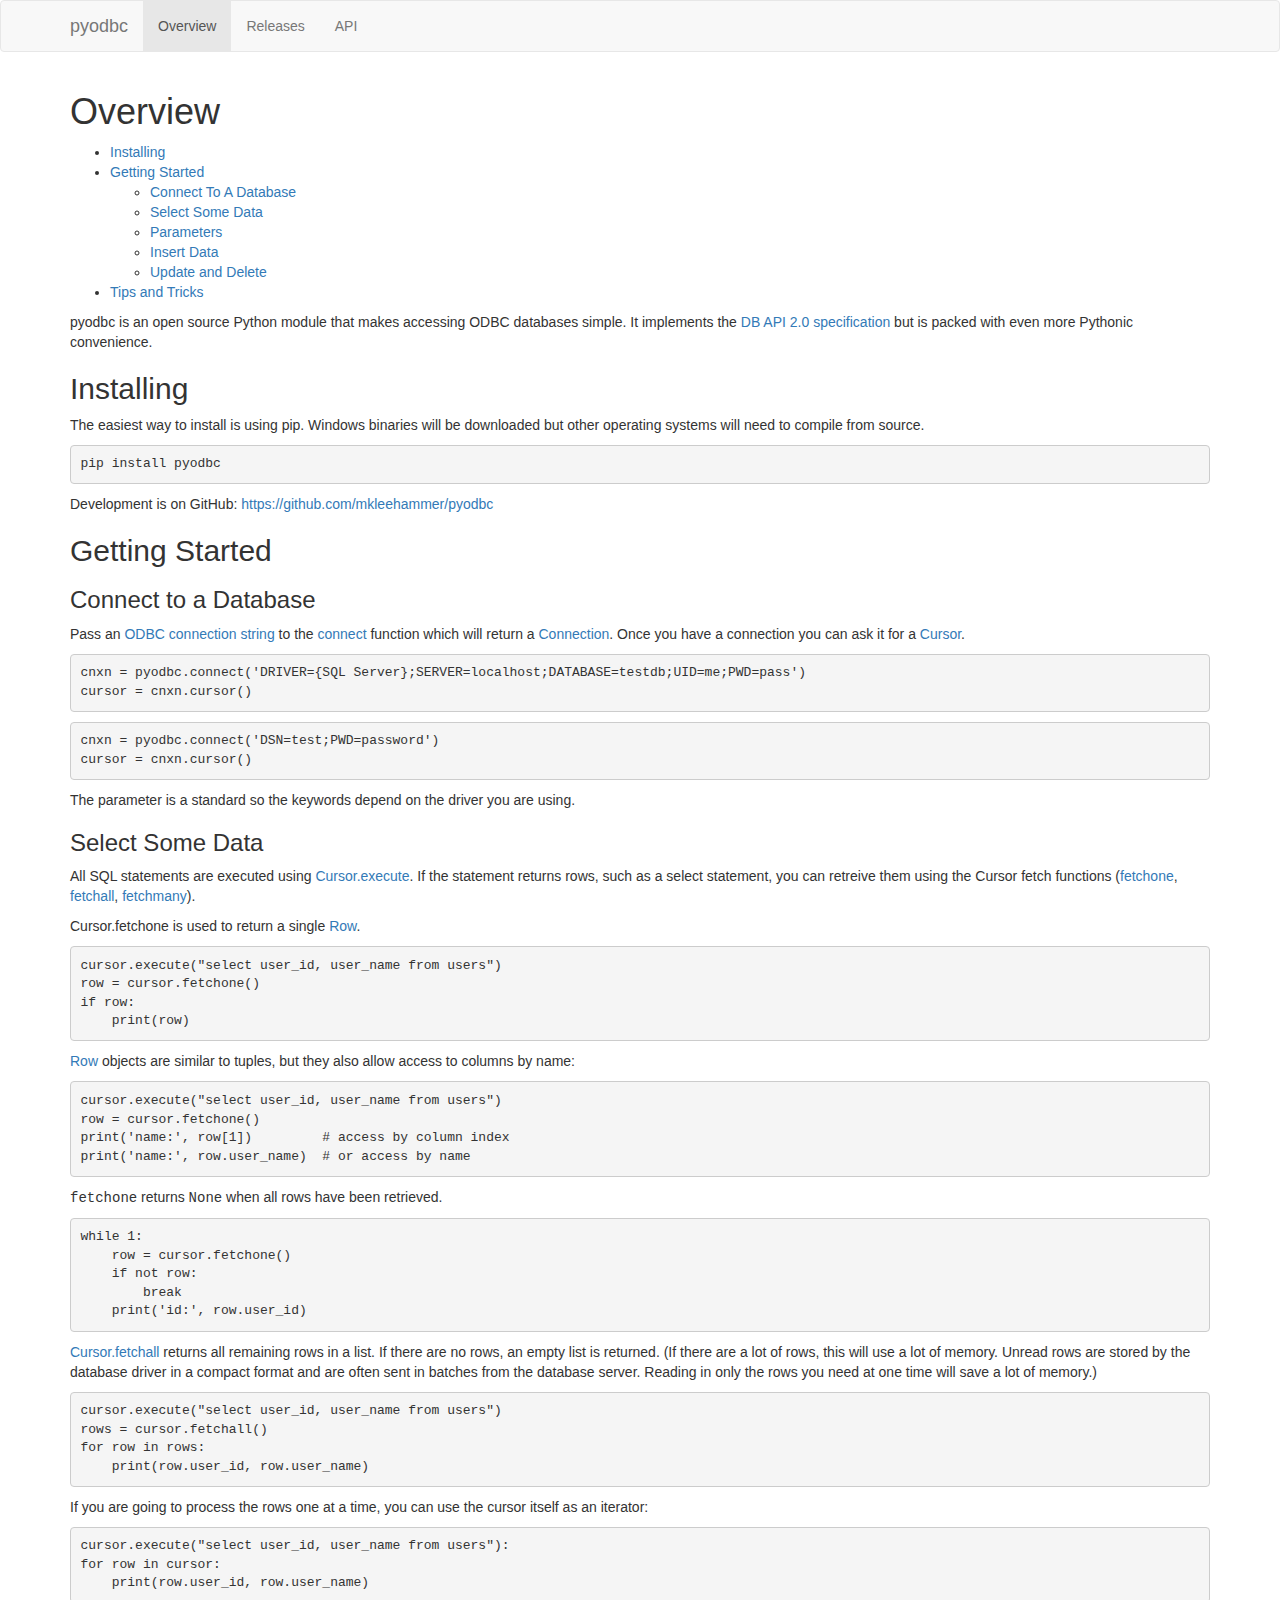
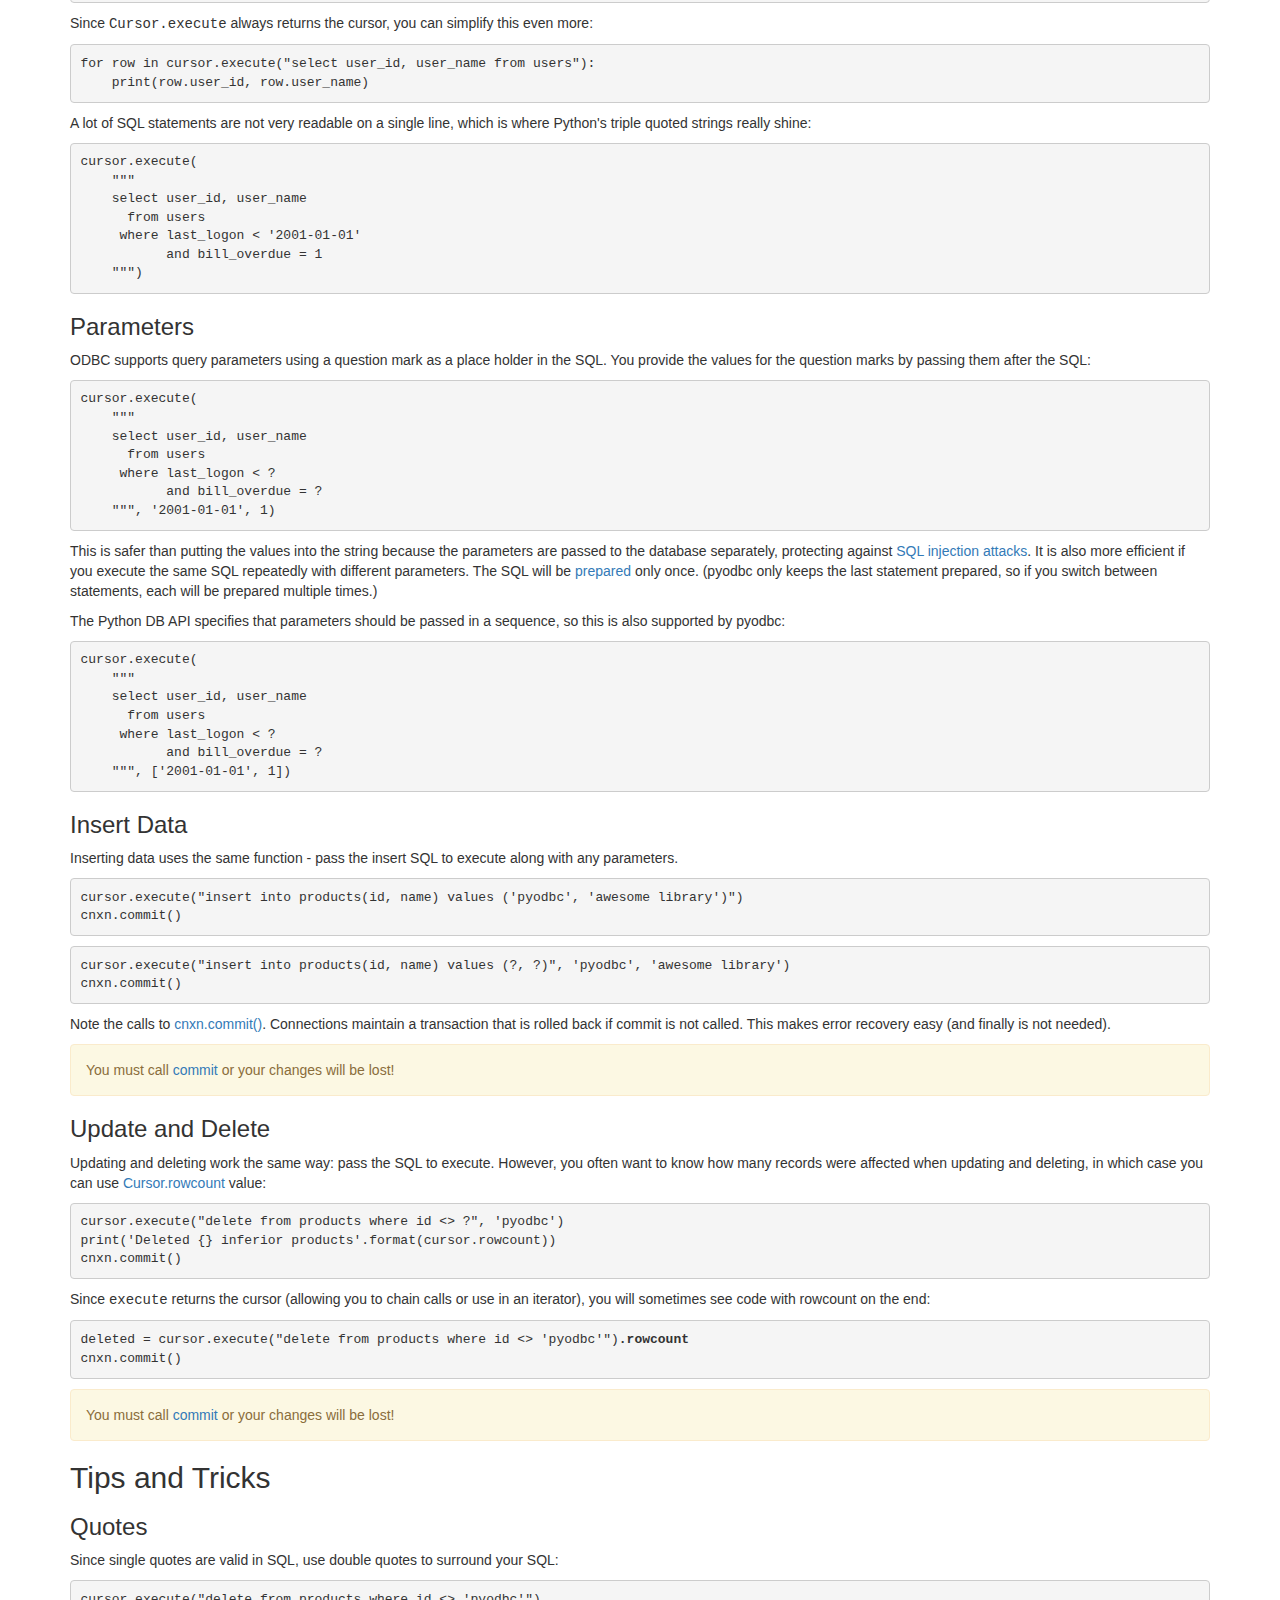
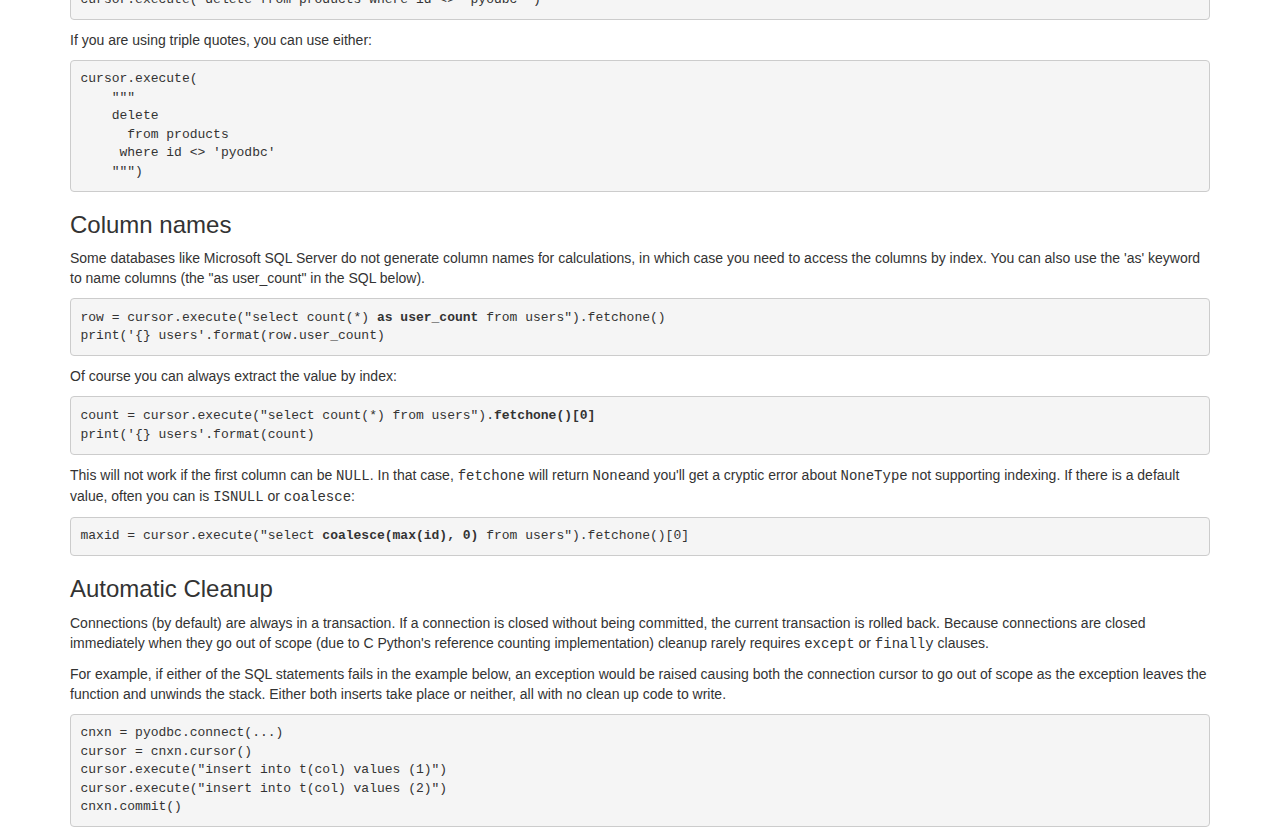
<file: index.html>
<!DOCTYPE html>
<html lang="en">
  <head>
    <meta charset="utf-8">
    <meta http-equiv="X-UA-Compatible" content="IE=edge">
    <meta name="viewport" content="width=device-width, initial-scale=1">
    <title>pyodbc</title>
    <link href="https://maxcdn.bootstrapcdn.com/bootstrap/3.3.4/css/bootstrap.min.css" rel="stylesheet">
  </head>
  <body>

    <div class="navbar navbar-default">
      <div class="container">
        <div class="navbar-header">
          <button class="navbar-toggle collapsed" type="button" data-toggle="collapse" data-target=".bs-navbar-collapse">
            <span class="sr-only">Toggle navigation</span>
            <span class="icon-bar"></span>
            <span class="icon-bar"></span>
            <span class="icon-bar"></span>
          </button>
          <a href="../" class="navbar-brand">pyodbc</a>
        </div>
        <nav class="collapse navbar-collapse bs-navbar-collapse">
          <ul class="nav navbar-nav">
            <li class="active"><a href="index.html">Overview</a></li>
            <li><a href="releases.html">Releases</a></li>
            <li><a href="api.html">API</a></li>
            <!-- <li><a href="faq.html">FAQ</a></li> -->
          </ul>
        </nav>
      </div>
    </div>

    <div class="container">
      <h1>Overview</h1>

      <ul>
        <li><a href="#installing">Installing</a></li>
        <li><a href="#getting-started">Getting Started</a></li>
        <ul>
          <li><a href="#connecting">Connect To A Database</a></li>
          <li><a href="#select">Select Some Data</a></li>
          <li><a href="#params">Parameters</a></li>
          <li><a href="#insert">Insert Data</a></li>
          <li><a href="#update">Update and Delete</a></li>
        </ul>
        <li><a href="#tips">Tips and Tricks</a></li>
      </ul>

      <p>pyodbc is an open source Python module that makes accessing ODBC
        databases simple.  It implements the
        <a href="https://www.python.org/dev/peps/pep-0249/">DB API 2.0
        specification</a> but is packed with even more Pythonic convenience.</p>

      <h2 id="installing">Installing</h2>

      <p>The easiest way to install is using pip.  Windows binaries will be
        downloaded but other operating systems will need to compile from
        source.</p>

      <pre>pip install pyodbc</pre>

      <p>Development is on GitHub:
        <a href="https://github.com/mkleehammer/pyodbc">https://github.com/mkleehammer/pyodbc</a>
      </p>

      <h2 id="getting-started">Getting Started</h2>

      <h3 id="connecting">Connect to a Database</h3>

      <p>Pass an <a href="https://github.com/mkleehammer/pyodbc/wiki">ODBC connection string</a> to
        the <a href="api.html#connect">connect</a> function which will return a <a
        href="api.html#connection">Connection</a>.  Once you have a connection
        you can ask it for a <a href="api.html#cursor">Cursor</a>.</p>

<pre>
cnxn = pyodbc.connect('DRIVER={SQL Server};SERVER=localhost;DATABASE=testdb;UID=me;PWD=pass')
cursor = cnxn.cursor()</pre>

<pre>cnxn = pyodbc.connect('DSN=test;PWD=password')
cursor = cnxn.cursor()</pre>

<p>The parameter is a standard
  so the keywords depend on the driver you are using.</p>

<h3 id="select">Select Some Data</h3>

<p>All SQL statements are executed using <a
href="api.html#cursor_execute">Cursor.execute</a>.  If the statement returns
rows, such as a select statement, you can retreive them using the Cursor fetch
functions (<a href="api.html#cursor_fetchone">fetchone</a>, <a
href="api.html#cursor_fetchall">fetchall</a>, <a
href="api.html#cursor_fetchmany">fetchmany</a>).</p>

<p>Cursor.fetchone is used to return a single <a href="api.html#row">Row</a>.</p>

  <pre>cursor.execute("select user_id, user_name from users")
row = cursor.fetchone()
if row:
    print(row)</pre>

  <p><a href="api.htm.row">Row</a> objects are similar to tuples, but they also
    allow access to columns by name:</p>

    <pre>cursor.execute("select user_id, user_name from users")
row = cursor.fetchone()
print('name:', row[1])         # access by column index
print('name:', row.user_name)  # or access by name</pre>

    <p><tt>fetchone</tt> returns <tt>None</tt> when all rows have been retrieved.</p>

  <pre>while 1:
    row = cursor.fetchone()
    if not row:
        break
    print('id:', row.user_id)</pre>

  <p><a href="api.html#cursor_fetchall">Cursor.fetchall</a> returns all
remaining rows in a list.  If there are no rows, an empty list is returned.  (If
there are a lot of rows, this will use a lot of memory.  Unread rows are stored
by the database driver in a compact format and are often sent in batches from
the database server.  Reading in only the rows you need at one time will save a
lot of memory.)</p>

    <pre>cursor.execute("select user_id, user_name from users")
rows = cursor.fetchall()
for row in rows:
    print(row.user_id, row.user_name)</pre>

    <p>If you are going to process the rows one at a time, you can use the
      cursor itself as an iterator:</p>

  <pre>cursor.execute("select user_id, user_name from users"):
for row in cursor:
    print(row.user_id, row.user_name)</pre>

  <p>Since <tt>Cursor.execute</tt> always returns the cursor, you can simplify
    this even more:</p>

<pre>for row in cursor.execute("select user_id, user_name from users"):
    print(row.user_id, row.user_name)</pre>

<p>A lot of SQL statements are not very readable on a single line, which is
  where Python's triple quoted strings really shine:</p>

  <pre>cursor.execute(
    """
    select user_id, user_name
      from users
     where last_logon < '2001-01-01'
           and bill_overdue = 1
    """)</pre>

  <h3 id="params">Parameters</h3>

  <p>ODBC supports query parameters using a question mark as a place holder in the
    SQL.  You provide the values for the question marks by passing them after
    the SQL:</p>

<pre>cursor.execute(
    """
    select user_id, user_name
      from users
     where last_logon < ?
           and bill_overdue = ?
    """, '2001-01-01', 1)</pre>

<p>This is safer than putting the values into the string because the parameters
  are passed to the database separately, protecting against
  <a href="http://en.wikipedia.org/wiki/SQL_injection">SQL injection attacks</a>.
  It is also more efficient if you execute the same SQL repeatedly with different
  parameters.  The SQL will be
  <a href="http://en.wikipedia.org/wiki/Prepared_statements#Parameterized_statements">
    prepared</a> only once.  (pyodbc only keeps the last statement prepared, so if you
  switch between statements, each will be prepared multiple times.)</p>

<p>The Python DB API specifies that parameters should be passed in a sequence,
  so this is also supported by pyodbc:</p>

  <pre>cursor.execute(
    """
    select user_id, user_name
      from users
     where last_logon < ?
           and bill_overdue = ?
    """, ['2001-01-01', 1])</pre>

<h3 id="insert">Insert Data</h3>

<p>Inserting data uses the same function - pass the insert SQL to execute along with any parameters.</p>

  <pre>cursor.execute("insert into products(id, name) values ('pyodbc', 'awesome library')")
cnxn.commit()</pre>

    <pre>cursor.execute("insert into products(id, name) values (?, ?)", 'pyodbc', 'awesome library')
cnxn.commit()</pre>

    <p>Note the calls to <a href="api.html#connection_commit">cnxn.commit()</a>.
       Connections maintain a transaction that is rolled back if commit is not
      called.  This makes error recovery easy (and finally is not needed).</p>

    <div class="alert alert-warning">
      You must call <a href="api.html#connection_commit">commit</a> or your changes will be lost!
    </div>

    <h3 id="update">Update and Delete</h3>

    <p>Updating and deleting work the same way: pass the SQL to execute.
However, you often want to know how many records were affected when updating and
deleting, in which case you can use <a
href="api.html#cursor_rowcount">Cursor.rowcount</a> value:</p>

  <pre>cursor.execute("delete from products where id <> ?", 'pyodbc')
print('Deleted {} inferior products'.format(cursor.rowcount))
cnxn.commit()</pre>

  <p>Since <tt>execute</tt> returns the cursor (allowing you to chain calls or
  use in an iterator), you will sometimes see code with
    rowcount on the end:</p>

<pre>deleted = cursor.execute("delete from products where id <> 'pyodbc'")<b>.rowcount</b>
cnxn.commit()</pre>

  <div class="alert alert-warning">
    You must call <a href="api.html#connection_commit">commit</a> or your changes will be lost!
  </div>

  <h2 id="tips">Tips and Tricks</h2>

  <h3>Quotes</h3>

  <p>Since single quotes are valid in SQL, use double quotes to surround your SQL:</p>

  <pre>cursor.execute("delete from products where id <> 'pyodbc'")</pre>

  <p>If you are using triple quotes, you can use either:</p>

    <pre>cursor.execute(
    """
    delete
      from products
     where id <> 'pyodbc'
    """)</pre>

    <h3>Column names</h3>

    <p>Some databases like Microsoft SQL Server do not generate column names for
calculations, in which case you need to access the columns by index.  You can
also use the 'as' keyword to name columns (the "as user_count" in the SQL
below).</p>

    <pre>row = cursor.execute("select count(*) <b>as user_count</b> from users").fetchone()
print('{} users'.format(row.user_count)</pre>

    <p>Of course you can always extract the value by index:</p>

    <pre>count = cursor.execute("select count(*) from users").<b>fetchone()[0]</b>
print('{} users'.format(count)</pre>

    <p>This will not work if the first column can be <tt>NULL</tt>.  In that
      case, <tt>fetchone</tt> will return <tt>None</tt>and you'll get a cryptic
      error about <tt>NoneType</tt> not supporting indexing.  If there is a
      default value, often you can is <tt>ISNULL</tt> or <tt>coalesce</tt>:</p>

<pre>maxid = cursor.execute("select <b>coalesce(max(id), 0)</b> from users").fetchone()[0]</pre>

<h3>Automatic Cleanup</h3>

<p>Connections (by default) are always in a transaction.  If a connection is
  closed without being committed, the current transaction is rolled back.
  Because connections are closed immediately when they go out of scope (due to C
  Python's reference counting implementation) cleanup rarely requires
  <tt>except</tt> or <tt>finally</tt> clauses.</p>

<p>For example, if either of the SQL statements fails in the example below, an
  exception would be raised causing both the connection cursor to go out of
  scope as the exception leaves the function and unwinds the stack.  Either both
  inserts take place or neither, all with no clean up code to write.</p>

<pre>cnxn = pyodbc.connect(...)
cursor = cnxn.cursor()
cursor.execute("insert into t(col) values (1)")
cursor.execute("insert into t(col) values (2)")
cnxn.commit()</pre>

    </div>

    <script src="https://ajax.googleapis.com/ajax/libs/jquery/1.11.2/jquery.min.js"></script>
    <script src="https://maxcdn.bootstrapcdn.com/bootstrap/3.3.4/js/bootstrap.min.js"></script>
  </body>
</html>
</file>
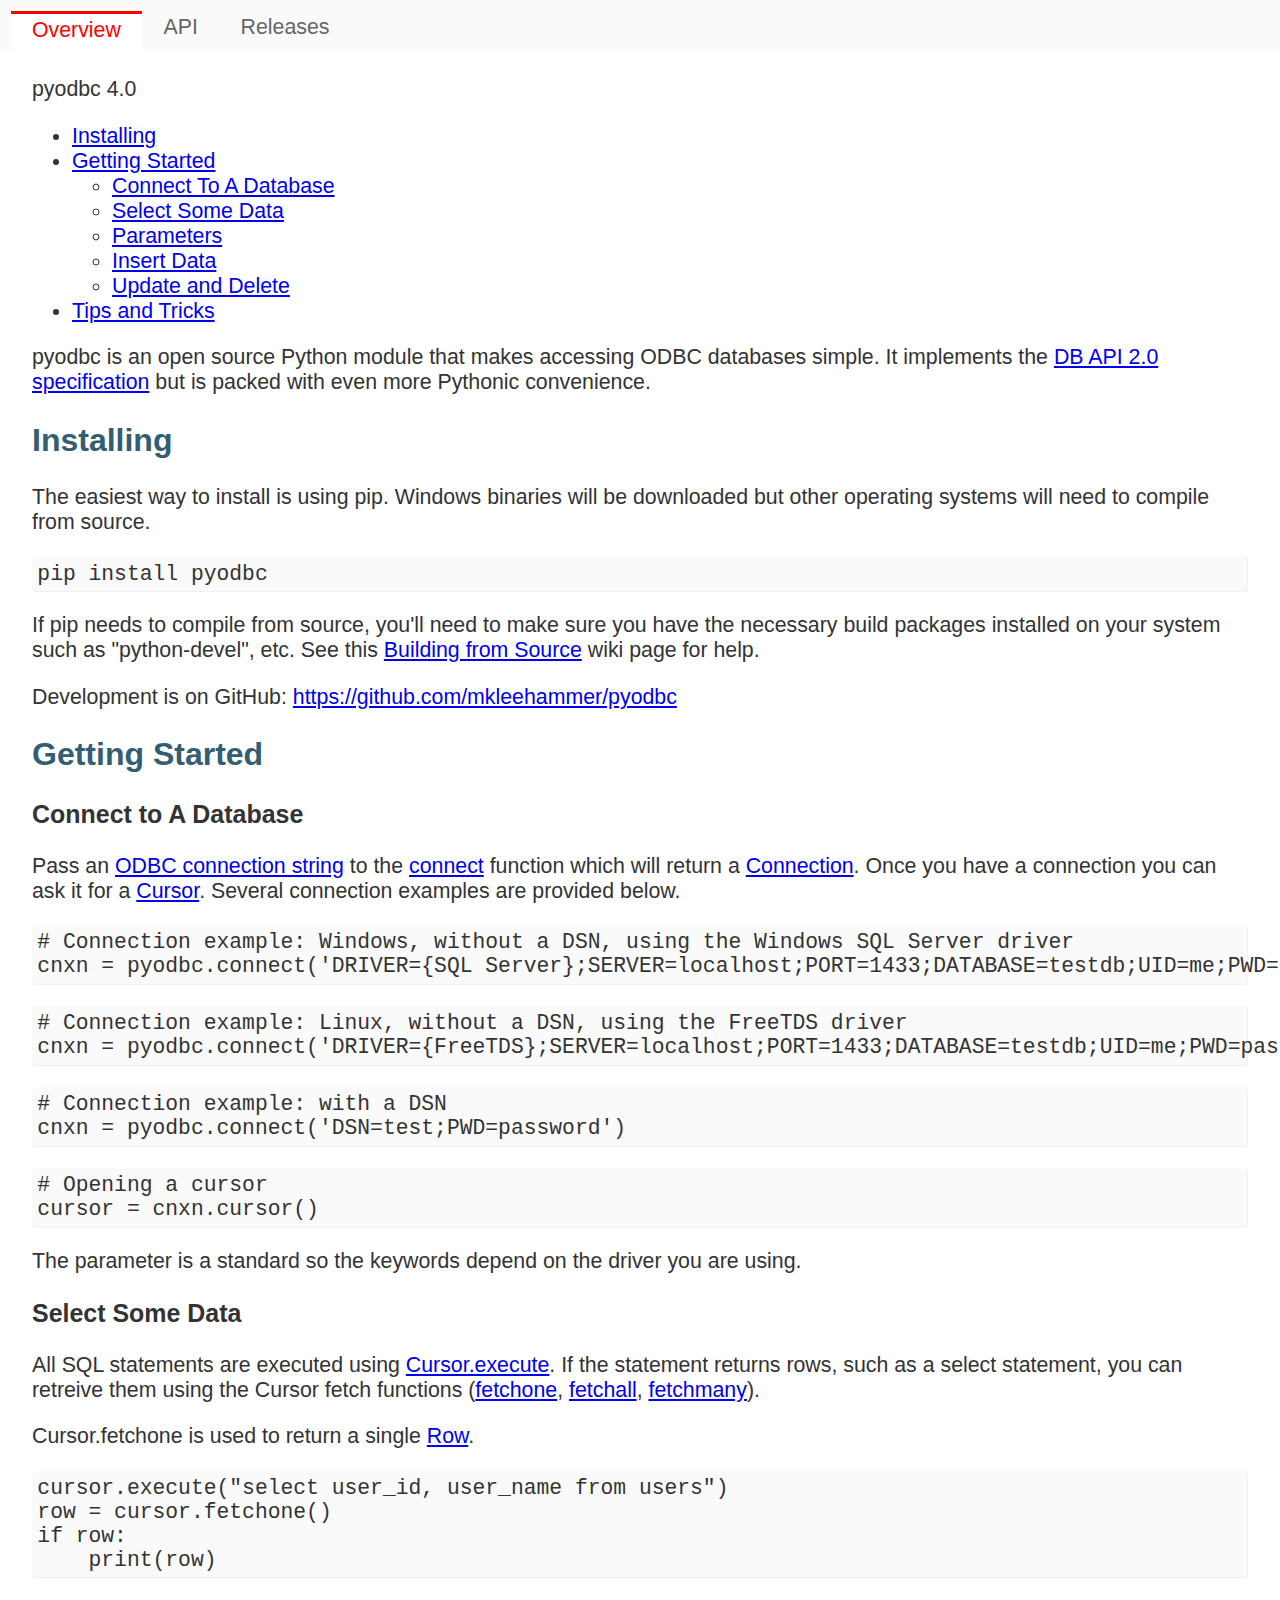
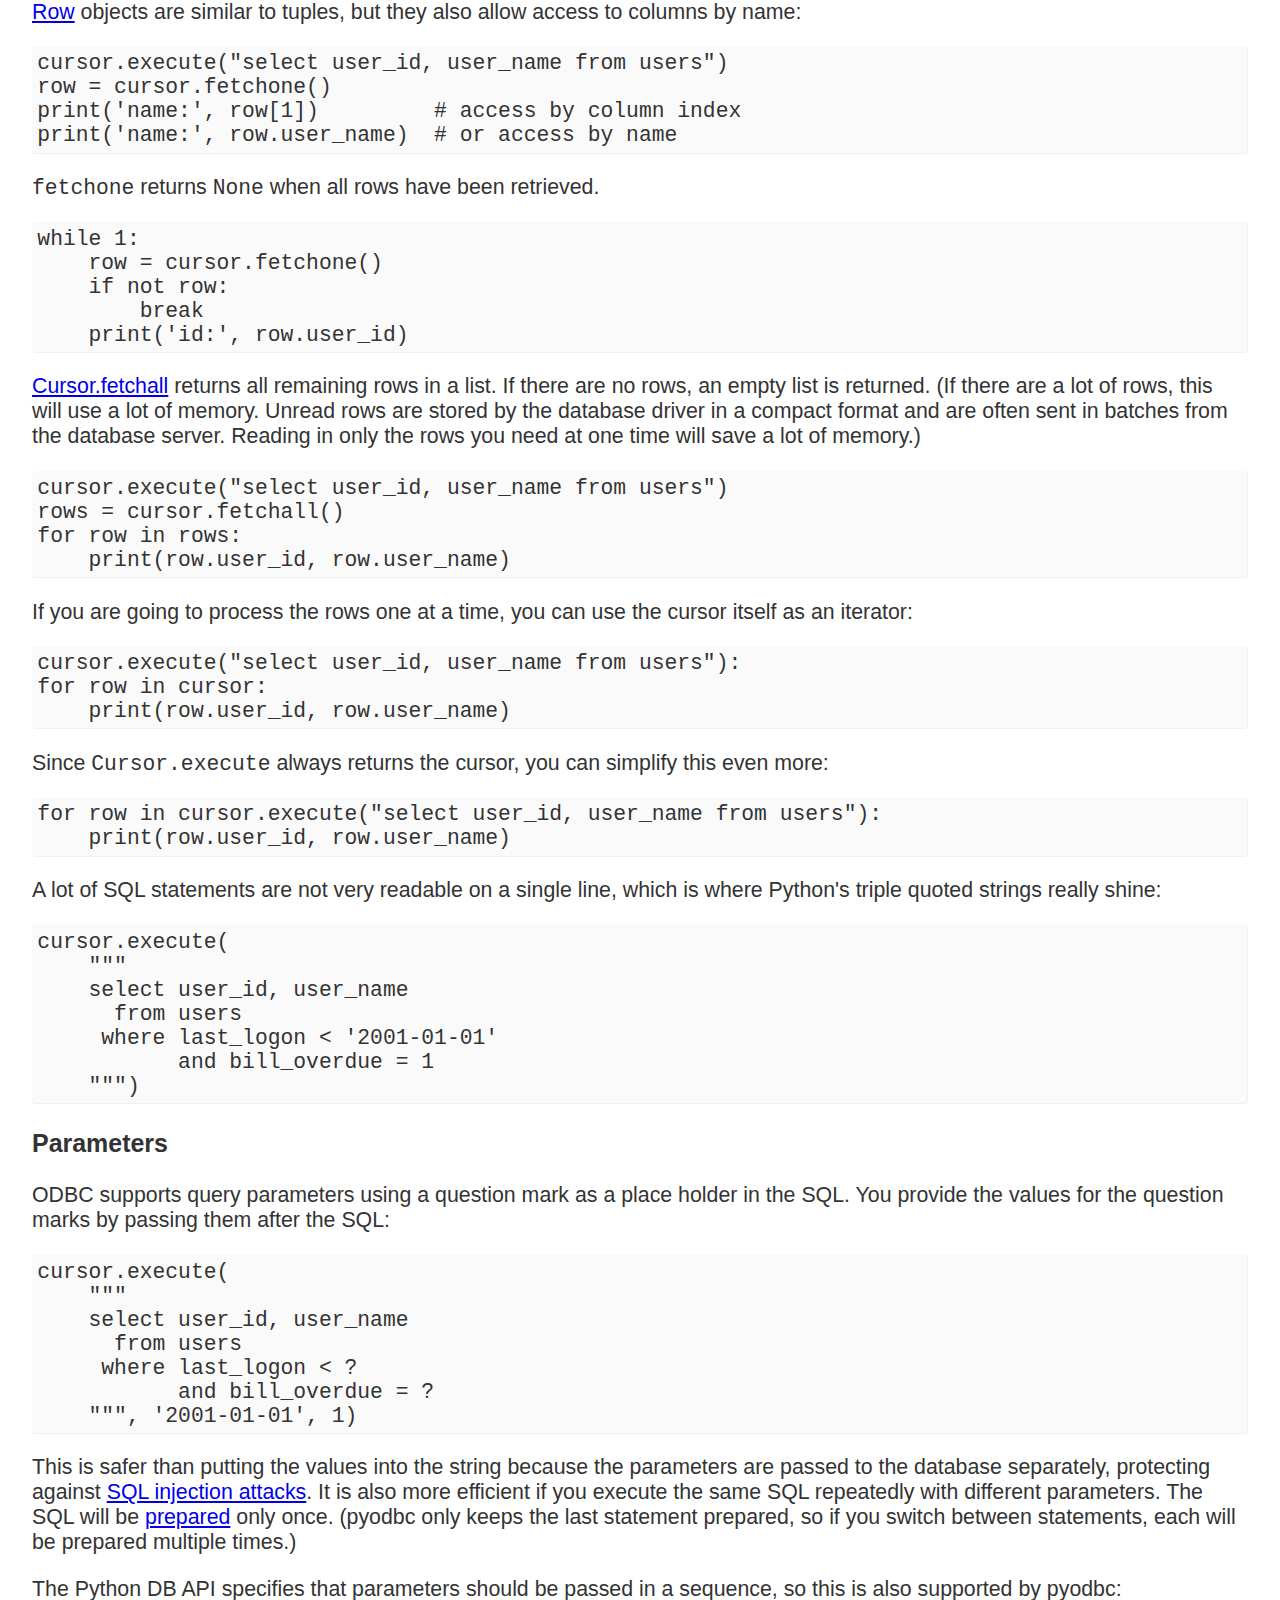
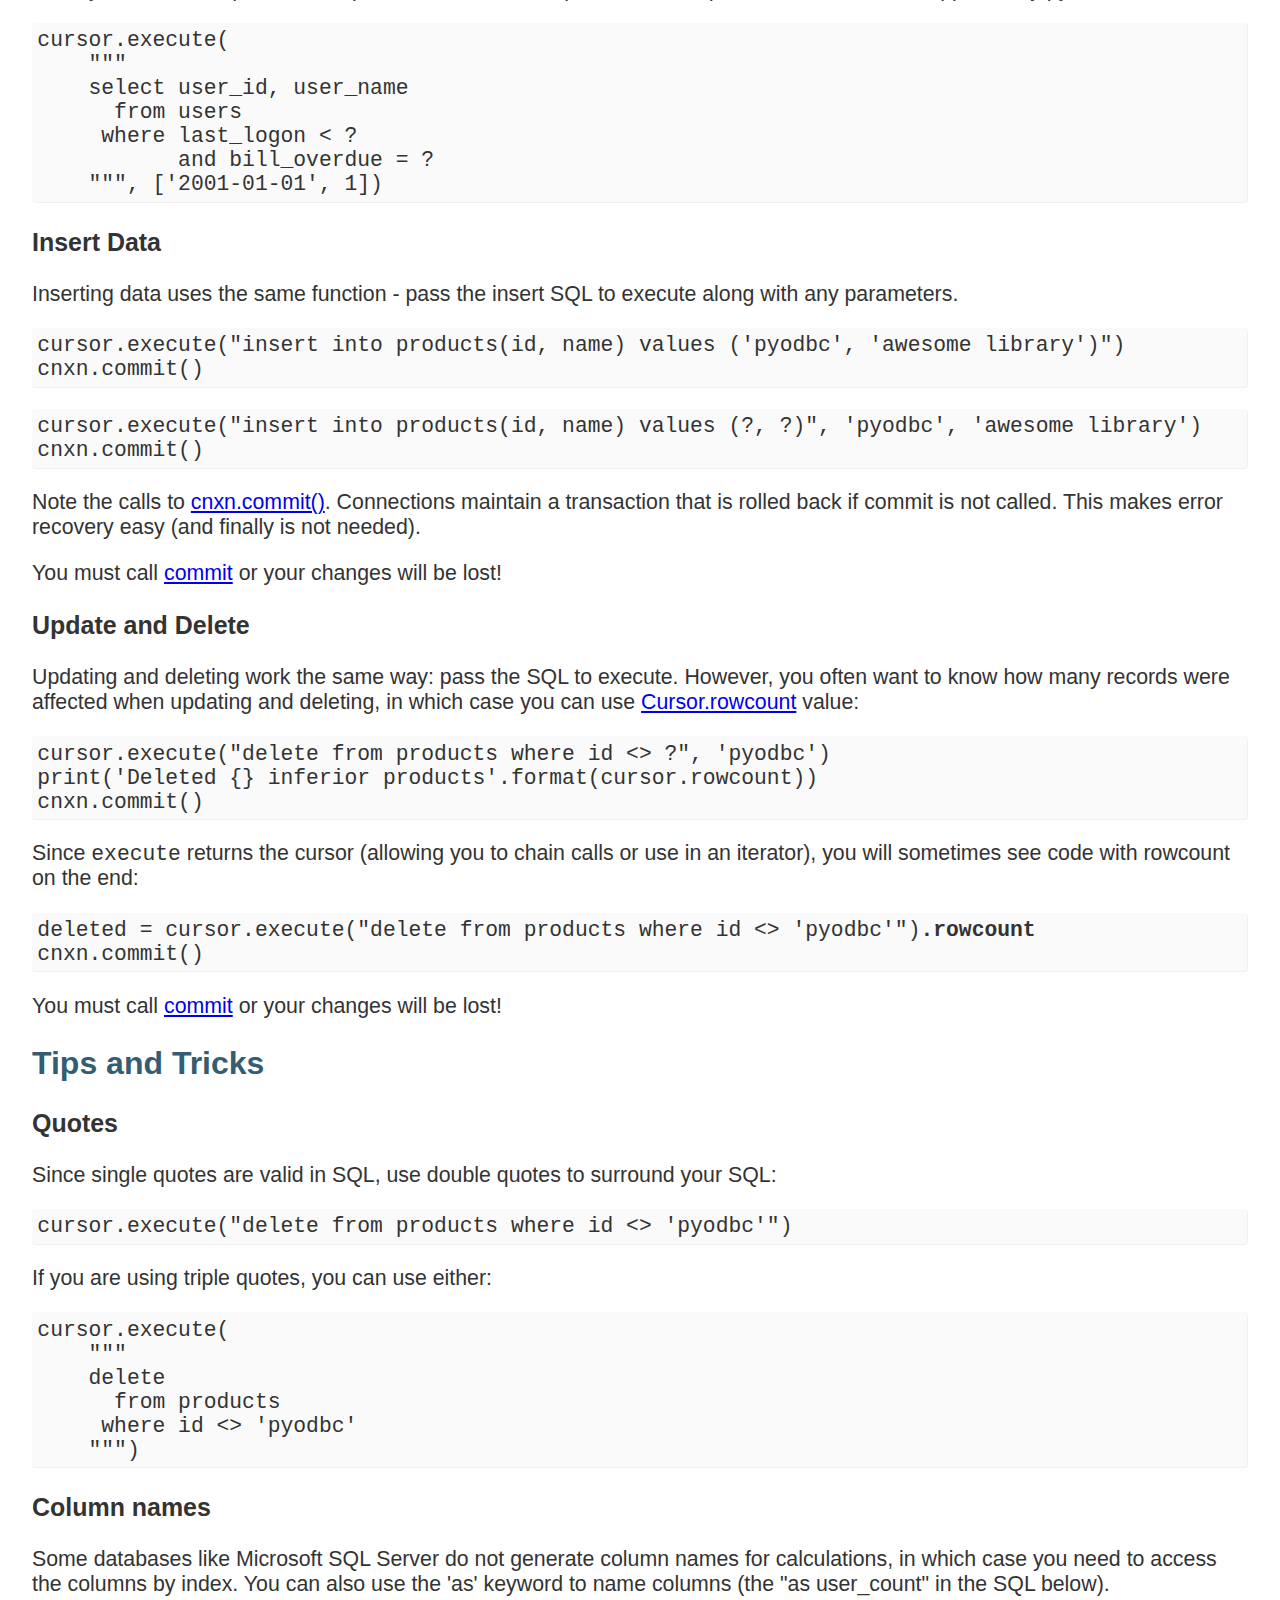
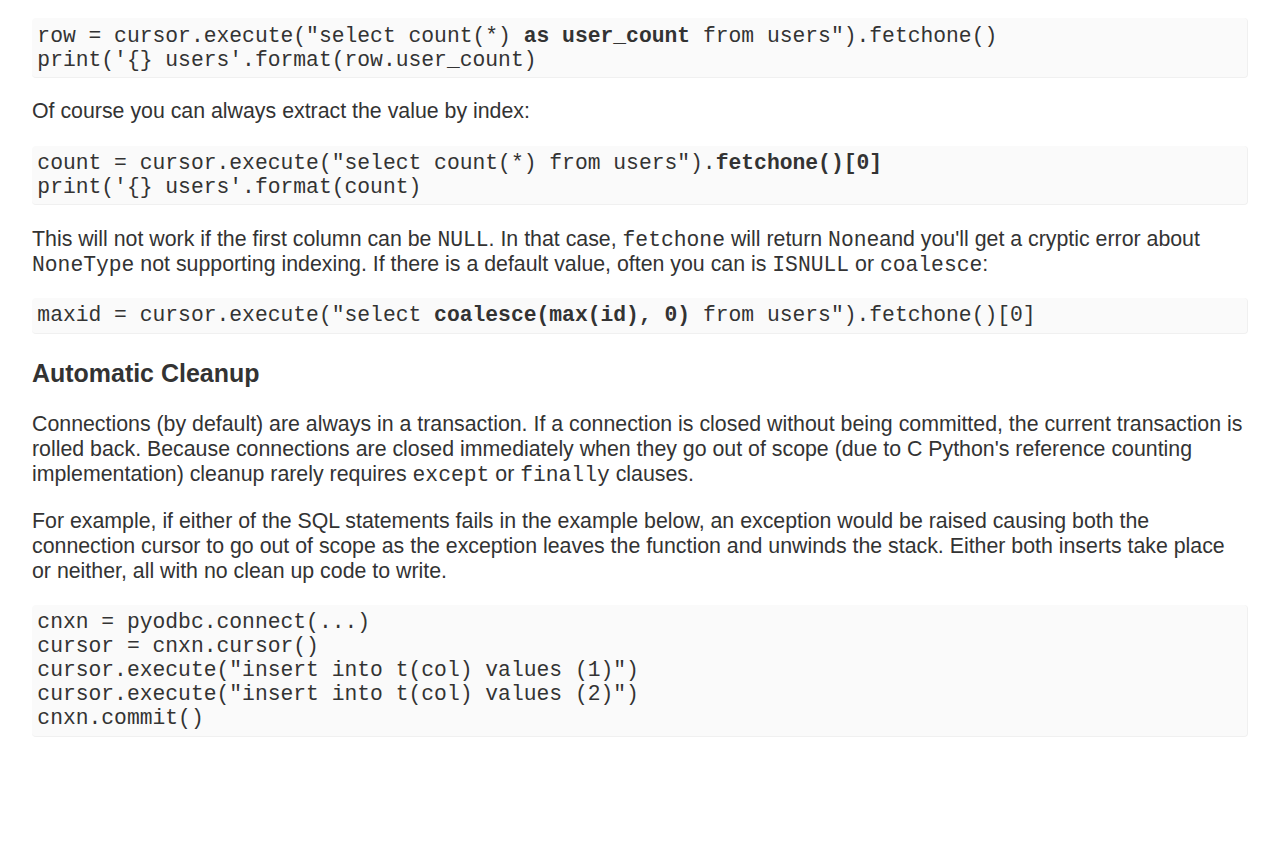
<file: docs/index.html>
<!DOCTYPE html>
<html lang="en">
  <head>
    <meta charset="utf-8">
    <meta http-equiv="X-UA-Compatible" content="IE=edge">
    <meta name="viewport" content="width=device-width, initial-scale=1">
    <title>pyodbc</title>
    <link href="styles.css" rel="stylesheet">
  </head>
  <body>

    <div class="navbar">
      <div class="active"><a href="index.html">Overview</a></div>
      <div><a href="api-module.html">API</a></div>
      <div><a href="releases.html">Releases</a></div>
      <!-- <li><a href="faq.html">FAQ</a></li> -->
    </div>

    <div class="container">

      <p>pyodbc 4.0</p>

      <ul>
        <li><a href="#installing">Installing</a></li>
        <li><a href="#getting-started">Getting Started</a></li>
        <ul>
          <li><a href="#connecting">Connect To A Database</a></li>
          <li><a href="#select">Select Some Data</a></li>
          <li><a href="#params">Parameters</a></li>
          <li><a href="#insert">Insert Data</a></li>
          <li><a href="#update">Update and Delete</a></li>
        </ul>
        <li><a href="#tips">Tips and Tricks</a></li>
      </ul>

      <p>pyodbc is an open source Python module that makes accessing ODBC
        databases simple.  It implements the
        <a href="https://www.python.org/dev/peps/pep-0249/">DB API 2.0
        specification</a> but is packed with even more Pythonic convenience.</p>

      <h2 id="installing">Installing</h2>

      <p>The easiest way to install is using pip.  Windows binaries will be
        downloaded but other operating systems will need to compile from
        source.</p>

      <pre>pip install pyodbc</pre>

      <p>If pip needs to compile from source, you'll need to make sure you have
        the necessary build packages installed on your system such as "python-devel", etc.  See this
        <a href="https://github.com/mkleehammer/pyodbc/wiki/Building-pyodbc-from-source">Building from Source</a> wiki
        page for help.</p>

      <p>Development is on GitHub:
        <a href="https://github.com/mkleehammer/pyodbc">https://github.com/mkleehammer/pyodbc</a>
      </p>

      <h2 id="getting-started">Getting Started</h2>

      <h3 id="connecting">Connect to A Database</h3>

      <p>Pass an <a href="https://github.com/mkleehammer/pyodbc/wiki">ODBC connection string</a> to
        the <a href="api.html#connect">connect</a> function which will return a <a
        href="api.html#connection">Connection</a>.  Once you have a connection
        you can ask it for a <a href="api.html#cursor">Cursor</a>. Several connection examples
        are provided below.</p>

<pre>
# Connection example: Windows, without a DSN, using the Windows SQL Server driver
cnxn = pyodbc.connect('DRIVER={SQL Server};SERVER=localhost;PORT=1433;DATABASE=testdb;UID=me;PWD=pass')
</pre>

<pre>
# Connection example: Linux, without a DSN, using the FreeTDS driver
cnxn = pyodbc.connect('DRIVER={FreeTDS};SERVER=localhost;PORT=1433;DATABASE=testdb;UID=me;PWD=pass;TDS_Version=7.0')
</pre>

<pre>
# Connection example: with a DSN
cnxn = pyodbc.connect('DSN=test;PWD=password')
</pre>

<pre>
# Opening a cursor
cursor = cnxn.cursor()
</pre>

<p>The parameter is a standard
  so the keywords depend on the driver you are using.</p>

<h3 id="select">Select Some Data</h3>

<p>All SQL statements are executed using <a
href="api.html#cursor_execute">Cursor.execute</a>.  If the statement returns
rows, such as a select statement, you can retreive them using the Cursor fetch
functions (<a href="api.html#cursor_fetchone">fetchone</a>, <a
href="api.html#cursor_fetchall">fetchall</a>, <a
href="api.html#cursor_fetchmany">fetchmany</a>).</p>

<p>Cursor.fetchone is used to return a single <a href="api.html#row">Row</a>.</p>

  <pre>cursor.execute("select user_id, user_name from users")
row = cursor.fetchone()
if row:
    print(row)</pre>

  <p><a href="api.htm.row">Row</a> objects are similar to tuples, but they also
    allow access to columns by name:</p>

    <pre>cursor.execute("select user_id, user_name from users")
row = cursor.fetchone()
print('name:', row[1])         # access by column index
print('name:', row.user_name)  # or access by name</pre>

    <p><tt>fetchone</tt> returns <tt>None</tt> when all rows have been retrieved.</p>

  <pre>while 1:
    row = cursor.fetchone()
    if not row:
        break
    print('id:', row.user_id)</pre>

  <p><a href="api.html#cursor_fetchall">Cursor.fetchall</a> returns all
remaining rows in a list.  If there are no rows, an empty list is returned.  (If
there are a lot of rows, this will use a lot of memory.  Unread rows are stored
by the database driver in a compact format and are often sent in batches from
the database server.  Reading in only the rows you need at one time will save a
lot of memory.)</p>

    <pre>cursor.execute("select user_id, user_name from users")
rows = cursor.fetchall()
for row in rows:
    print(row.user_id, row.user_name)</pre>

    <p>If you are going to process the rows one at a time, you can use the
      cursor itself as an iterator:</p>

  <pre>cursor.execute("select user_id, user_name from users"):
for row in cursor:
    print(row.user_id, row.user_name)</pre>

  <p>Since <tt>Cursor.execute</tt> always returns the cursor, you can simplify
    this even more:</p>

<pre>for row in cursor.execute("select user_id, user_name from users"):
    print(row.user_id, row.user_name)</pre>

<p>A lot of SQL statements are not very readable on a single line, which is
  where Python's triple quoted strings really shine:</p>

  <pre>cursor.execute(
    """
    select user_id, user_name
      from users
     where last_logon < '2001-01-01'
           and bill_overdue = 1
    """)</pre>

  <h3 id="params">Parameters</h3>

  <p>ODBC supports query parameters using a question mark as a place holder in the
    SQL.  You provide the values for the question marks by passing them after
    the SQL:</p>

<pre>cursor.execute(
    """
    select user_id, user_name
      from users
     where last_logon < ?
           and bill_overdue = ?
    """, '2001-01-01', 1)</pre>

<p>This is safer than putting the values into the string because the parameters
  are passed to the database separately, protecting against
  <a href="http://en.wikipedia.org/wiki/SQL_injection">SQL injection attacks</a>.
  It is also more efficient if you execute the same SQL repeatedly with different
  parameters.  The SQL will be
  <a href="http://en.wikipedia.org/wiki/Prepared_statements#Parameterized_statements">
    prepared</a> only once.  (pyodbc only keeps the last statement prepared, so if you
  switch between statements, each will be prepared multiple times.)</p>

<p>The Python DB API specifies that parameters should be passed in a sequence,
  so this is also supported by pyodbc:</p>

  <pre>cursor.execute(
    """
    select user_id, user_name
      from users
     where last_logon < ?
           and bill_overdue = ?
    """, ['2001-01-01', 1])</pre>

<h3 id="insert">Insert Data</h3>

<p>Inserting data uses the same function - pass the insert SQL to execute along with any parameters.</p>

  <pre>cursor.execute("insert into products(id, name) values ('pyodbc', 'awesome library')")
cnxn.commit()</pre>

    <pre>cursor.execute("insert into products(id, name) values (?, ?)", 'pyodbc', 'awesome library')
cnxn.commit()</pre>

    <p>Note the calls to <a href="api.html#connection_commit">cnxn.commit()</a>.
       Connections maintain a transaction that is rolled back if commit is not
      called.  This makes error recovery easy (and finally is not needed).</p>

    <div class="alert alert-warning">
      You must call <a href="api.html#connection_commit">commit</a> or your changes will be lost!
    </div>

    <h3 id="update">Update and Delete</h3>

    <p>Updating and deleting work the same way: pass the SQL to execute.
However, you often want to know how many records were affected when updating and
deleting, in which case you can use <a
href="api.html#cursor_rowcount">Cursor.rowcount</a> value:</p>

  <pre>cursor.execute("delete from products where id <> ?", 'pyodbc')
print('Deleted {} inferior products'.format(cursor.rowcount))
cnxn.commit()</pre>

  <p>Since <tt>execute</tt> returns the cursor (allowing you to chain calls or
  use in an iterator), you will sometimes see code with
    rowcount on the end:</p>

<pre>deleted = cursor.execute("delete from products where id <> 'pyodbc'")<b>.rowcount</b>
cnxn.commit()</pre>

  <div class="alert alert-warning">
    You must call <a href="api.html#connection_commit">commit</a> or your changes will be lost!
  </div>

  <h2 id="tips">Tips and Tricks</h2>

  <h3>Quotes</h3>

  <p>Since single quotes are valid in SQL, use double quotes to surround your SQL:</p>

  <pre>cursor.execute("delete from products where id <> 'pyodbc'")</pre>

  <p>If you are using triple quotes, you can use either:</p>

    <pre>cursor.execute(
    """
    delete
      from products
     where id <> 'pyodbc'
    """)</pre>

    <h3>Column names</h3>

    <p>Some databases like Microsoft SQL Server do not generate column names for
calculations, in which case you need to access the columns by index.  You can
also use the 'as' keyword to name columns (the "as user_count" in the SQL
below).</p>

    <pre>row = cursor.execute("select count(*) <b>as user_count</b> from users").fetchone()
print('{} users'.format(row.user_count)</pre>

    <p>Of course you can always extract the value by index:</p>

    <pre>count = cursor.execute("select count(*) from users").<b>fetchone()[0]</b>
print('{} users'.format(count)</pre>

    <p>This will not work if the first column can be <tt>NULL</tt>.  In that
      case, <tt>fetchone</tt> will return <tt>None</tt>and you'll get a cryptic
      error about <tt>NoneType</tt> not supporting indexing.  If there is a
      default value, often you can is <tt>ISNULL</tt> or <tt>coalesce</tt>:</p>

<pre>maxid = cursor.execute("select <b>coalesce(max(id), 0)</b> from users").fetchone()[0]</pre>

<h3>Automatic Cleanup</h3>

<p>Connections (by default) are always in a transaction.  If a connection is
  closed without being committed, the current transaction is rolled back.
  Because connections are closed immediately when they go out of scope (due to C
  Python's reference counting implementation) cleanup rarely requires
  <tt>except</tt> or <tt>finally</tt> clauses.</p>

<p>For example, if either of the SQL statements fails in the example below, an
  exception would be raised causing both the connection cursor to go out of
  scope as the exception leaves the function and unwinds the stack.  Either both
  inserts take place or neither, all with no clean up code to write.</p>

<pre>cnxn = pyodbc.connect(...)
cursor = cnxn.cursor()
cursor.execute("insert into t(col) values (1)")
cursor.execute("insert into t(col) values (2)")
cnxn.commit()</pre>

    </div>
  </body>
</html>
</file>
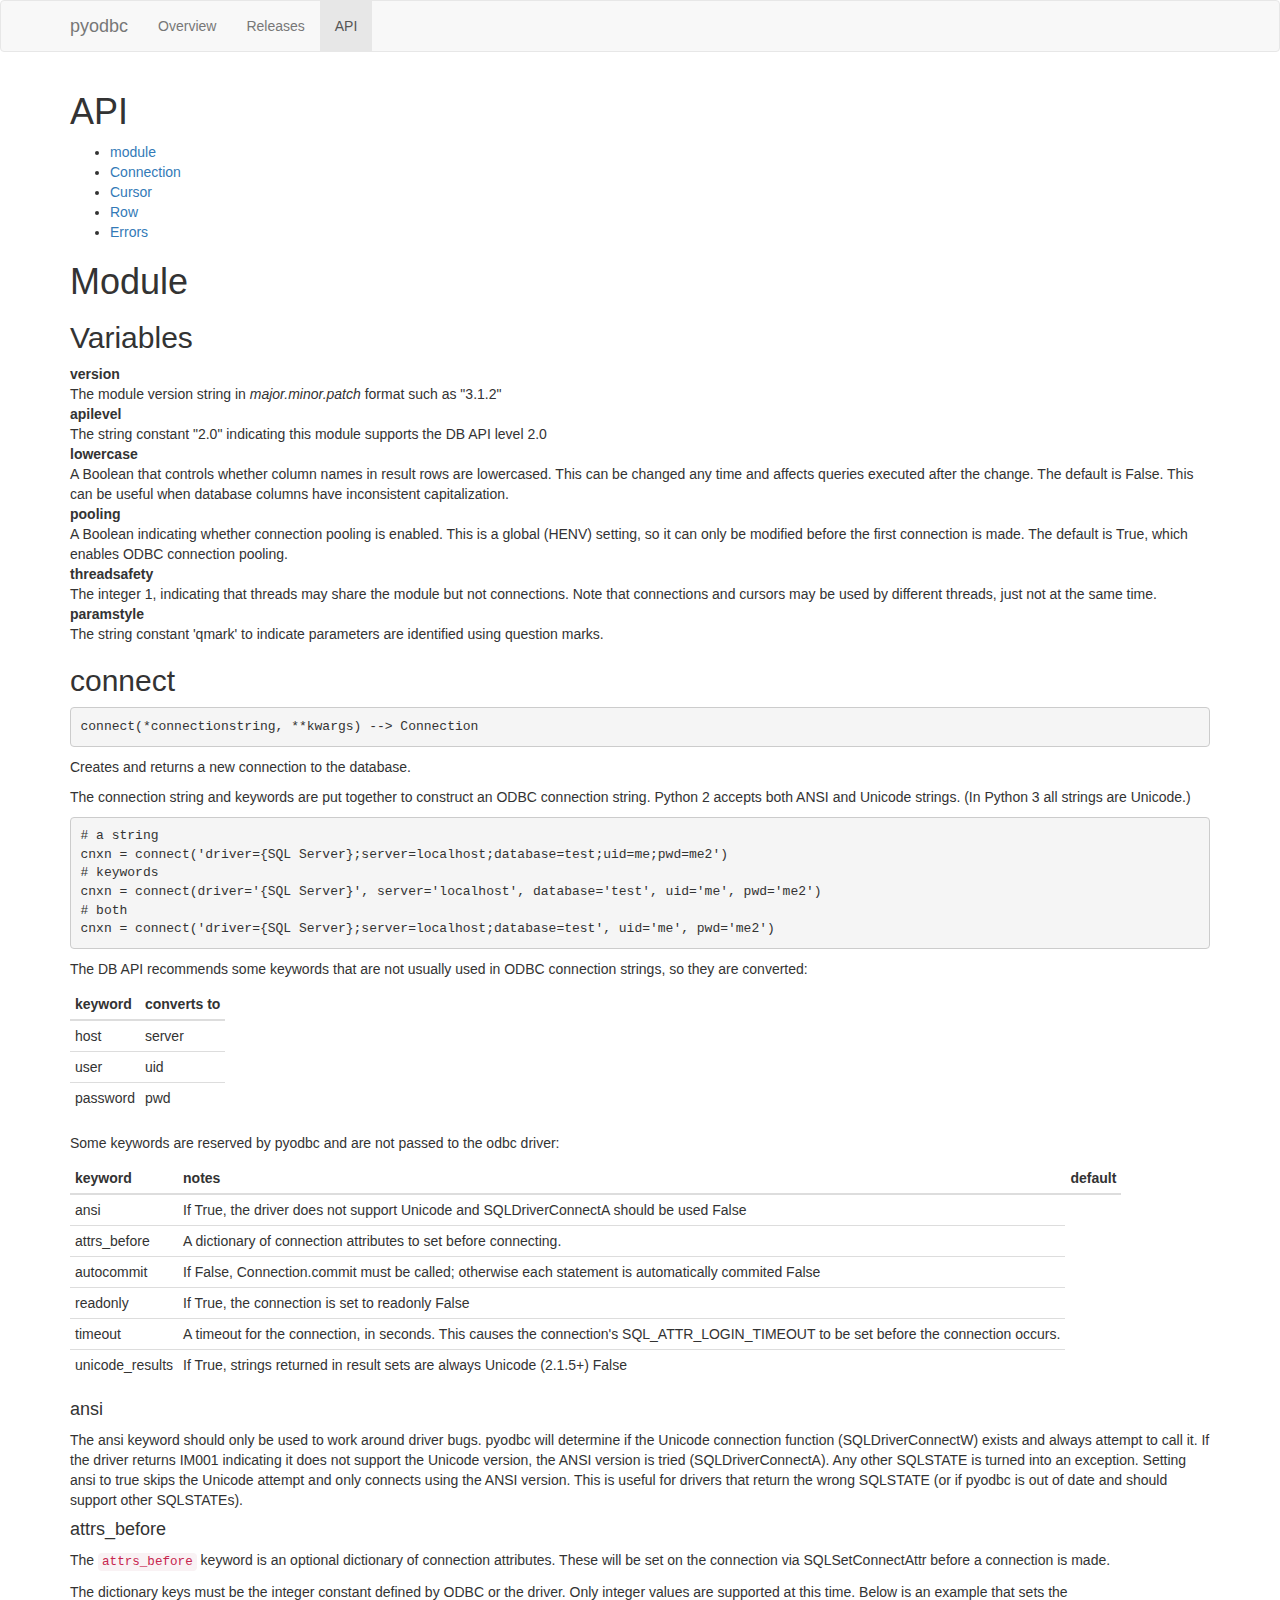
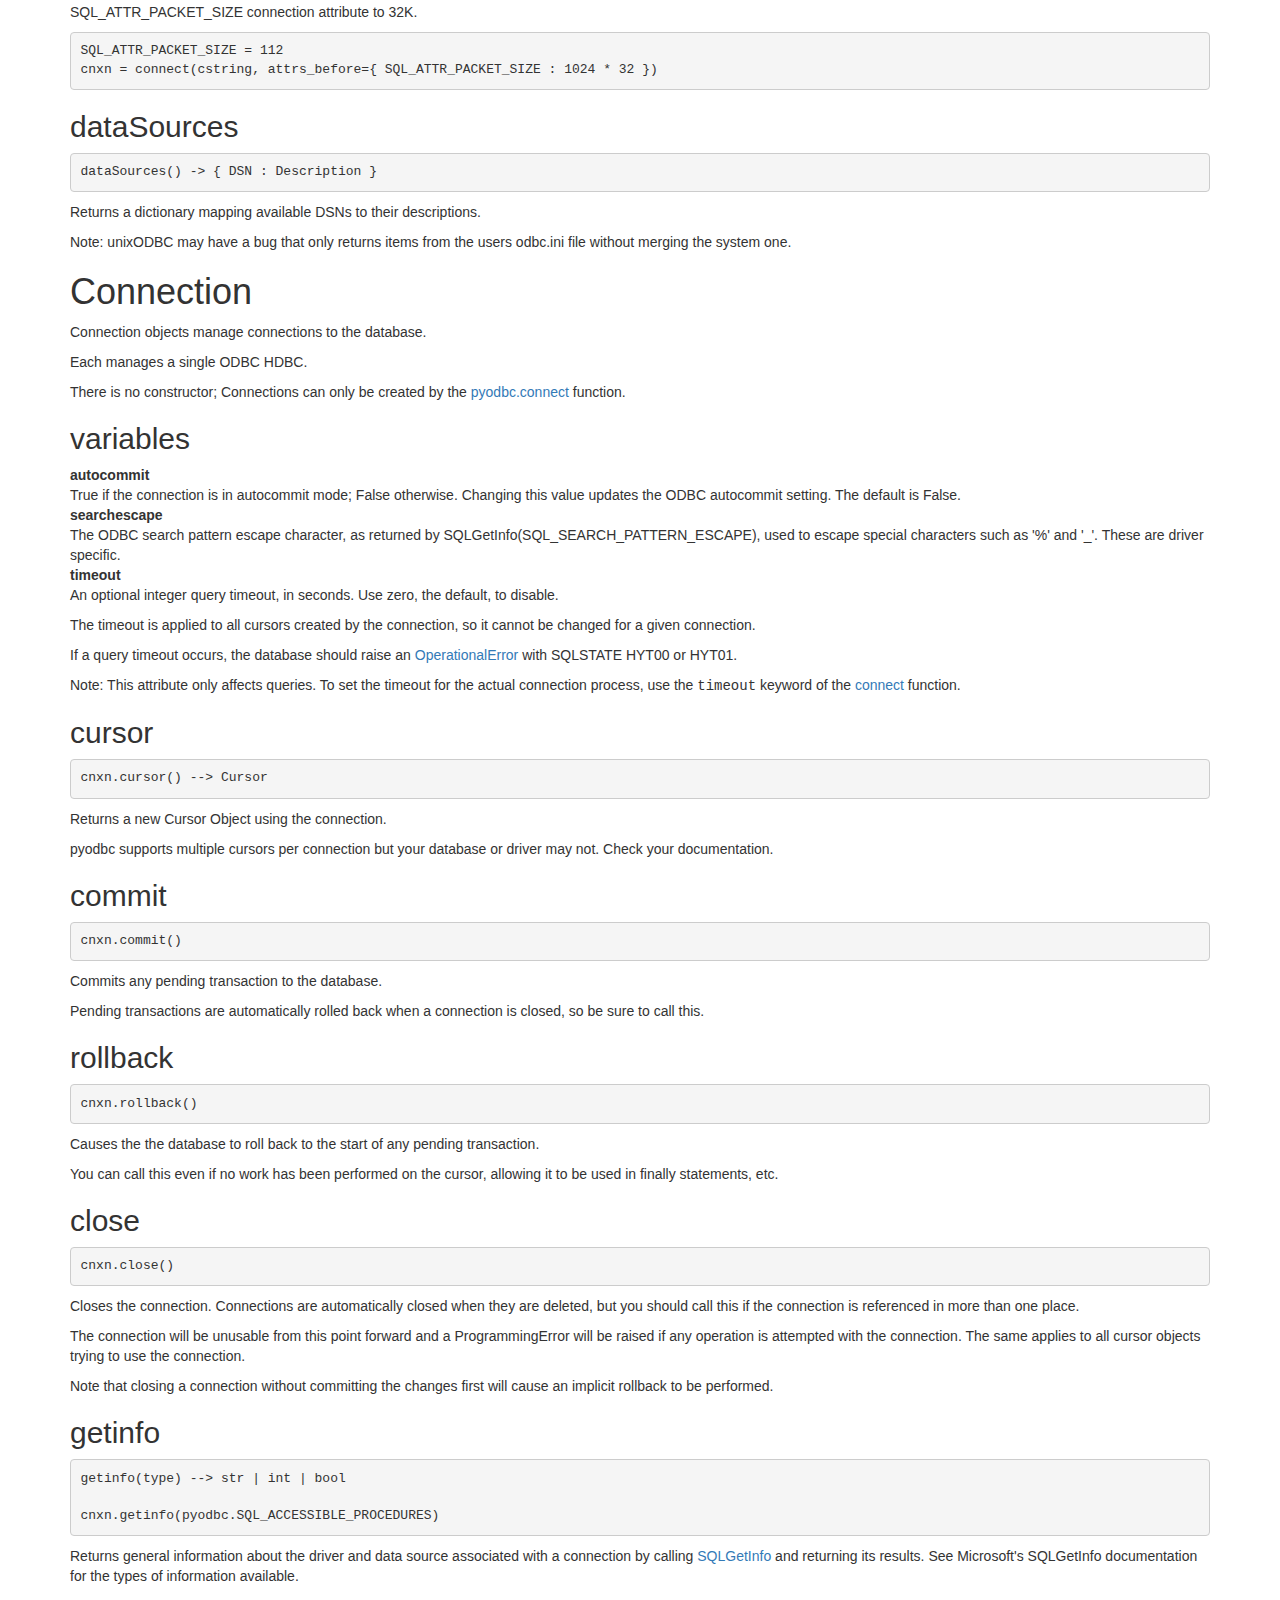
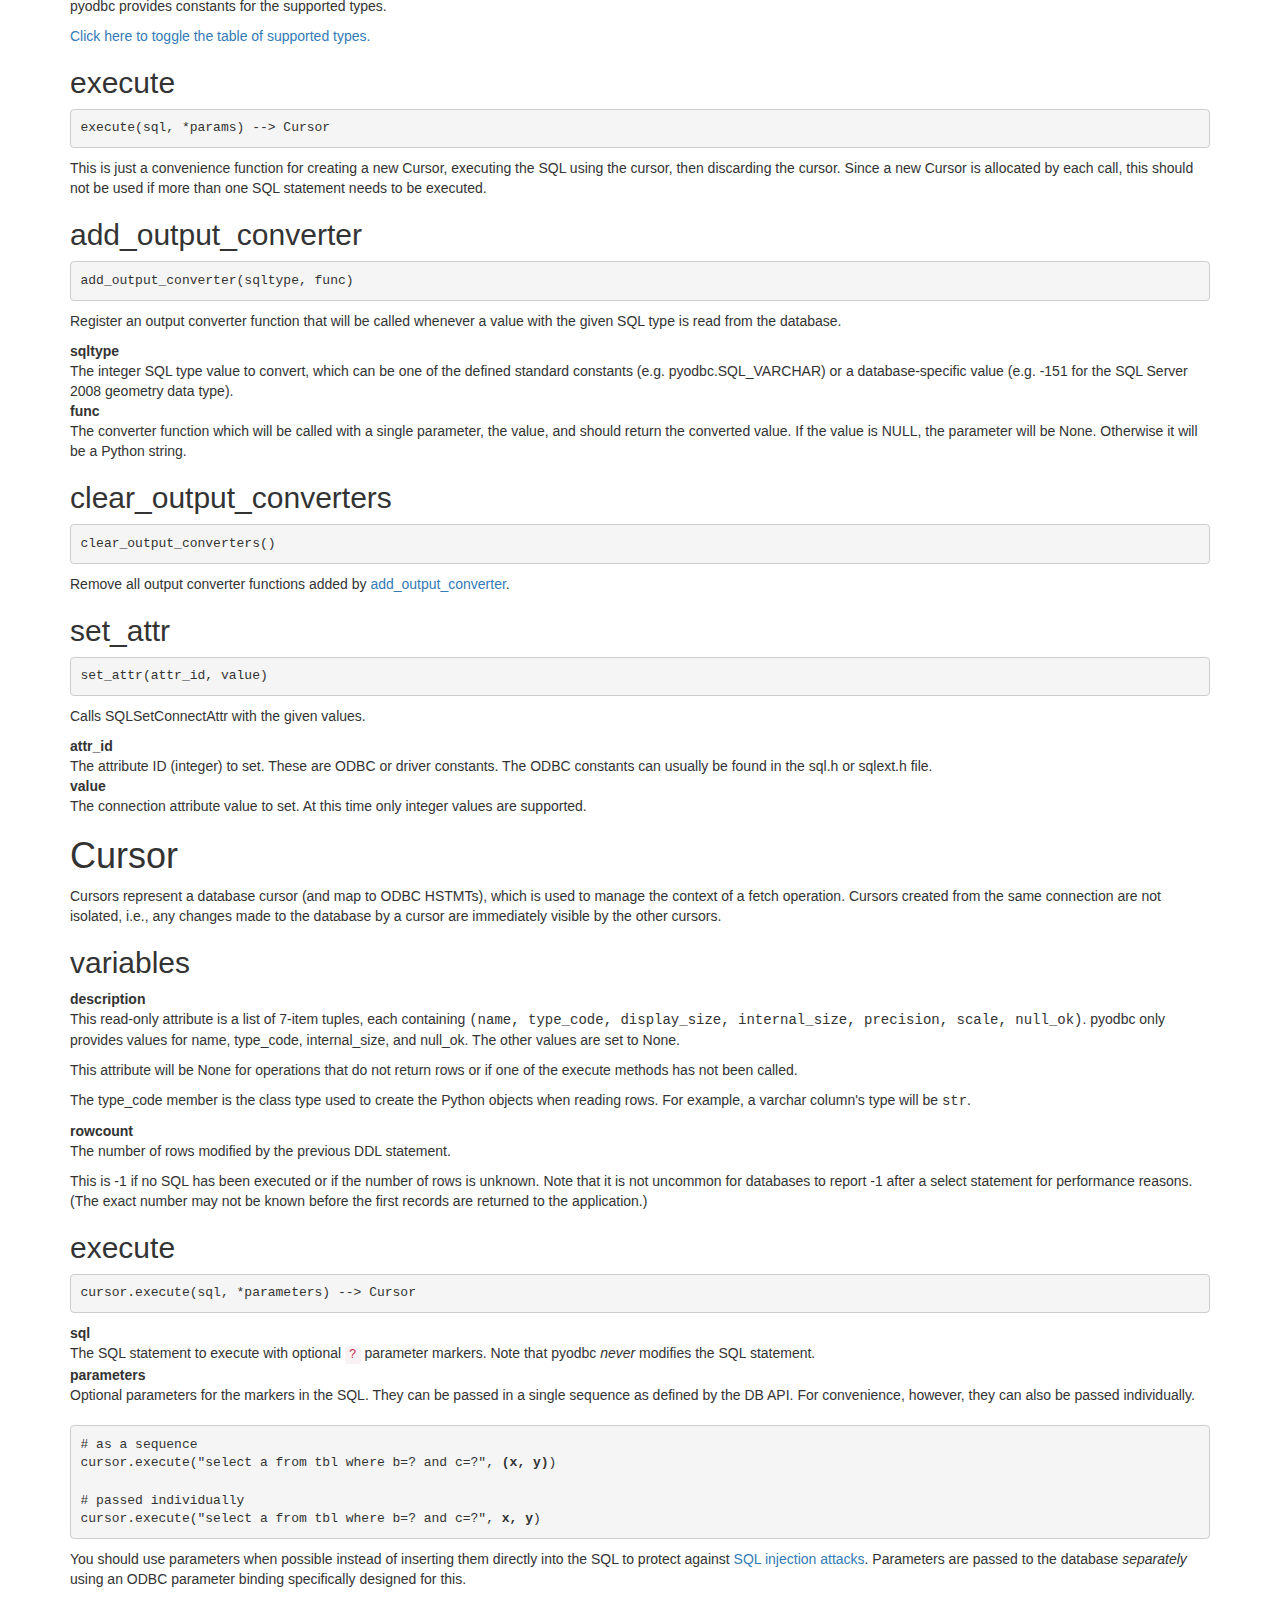
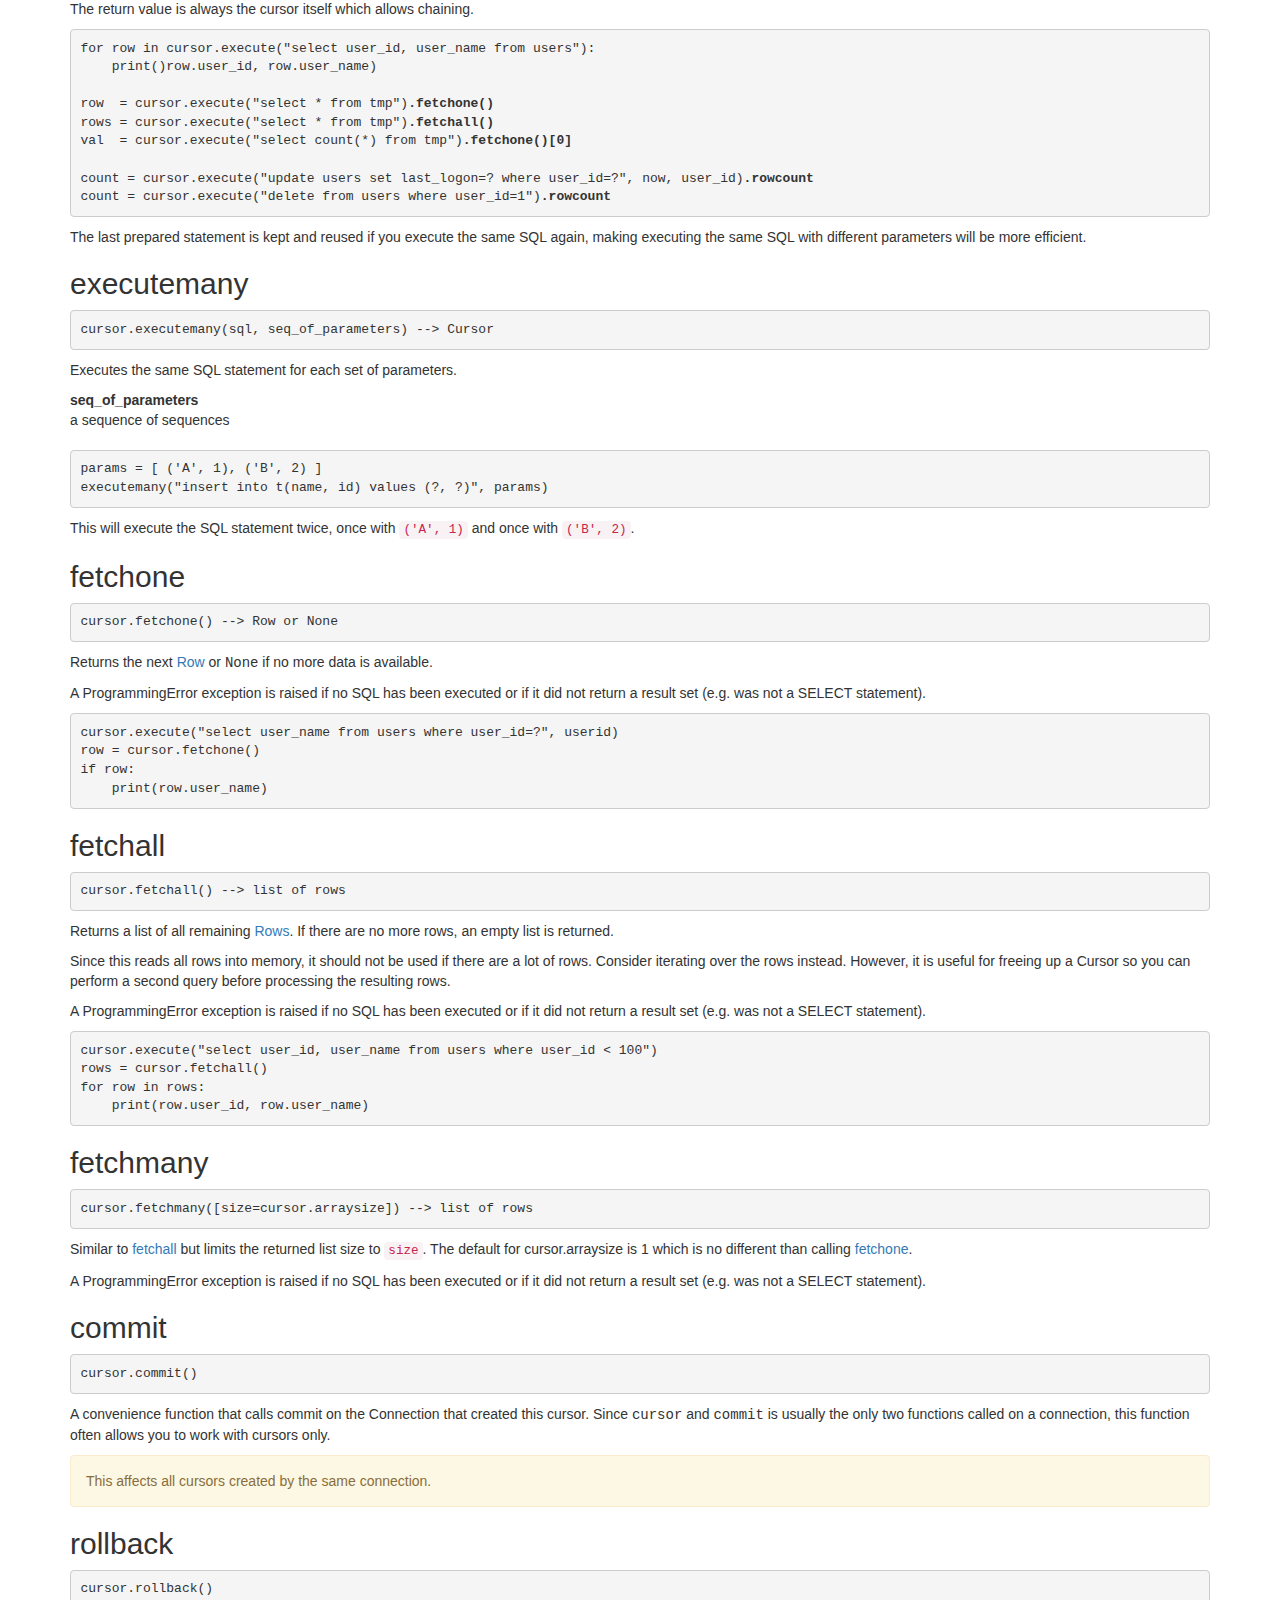
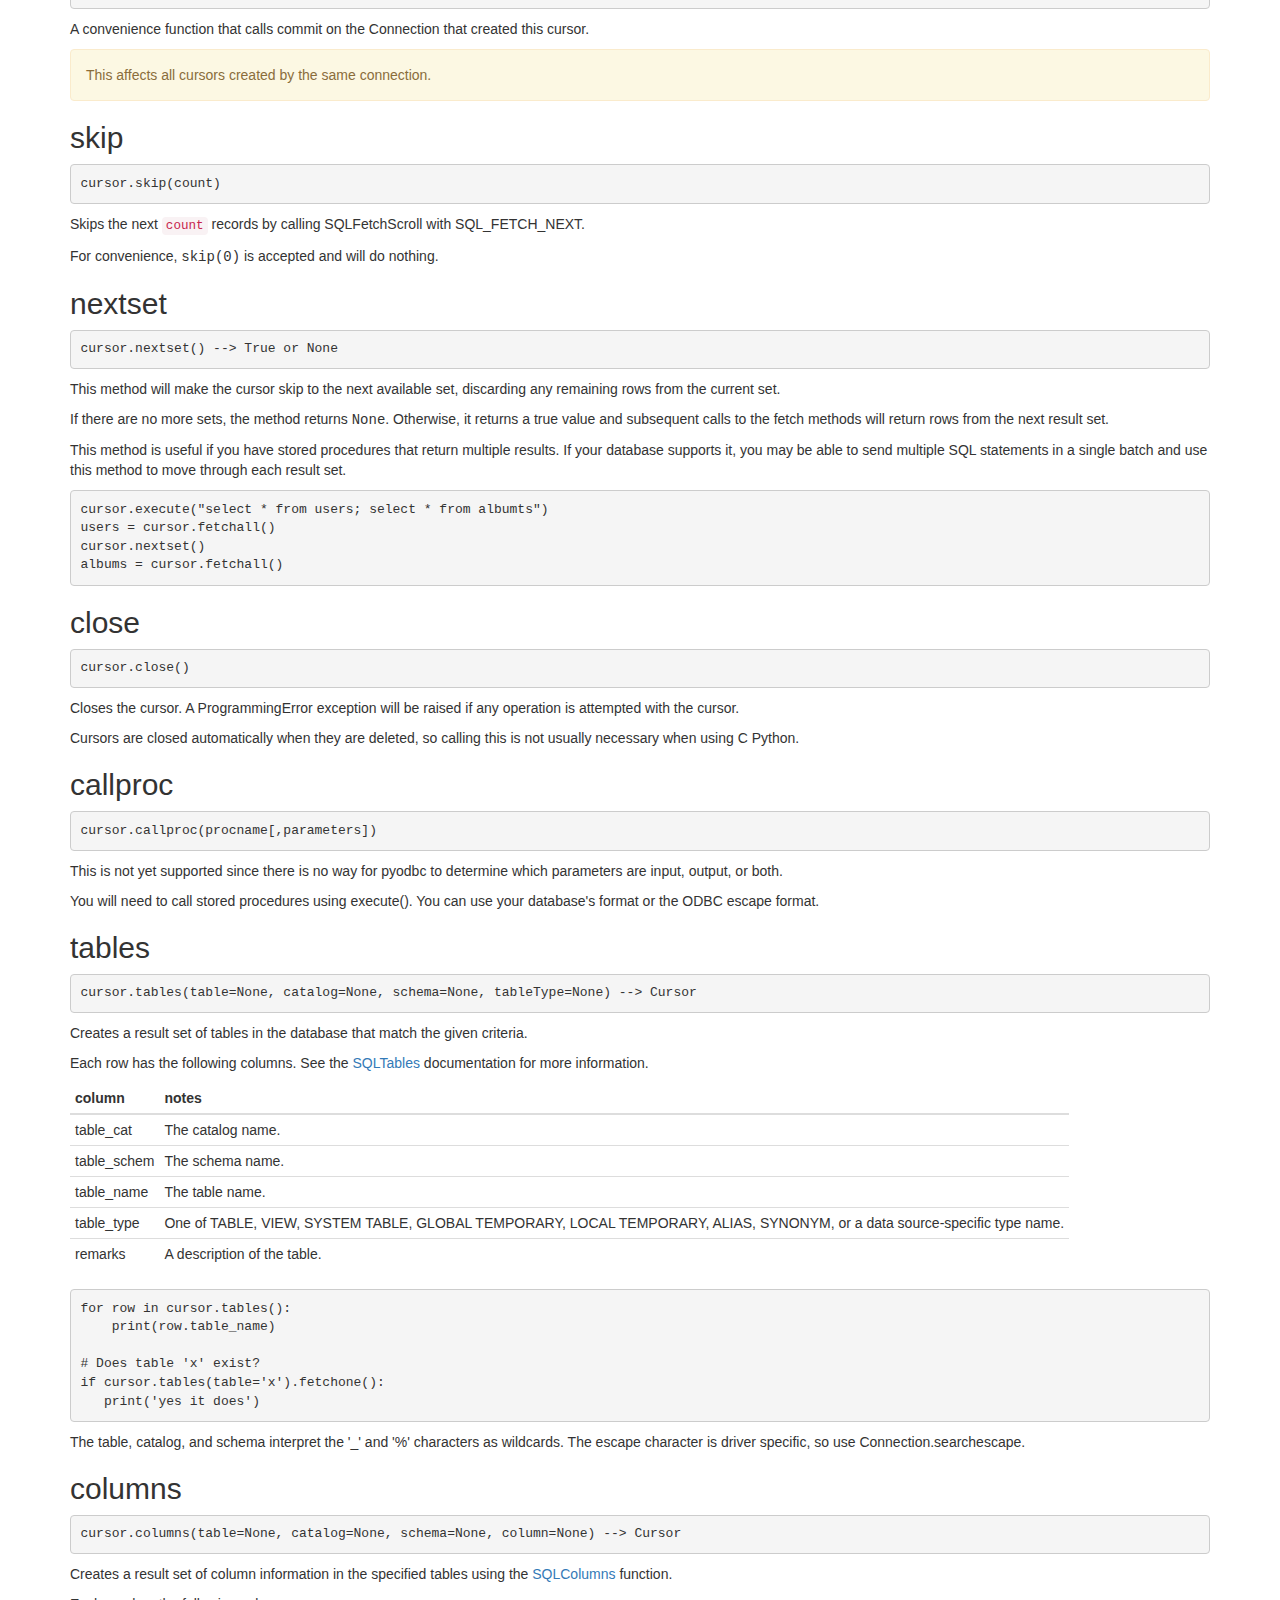
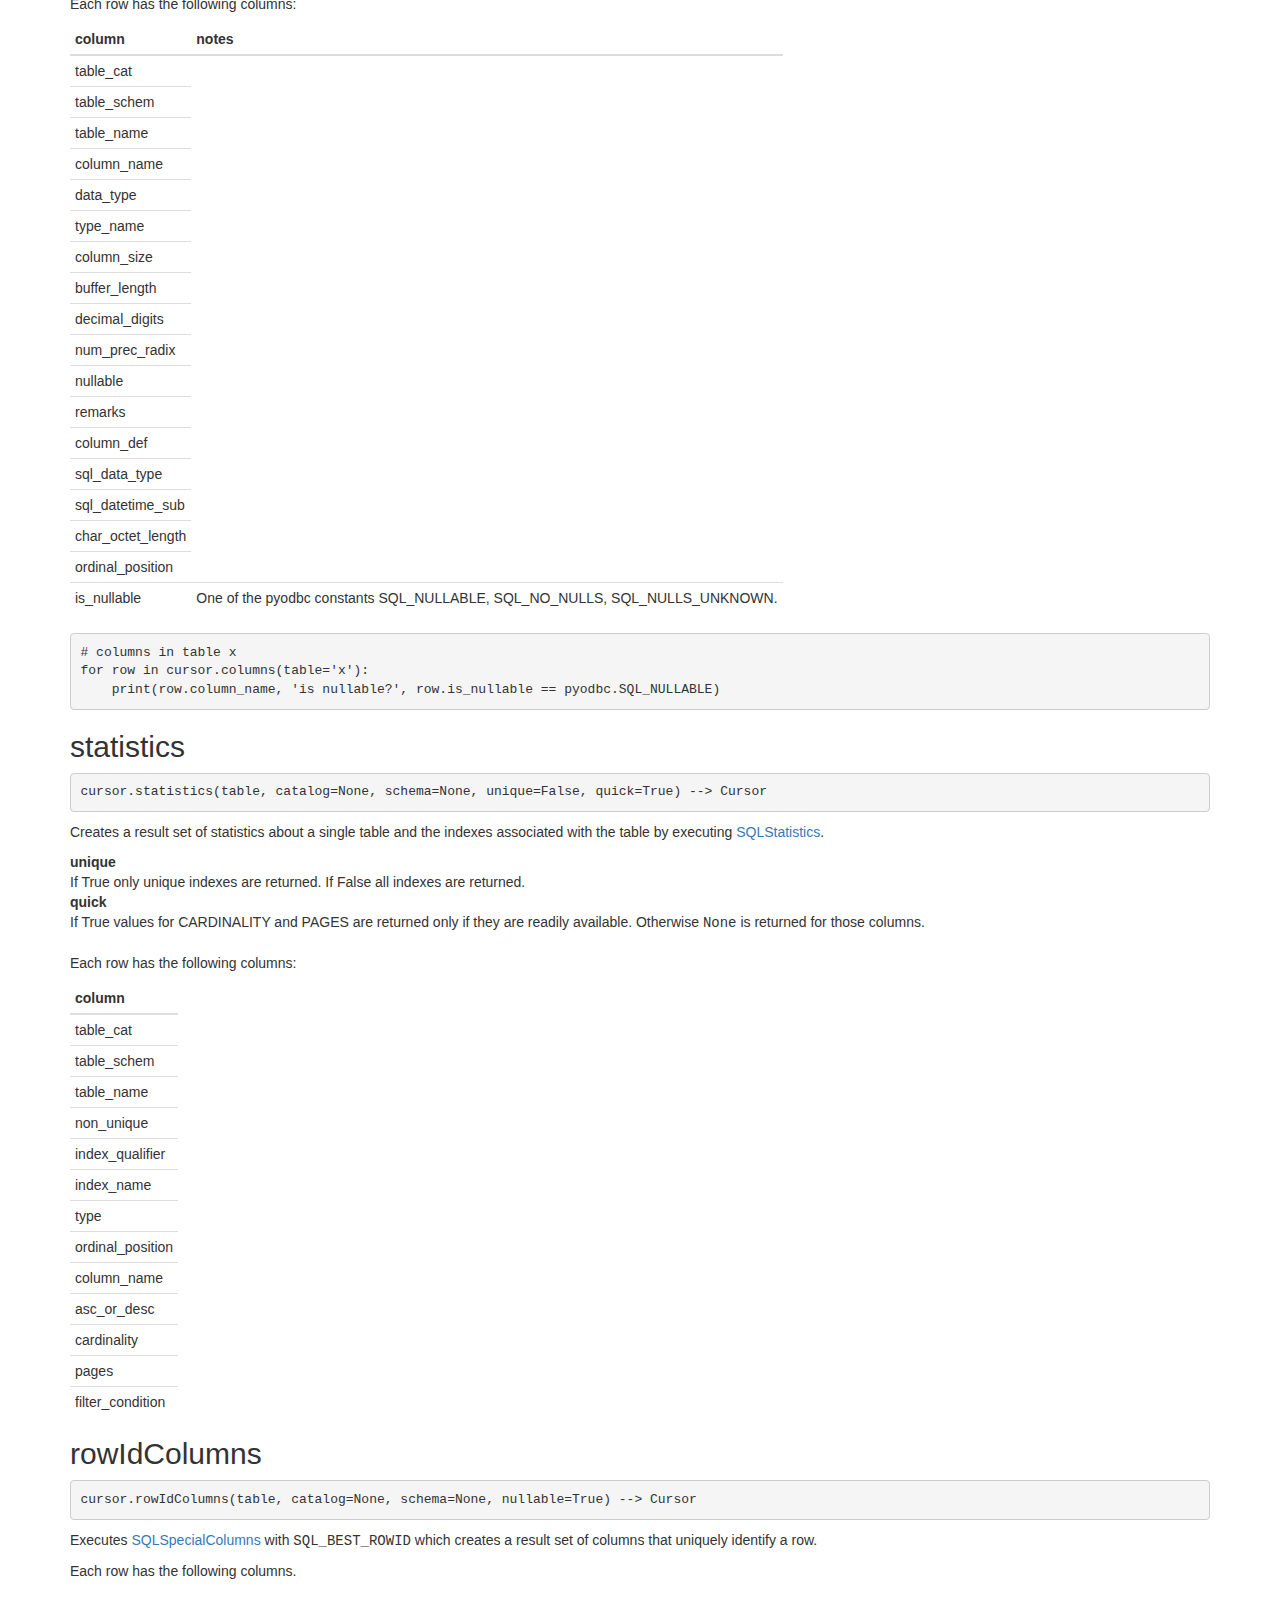
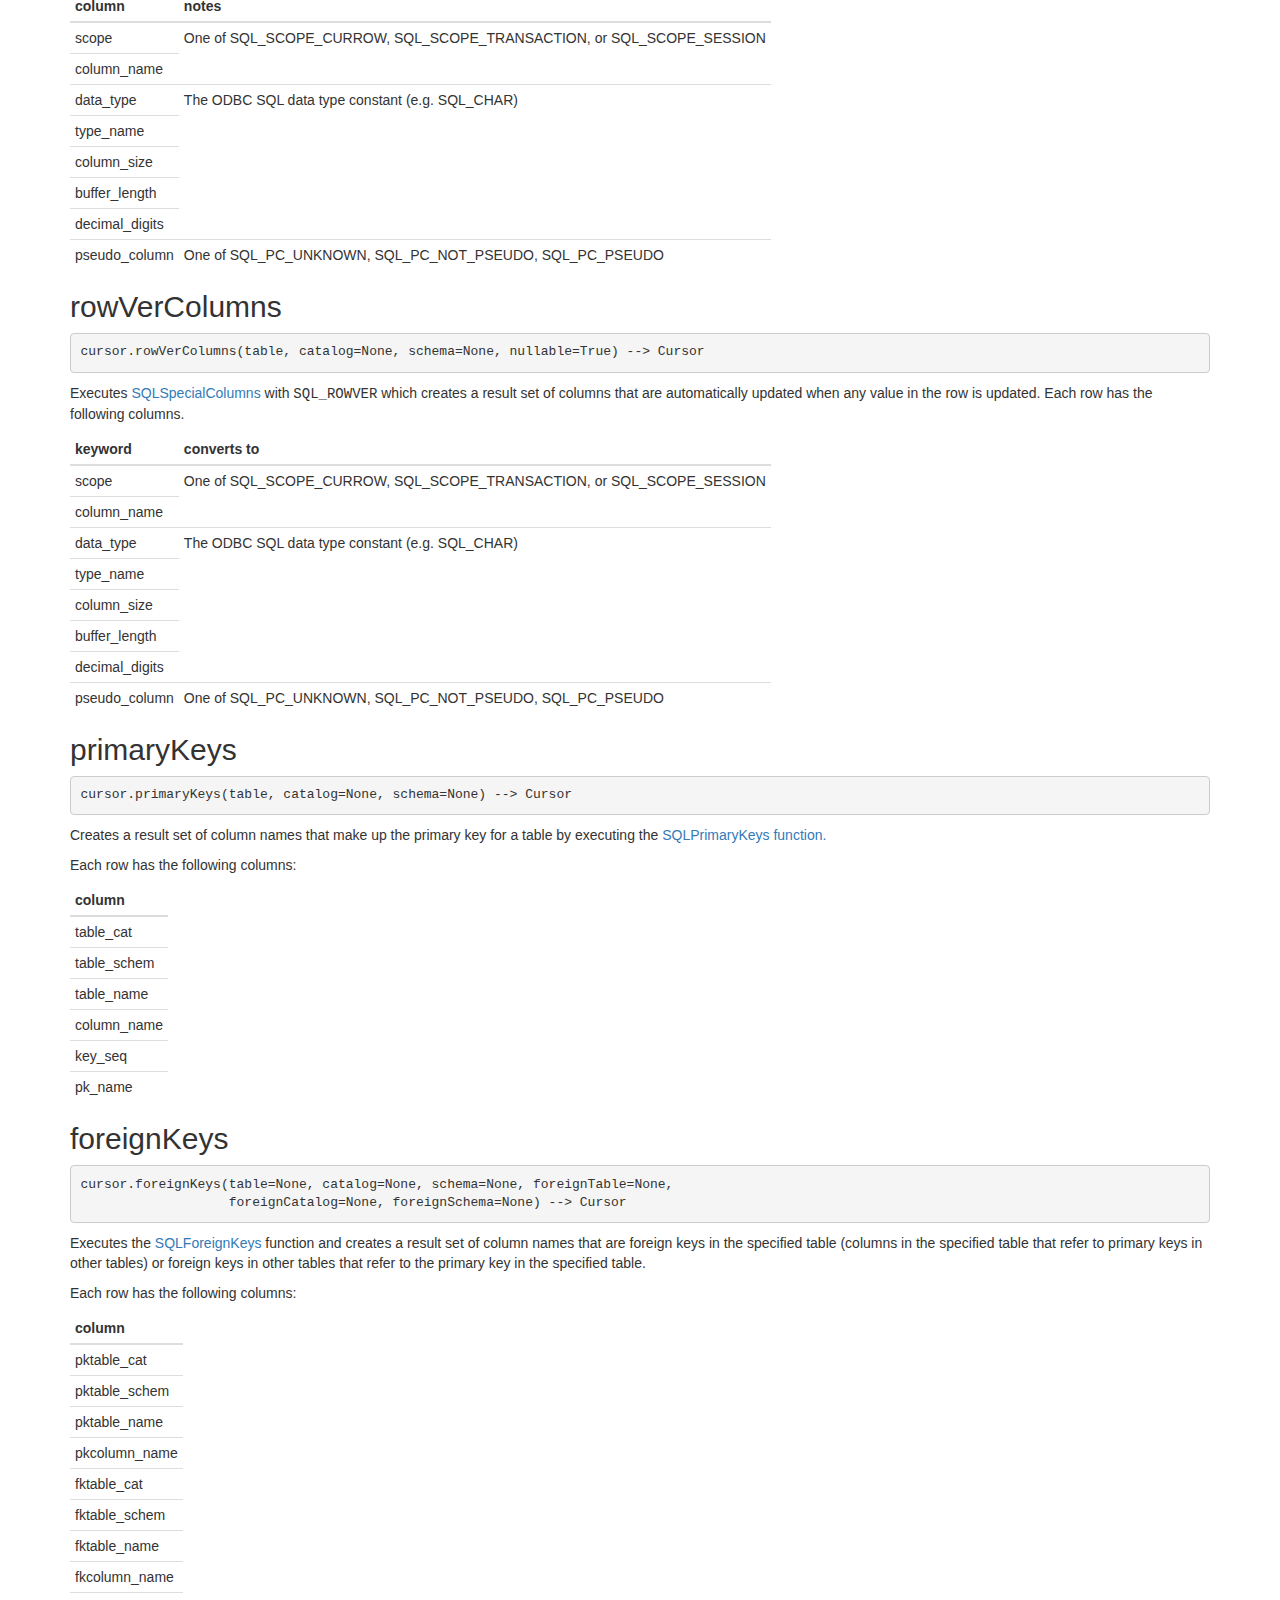
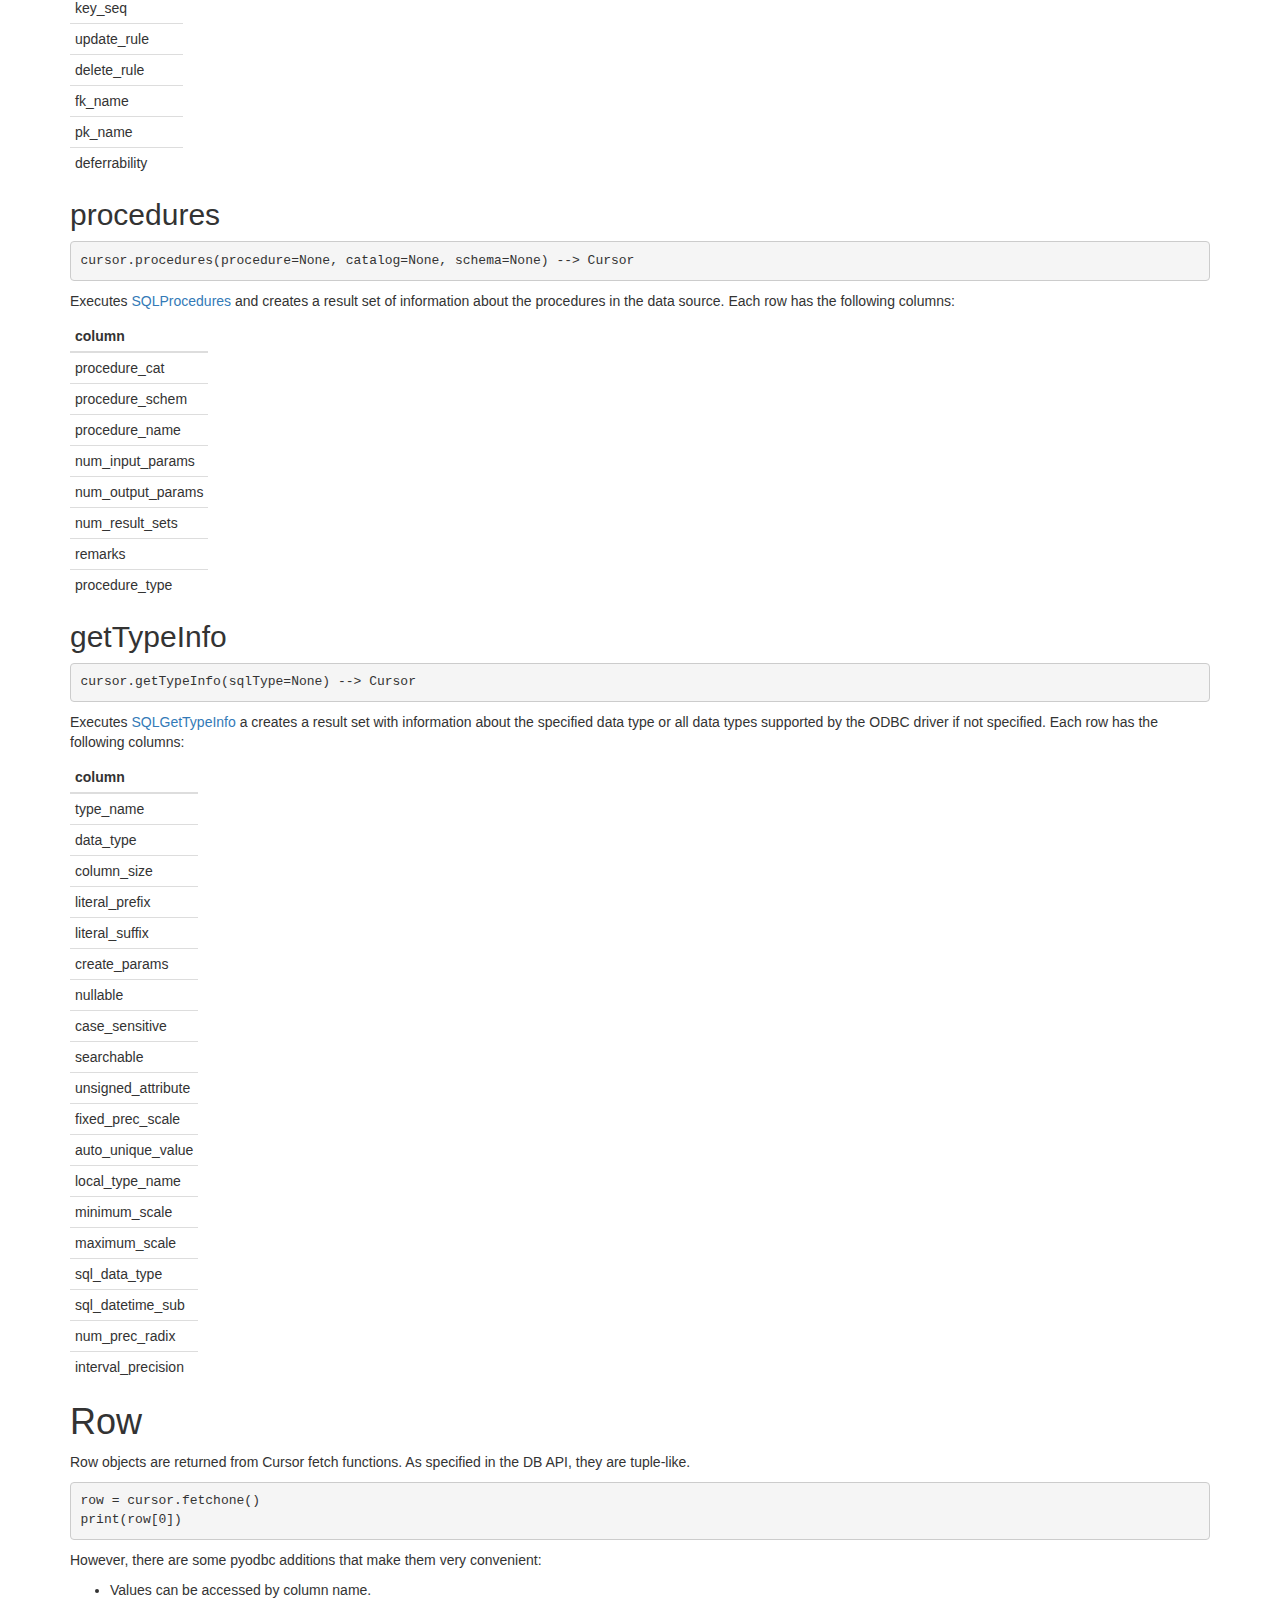
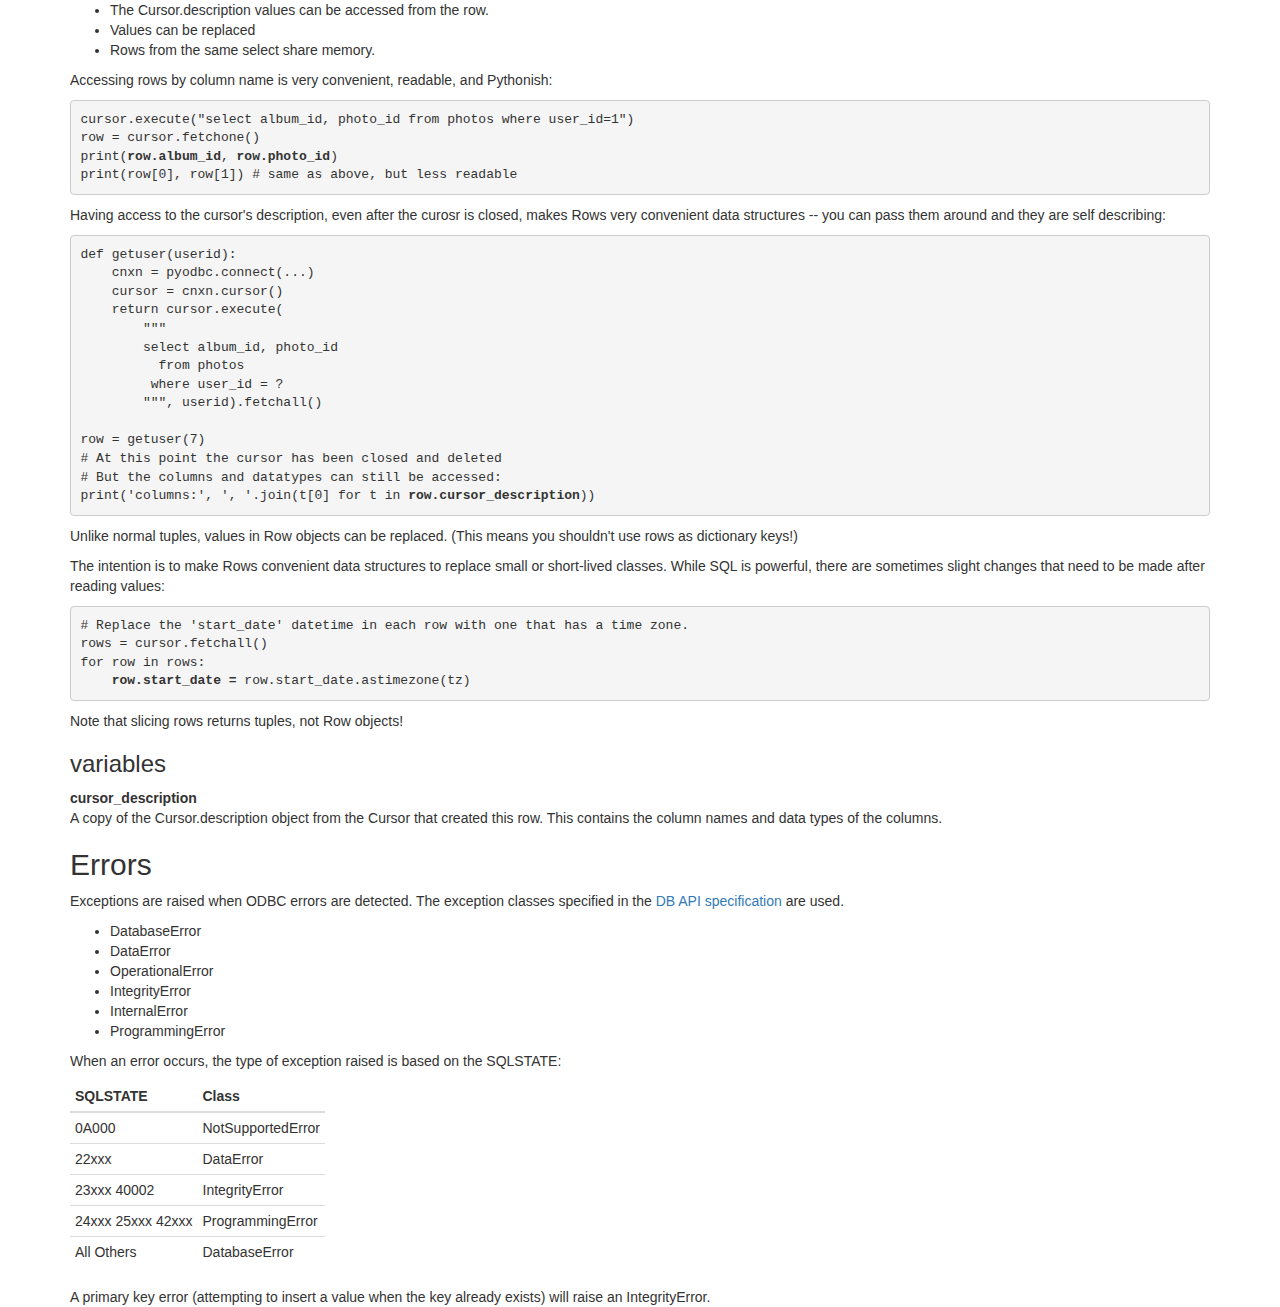
<file: api.html>
<!DOCTYPE html>
<html lang="en">
  <head>
    <meta charset="utf-8">
    <meta http-equiv="X-UA-Compatible" content="IE=edge">
    <meta name="viewport" content="width=device-width, initial-scale=1">
    <title>pyodbc</title>
    <link href="https://maxcdn.bootstrapcdn.com/bootstrap/3.3.4/css/bootstrap.min.css" rel="stylesheet">
    <link href="pyodbc.css" rel="stylesheet">
  </head>
  <body>

    <div class="navbar navbar-default">
      <div class="container">
        <div class="navbar-header">
          <button class="navbar-toggle collapsed" type="button" data-toggle="collapse" data-target=".bs-navbar-collapse">
            <span class="sr-only">Toggle navigation</span>
            <span class="icon-bar"></span>
            <span class="icon-bar"></span>
            <span class="icon-bar"></span>
          </button>
          <a href="../" class="navbar-brand">pyodbc</a>
        </div>
        <nav class="collapse navbar-collapse bs-navbar-collapse">
          <ul class="nav navbar-nav">
            <li><a href="index.html">Overview</a></li>
            <li><a href="releases.html">Releases</a></li>
            <li class="active"><a href="api.html">API</a></li>
            <!-- <li><a href="faq.html">FAQ</a></li> -->
          </ul>
        </nav>
      </div>
    </div>

    <div class="container">
      <h1>API</h1>

      <ul>
        <li><a href="#module">module</a></li>
        <li><a href="#connection">Connection</a></li>
        <li><a href="#cursor">Cursor</a></li>
        <li><a href="#row">Row</a></li>
        <li><a href="#errors">Errors</a></li>
      </ul>

      <h1>Module</h1>

      <h2>Variables</h2>

      <dl>

        <dt>version</dt>
        <dd>The module version string in <i>major.minor.patch</i> format such as "3.1.2"</dd>

        <dt>apilevel</dt>
        <dd>The string constant "2.0" indicating this module supports the DB API level 2.0</dd>

        <dt>lowercase</dt>
        <dd>A Boolean that controls whether column names in result rows are
        lowercased. This can be changed any time and affects queries executed
        after the change. The default is False. This can be useful when database
          columns have inconsistent capitalization.</dd>

        <dt>pooling</dt>
        <dd>A Boolean indicating whether connection pooling is enabled. This is
        a global (HENV) setting, so it can only be modified before the first
        connection is made. The default is True, which enables ODBC connection
        pooling.</dd>

        <dt>threadsafety</dt>
        <dd>The integer 1, indicating that threads may share the module but not
        connections. Note that connections and cursors may be used by different
        threads, just not at the same time.</dd>

        <dt>paramstyle</dt>
        <dd>The string constant 'qmark' to indicate parameters are identified
        using question marks.</dd>

      </dl>

      <h2 id="connect">connect</h2>

      <pre>connect(*connectionstring, **kwargs) --> Connection</pre>

      <p>Creates and returns a new connection to the database.</p>

      <p>The connection string and keywords are put together to construct an
        ODBC connection string.  Python 2 accepts both ANSI and Unicode
        strings.  (In Python 3 all strings are Unicode.)</p>

<pre>
# a string
cnxn = connect('driver={SQL Server};server=localhost;database=test;uid=me;pwd=me2')
# keywords
cnxn = connect(driver='{SQL Server}', server='localhost', database='test', uid='me', pwd='me2')
# both
cnxn = connect('driver={SQL Server};server=localhost;database=test', uid='me', pwd='me2')
</pre>

<p>The DB API recommends some keywords that are not usually used in ODBC
  connection strings, so they are converted:</p>

<table class="table table-condensed">
  <thead>
    <tr><th>keyword</th><th>converts to</th></tr>
  </thead>
  <tbody>
    <tr><td>host</td><td>server</td></tr>
    <tr><td>user</td><td>uid</td></tr>
    <tr><td>password</td><td>pwd</td></tr>
  </tbody>
</table>

<p>Some keywords are reserved by pyodbc and are not passed to the odbc
driver:</p>

<table class="table table-condensed">
  <thead>
    <tr><th>keyword</th><th>notes</th><th>default</th></tr>
  </thead>
  <tbody>
    <tr><td>ansi</td><td>If True, the driver does not support Unicode and SQLDriverConnectA should be used   False</td></tr>
    <tr><td>attrs_before</td><td>A dictionary of connection attributes to set before connecting.</td></tr>
    <tr><td>autocommit</td><td>If False, Connection.commit must be called; otherwise each statement is automatically commited  False</td></tr>
    <tr><td>readonly</td><td>If True, the connection is set to readonly  False</td></tr>
    <tr><td>timeout</td><td>A timeout for the connection, in seconds.  This causes the connection's SQL_ATTR_LOGIN_TIMEOUT to be set before the connection occurs.</td></tr>
    <tr><td>unicode_results</td><td>    If True, strings returned in result sets are always Unicode (2.1.5+)    False</td></tr>
  </tbody>
</table>

<h4>ansi</h4>

<p>The ansi keyword should only be used to work around driver bugs. pyodbc will
determine if the Unicode connection function (SQLDriverConnectW) exists and
always attempt to call it. If the driver returns IM001 indicating it does not
support the Unicode version, the ANSI version is tried (SQLDriverConnectA). Any
other SQLSTATE is turned into an exception. Setting ansi to true skips the
Unicode attempt and only connects using the ANSI version. This is useful for
drivers that return the wrong SQLSTATE (or if pyodbc is out of date and should
support other SQLSTATEs).</p>

<h4>attrs_before</h4>

<p>The <code>attrs_before</code> keyword is an optional dictionary of connection attributes.
  These will be set on the connection via SQLSetConnectAttr before a connection is made.</p>

<p>The dictionary keys must be the integer constant defined by ODBC or the driver.  Only
  integer values are supported at this time.  Below is an example that sets the
  SQL_ATTR_PACKET_SIZE connection attribute to 32K.</p>

<pre>
SQL_ATTR_PACKET_SIZE = 112
cnxn = connect(cstring, attrs_before={ SQL_ATTR_PACKET_SIZE : 1024 * 32 })
</pre>

<!--
<p>For help on connection strings, see <a href="https://code.google.com/p/pyodbc/wiki/ConnectionStrings">ConnectionStrings</a></p>
-->

<h2 id="dataSources">dataSources</h2>

<pre>dataSources() -> { DSN : Description }</pre>

<p>Returns a dictionary mapping available DSNs to their descriptions.</p>

<p>Note: unixODBC may have a bug that only returns items from the users odbc.ini
  file without merging the system one.</p>


      <h1 id="connection">Connection</h1>

      <p>Connection objects manage connections to the database.</p>

      <p>Each manages a single ODBC HDBC.</p>

      <p>There is no constructor; Connections can only be created by the
        <a href="#connect">pyodbc.connect</a> function.</p>

      <h2>variables</h2>

      <dl>

        <dt>autocommit</dt>

        <dd>True if the connection is in autocommit mode; False otherwise.
          Changing this value updates the ODBC autocommit setting.  The default
          is False.</dd>

        <dt>searchescape</dt>

        <dd>The ODBC search pattern escape character, as returned by
          SQLGetInfo(SQL_SEARCH_PATTERN_ESCAPE), used to escape special characters such as
          '%' and '_'.  These are driver specific.</dd>

        <dt>timeout</dt>
        <dd><p>An optional integer query timeout, in seconds.  Use zero, the
          default, to disable.</p>

        <p>The timeout is applied to all cursors created by the connection, so
          it cannot be changed for a given connection.</p>

        <p>If a query timeout occurs, the database should raise an <a
          href="api.html#operationalerror">OperationalError</a> with SQLSTATE
          HYT00 or HYT01.</p>

        <p>Note: This attribute only affects queries.  To set the timeout for
          the actual connection process, use the <tt>timeout</tt> keyword of the
          <a href="#connect">connect</a> function.</p>
        </dd>

      </dl>

      <h2 id="connection_cursor">cursor</h2>

      <pre>cnxn.cursor() --> Cursor</pre>

      <p>Returns a new Cursor Object using the connection.</p>

      <p>pyodbc supports multiple cursors per connection but your database or
      driver may not.  Check your documentation.</p>

      <h2 id="connection_commit">commit</h2>

      <pre>cnxn.commit()</pre>

      <p>Commits any pending transaction to the database.</p>

      <p>Pending transactions are automatically rolled back when a connection is closed,
        so be sure to call this.</p>

      <h2 id="connection_rollback">rollback</h2>

      <pre>cnxn.rollback()</pre>

      <p>Causes the the database to roll back to the start of any pending transaction.</p>

      <p>You can call this even if no work has been performed on the cursor, allowing it
        to be used in finally statements, etc.</p>

      <h2 id="connection_close">close</h2>

      <pre>cnxn.close()</pre>

      <p>Closes the connection.  Connections are automatically closed when they
        are deleted, but you should call this if the connection is referenced in
        more than one place.</p>

      <p>The connection will be unusable from this point forward and a ProgrammingError
        will be raised if any operation is attempted with the connection.  The same
        applies to all cursor objects trying to use the connection.</p>

      <p>Note that closing a connection without committing the changes first will cause
        an implicit rollback to be performed.</p>

      <h2 id="connection_getinfo">getinfo</h2>

      <pre>getinfo(type) --> str | int | bool

cnxn.getinfo(pyodbc.SQL_ACCESSIBLE_PROCEDURES)</pre>

      <p>Returns general information about the driver and data source associated with a
        connection by calling
        <a href="http://msdn.microsoft.com/en-us/library/ms711681%28VS.85%29.aspx">SQLGetInfo</a>
        and returning its results.  See Microsoft's SQLGetInfo documentation for the
        types of information available.</p>

      <p>pyodbc provides constants for the supported types.</p>

      <div class="toggle-top">
        <p><a href="#toggle-show">Click here to toggle the table of supported types.</a></p>

        <table class="table table-condensed toggle-show hide">
          <thead>
            <tr><th>type</th><th>result type</th></tr>
          </thead>
          <tbody>
            <tr><td>SQL_ACCESSIBLE_PROCEDURES</td><td>bool</td></tr>
            <tr><td>SQL_ACCESSIBLE_TABLES</td><td>bool</td></tr>
            <tr><td>SQL_ACTIVE_ENVIRONMENTS</td><td>int</td></tr>
            <tr><td>SQL_AGGREGATE_FUNCTIONS</td><td>int</td></tr>
            <tr><td>SQL_ALTER_DOMAIN</td><td>int</td></tr>
            <tr><td>SQL_ALTER_TABLE</td><td>int</td></tr>
            <tr><td>SQL_ASYNC_MODE</td><td>int</td></tr>
            <tr><td>SQL_BATCH_ROW_COUNT</td><td>int</td></tr>
            <tr><td>SQL_BATCH_SUPPORT</td><td>int</td></tr>
            <tr><td>SQL_BOOKMARK_PERSISTENCE</td><td>int</td></tr>
            <tr><td>SQL_CATALOG_LOCATION</td><td>int</td></tr>
            <tr><td>SQL_CATALOG_NAME</td><td>bool</td></tr>
            <tr><td>SQL_CATALOG_NAME_SEPARATOR</td><td>str</td></tr>
            <tr><td>SQL_CATALOG_TERM</td><td>str</td></tr>
            <tr><td>SQL_CATALOG_USAGE</td><td>int</td></tr>
            <tr><td>SQL_COLLATION_SEQ</td><td>str</td></tr>
            <tr><td>SQL_COLUMN_ALIAS</td><td>bool</td></tr>
            <tr><td>SQL_CONCAT_NULL_BEHAVIOR</td><td>int</td></tr>
            <tr><td>SQL_CONVERT_FUNCTIONS</td><td>int</td></tr>
            <tr><td>SQL_CONVERT_VARCHAR</td><td>int</td></tr>
            <tr><td>SQL_CORRELATION_NAME</td><td>int</td></tr>
            <tr><td>SQL_CREATE_ASSERTION</td><td>int</td></tr>
            <tr><td>SQL_CREATE_CHARACTER_SET</td><td>int</td></tr>
            <tr><td>SQL_CREATE_COLLATION</td><td>int</td></tr>
            <tr><td>SQL_CREATE_DOMAIN</td><td>int</td></tr>
            <tr><td>SQL_CREATE_SCHEMA</td><td>int</td></tr>
            <tr><td>SQL_CREATE_TABLE</td><td>int</td></tr>
            <tr><td>SQL_CREATE_TRANSLATION</td><td>int</td></tr>
            <tr><td>SQL_CREATE_VIEW</td><td>int</td></tr>
            <tr><td>SQL_CURSOR_COMMIT_BEHAVIOR</td><td>int</td></tr>
            <tr><td>SQL_CURSOR_ROLLBACK_BEHAVIOR</td><td>int</td></tr>
            <tr><td>SQL_DATABASE_NAME</td><td>str</td></tr>
            <tr><td>SQL_DATA_SOURCE_NAME</td><td>str</td></tr>
            <tr><td>SQL_DATA_SOURCE_READ_ONLY</td><td>bool</td></tr>
            <tr><td>SQL_DATETIME_LITERALS</td><td>int</td></tr>
            <tr><td>SQL_DBMS_NAME</td><td>str</td></tr>
            <tr><td>SQL_DBMS_VER</td><td>str</td></tr>
            <tr><td>SQL_DDL_INDEX</td><td>int</td></tr>
            <tr><td>SQL_DEFAULT_TXN_ISOLATION</td><td>int</td></tr>
            <tr><td>SQL_DESCRIBE_PARAMETER</td><td>bool</td></tr>
            <tr><td>SQL_DM_VER</td><td>str</td></tr>
            <tr><td>SQL_DRIVER_NAME</td><td>str</td></tr>
            <tr><td>SQL_DRIVER_ODBC_VER</td><td>str</td></tr>
            <tr><td>SQL_DRIVER_VER</td><td>str</td></tr>
            <tr><td>SQL_DROP_ASSERTION</td><td>int</td></tr>
            <tr><td>SQL_DROP_CHARACTER_SET</td><td>int</td></tr>
            <tr><td>SQL_DROP_COLLATION</td><td>int</td></tr>
            <tr><td>SQL_DROP_DOMAIN</td><td>int</td></tr>
            <tr><td>SQL_DROP_SCHEMA</td><td>int</td></tr>
            <tr><td>SQL_DROP_TABLE</td><td>int</td></tr>
            <tr><td>SQL_DROP_TRANSLATION</td><td>int</td></tr>
            <tr><td>SQL_DROP_VIEW</td><td>int</td></tr>
            <tr><td>SQL_DYNAMIC_CURSOR_ATTRIBUTES1</td><td>int</td></tr>
            <tr><td>SQL_DYNAMIC_CURSOR_ATTRIBUTES2</td><td>int</td></tr>
            <tr><td>SQL_EXPRESSIONS_IN_ORDERBY</td><td>bool</td></tr>
            <tr><td>SQL_FILE_USAGE</td><td>int</td></tr>
            <tr><td>SQL_FORWARD_ONLY_CURSOR_ATTRIBUTES1</td><td>int</td></tr>
            <tr><td>SQL_FORWARD_ONLY_CURSOR_ATTRIBUTES2</td><td>int</td></tr>
            <tr><td>SQL_GETDATA_EXTENSIONS</td><td>int</td></tr>
            <tr><td>SQL_GROUP_BY</td><td>int</td></tr>
            <tr><td>SQL_IDENTIFIER_CASE</td><td>int</td></tr>
            <tr><td>SQL_IDENTIFIER_QUOTE_CHAR</td><td>str</td></tr>
            <tr><td>SQL_INDEX_KEYWORDS</td><td>int</td></tr>
            <tr><td>SQL_INFO_SCHEMA_VIEWS</td><td>int</td></tr>
            <tr><td>SQL_INSERT_STATEMENT</td><td>int</td></tr>
            <tr><td>SQL_INTEGRITY</td><td>bool</td></tr>
            <tr><td>SQL_KEYSET_CURSOR_ATTRIBUTES1</td><td>int</td></tr>
            <tr><td>SQL_KEYSET_CURSOR_ATTRIBUTES2</td><td>int</td></tr>
            <tr><td>SQL_KEYWORDS</td><td>str</td></tr>
            <tr><td>SQL_LIKE_ESCAPE_CLAUSE</td><td>bool</td></tr>
            <tr><td>SQL_MAX_ASYNC_CONCURRENT_STATEMENTS</td><td>int</td></tr>
            <tr><td>SQL_MAX_BINARY_LITERAL_LEN</td><td>int</td></tr>
            <tr><td>SQL_MAX_CATALOG_NAME_LEN</td><td>int</td></tr>
            <tr><td>SQL_MAX_CHAR_LITERAL_LEN</td><td>int</td></tr>
            <tr><td>SQL_MAX_COLUMNS_IN_GROUP_BY</td><td>int</td></tr>
            <tr><td>SQL_MAX_COLUMNS_IN_INDEX</td><td>int</td></tr>
            <tr><td>SQL_MAX_COLUMNS_IN_ORDER_BY</td><td>int</td></tr>
            <tr><td>SQL_MAX_COLUMNS_IN_SELECT</td><td>int</td></tr>
            <tr><td>SQL_MAX_COLUMNS_IN_TABLE</td><td>int</td></tr>
            <tr><td>SQL_MAX_COLUMN_NAME_LEN</td><td>int</td></tr>
            <tr><td>SQL_MAX_CONCURRENT_ACTIVITIES</td><td>int</td></tr>
            <tr><td>SQL_MAX_CURSOR_NAME_LEN</td><td>int</td></tr>
            <tr><td>SQL_MAX_DRIVER_CONNECTIONS</td><td>int</td></tr>
            <tr><td>SQL_MAX_IDENTIFIER_LEN</td><td>int</td></tr>
            <tr><td>SQL_MAX_INDEX_SIZE</td><td>int</td></tr>
            <tr><td>SQL_MAX_PROCEDURE_NAME_LEN</td><td>int</td></tr>
            <tr><td>SQL_MAX_ROW_SIZE</td><td>int</td></tr>
            <tr><td>SQL_MAX_ROW_SIZE_INCLUDES_LONG</td><td>bool</td></tr>
            <tr><td>SQL_MAX_SCHEMA_NAME_LEN</td><td>int</td></tr>
            <tr><td>SQL_MAX_STATEMENT_LEN</td><td>int</td></tr>
            <tr><td>SQL_MAX_TABLES_IN_SELECT</td><td>int</td></tr>
            <tr><td>SQL_MAX_TABLE_NAME_LEN</td><td>int</td></tr>
            <tr><td>SQL_MAX_USER_NAME_LEN</td><td>int</td></tr>
            <tr><td>SQL_MULTIPLE_ACTIVE_TXN</td><td>bool</td></tr>
            <tr><td>SQL_MULT_RESULT_SETS</td><td>bool</td></tr>
            <tr><td>SQL_NEED_LONG_DATA_LEN</td><td>bool</td></tr>
            <tr><td>SQL_NON_NULLABLE_COLUMNS</td><td>int</td></tr>
            <tr><td>SQL_NULL_COLLATION</td><td>int</td></tr>
            <tr><td>SQL_NUMERIC_FUNCTIONS</td><td>int</td></tr>
            <tr><td>SQL_ODBC_INTERFACE_CONFORMANCE</td><td>int</td></tr>
            <tr><td>SQL_ODBC_VER</td><td>str</td></tr>
            <tr><td>SQL_OJ_CAPABILITIES</td><td>int</td></tr>
            <tr><td>SQL_ORDER_BY_COLUMNS_IN_SELECT</td><td>bool</td></tr>
            <tr><td>SQL_PARAM_ARRAY_ROW_COUNTS</td><td>int</td></tr>
            <tr><td>SQL_PARAM_ARRAY_SELECTS</td><td>int</td></tr>
            <tr><td>SQL_PROCEDURES</td><td>bool</td></tr>
            <tr><td>SQL_PROCEDURE_TERM</td><td>str</td></tr>
            <tr><td>SQL_QUOTED_IDENTIFIER_CASE</td><td>int</td></tr>
            <tr><td>SQL_ROW_UPDATES</td><td>bool</td></tr>
            <tr><td>SQL_SCHEMA_TERM</td><td>str</td></tr>
            <tr><td>SQL_SCHEMA_USAGE</td><td>int</td></tr>
            <tr><td>SQL_SCROLL_OPTIONS</td><td>int</td></tr>
            <tr><td>SQL_SEARCH_PATTERN_ESCAPE</td><td>str</td></tr>
            <tr><td>SQL_SERVER_NAME</td><td>str</td></tr>
            <tr><td>SQL_SPECIAL_CHARACTERS</td><td>str</td></tr>
            <tr><td>SQL_SQL92_DATETIME_FUNCTIONS</td><td>int</td></tr>
            <tr><td>SQL_SQL92_FOREIGN_KEY_DELETE_RULE</td><td>int</td></tr>
            <tr><td>SQL_SQL92_FOREIGN_KEY_UPDATE_RULE</td><td>int</td></tr>
            <tr><td>SQL_SQL92_GRANT</td><td>int</td></tr>
            <tr><td>SQL_SQL92_NUMERIC_VALUE_FUNCTIONS</td><td>int</td></tr>
            <tr><td>SQL_SQL92_PREDICATES</td><td>int</td></tr>
            <tr><td>SQL_SQL92_RELATIONAL_JOIN_OPERATORS</td><td>int</td></tr>
            <tr><td>SQL_SQL92_REVOKE</td><td>int</td></tr>
            <tr><td>SQL_SQL92_ROW_VALUE_CONSTRUCTOR</td><td>int</td></tr>
            <tr><td>SQL_SQL92_STR_FUNCTIONS</td><td>int</td></tr>
            <tr><td>SQL_SQL92_VALUE_EXPRESSIONS</td><td>int</td></tr>
            <tr><td>SQL_SQL_CONFORMANCE</td><td>int</td></tr>
            <tr><td>SQL_STANDARD_CLI_CONFORMANCE</td><td>int</td></tr>
            <tr><td>SQL_STATIC_CURSOR_ATTRIBUTES1</td><td>int</td></tr>
            <tr><td>SQL_STATIC_CURSOR_ATTRIBUTES2</td><td>int</td></tr>
            <tr><td>SQL_STR_FUNCTIONS</td><td>int</td></tr>
            <tr><td>SQL_SUBQUERIES</td><td>int</td></tr>
            <tr><td>SQL_SYSTEM_FUNCTIONS</td><td>int</td></tr>
            <tr><td>SQL_TABLE_TERM</td><td>str</td></tr>
            <tr><td>SQL_TIMEDATE_ADD_INTERVALS</td><td>int</td></tr>
            <tr><td>SQL_TIMEDATE_DIFF_INTERVALS</td><td>int</td></tr>
            <tr><td>SQL_TIMEDATE_FUNCTIONS</td><td>int</td></tr>
            <tr><td>SQL_TXN_CAPABLE</td><td>int</td></tr>
            <tr><td>SQL_TXN_ISOLATION_OPTION</td><td>int</td></tr>
            <tr><td>SQL_UNION</td><td>int</td></tr>
            <tr><td>SQL_USER_NAME</td><td>str</td></tr>
            <tr><td>SQL_XOPEN_CLI_YEAR</td><td>str</td></tr>
          </tbody>
        </table>
      </div>

<h2 id="connection_execute">execute</h2>

<pre>execute(sql, *params) --> Cursor</pre>

<p>This is just a convenience function for creating a new Cursor, executing the
SQL using the cursor, then discarding the cursor.  Since a new Cursor
is allocated by each call, this should not be used if more than one SQL
statement needs to be executed.

  <h2 id="connection_add_output_converter">add_output_converter</h2>

  <pre>add_output_converter(sqltype, func)</pre>

  <p>Register an output converter function that will be called whenever a value with
    the given SQL type is read from the database.</p>

  <dl>
    <dt>sqltype</dt>
    <dd>The integer SQL type value to convert, which can be one of the defined
      standard constants (e.g. pyodbc.SQL_VARCHAR) or a database-specific value
      (e.g. -151 for the SQL Server 2008 geometry data type).</dd>

    <dt>func</dt>
    <dd>The converter function which will be called with a single parameter, the
      value, and should return the converted value.  If the value is NULL, the
      parameter will be None.  Otherwise it will be a Python string.</dd>
  </dl>

  <h2 id="connection_clear_output_converters">clear_output_converters</h2>

  <pre>clear_output_converters()</pre>

  <p>Remove all output converter functions added by <a
  href="connection_add_output_converter">add_output_converter</a>.</p>

  <h2>set_attr</h2>

  <pre>set_attr(attr_id, value)</pre>

  <p>Calls SQLSetConnectAttr with the given values.</p>

  <dl>
    <dt>attr_id</dt>
    <dd>The attribute ID (integer) to set.  These are ODBC or driver constants.  The ODBC
      constants can usually be found in the sql.h or sqlext.h file.</dd>

    <dt>value</dt>
    <dd>The connection attribute value to set.  At this time only integer values are supported.</dd>
  </dl>


      <h1 id="cursor">Cursor</h1>

      <p>Cursors represent a database cursor (and map to ODBC HSTMTs), which is
        used to manage the context of a fetch operation.  Cursors created from
        the same connection are not isolated, i.e., any changes made to the
        database by a cursor are immediately visible by the other cursors.</p>

      <h2>variables</h2>

      <dl>

        <dt>description</dt>
        <dd>

          <p>This read-only attribute is a list of 7-item tuples, each
            containing <tt>(name, type_code, display_size, internal_size, precision,
            scale, null_ok)</tt>.  pyodbc only provides values for name, type_code,
            internal_size, and null_ok.  The other values are set to None.</p>

          <p>This attribute will be None for operations that do not return rows
            or if one of the execute methods has not been called.</p>

          <p>The type_code member is the class type used to create the Python
            objects when reading rows.  For example, a varchar column's type
            will be <tt>str</tt>.</p>
        </dd>

        <dt>rowcount</dt>
        <dd>
          <p>The number of rows modified by the previous DDL statement.</p>

          <p>This is -1 if no SQL has been executed or if the number of rows is
            unknown.  Note that it is not uncommon for databases to report -1
            after a select statement for performance reasons.  (The exact number
            may not be known before the first records are returned to the
            application.)</p>
        </dd>

      </dl>

      <h2 id=cursor_execute">execute</h2>

      <pre>cursor.execute(sql, *parameters) --> Cursor</pre>

      <dl>
        <dt>sql</dt>
        <dd>The SQL statement to execute with optional <code>?</code> parameter
          markers.  Note that pyodbc <em>never</em> modifies the SQL statement.</dd>

        <dt>parameters</dt>
        <dd>Optional parameters for the markers in the SQL.  They can be passed
        in a single sequence as defined by the DB API.  For convenience,
          however, they can also be passed individually.</dd>
      </dl>

<pre>
# as a sequence
cursor.execute("select a from tbl where b=? and c=?", <b>(x, y)</b>)

# passed individually
cursor.execute("select a from tbl where b=? and c=?", <b>x, y</b>)
</pre>

<p>You should use parameters when possible instead of inserting them directly
into the SQL to protect against <a
href="http://en.wikipedia.org/wiki/SQL_injection">SQL injection attacks</a>.
Parameters are passed to the database <em>separately</em> using an ODBC
  parameter binding specifically designed for this.</p>

<p>The return value is always the cursor itself which allows chaining.</p>

<pre>
for row in cursor.execute("select user_id, user_name from users"):
    print()row.user_id, row.user_name)

row  = cursor.execute("select * from tmp")<b>.fetchone()</b>
rows = cursor.execute("select * from tmp")<b>.fetchall()</b>
val  = cursor.execute("select count(*) from tmp")<b>.fetchone()[0]</b>

count = cursor.execute("update users set last_logon=? where user_id=?", now, user_id)<b>.rowcount</b>
count = cursor.execute("delete from users where user_id=1")<b>.rowcount</b>
</pre>

<p>The last prepared statement is kept and reused if you execute the same SQL
again, making executing the same SQL with different parameters will be more
efficient.</p>

<h2 id="cursor_executemany">executemany</h2>

<pre>cursor.executemany(sql, seq_of_parameters) --> Cursor</pre>

<p>Executes the same SQL statement for each set of parameters.

  <dl>
    <dt>seq_of_parameters</dt>
    <dd>a sequence of sequences</dd>
  </dl>

<pre>
params = [ ('A', 1), ('B', 2) ]
executemany("insert into t(name, id) values (?, ?)", params)
</pre>

<p>This will execute the SQL statement twice, once with <code>('A', 1)</code>
  and once with <code>('B', 2)</code>.</p>

<h2 id="cursor_fetchone">fetchone</h2>

<pre>cursor.fetchone() --> Row or None</pre>

<p>Returns the next <a href="#row">Row</a> or <tt>None</tt> if no more data is
available.</p>

<p>A ProgrammingError exception is raised if no SQL has been executed or if it
  did not return a result set (e.g. was not a SELECT statement).</p>

<pre>
cursor.execute("select user_name from users where user_id=?", userid)
row = cursor.fetchone()
if row:
    print(row.user_name)
</pre>

<h2 id="cursor_fetchall">fetchall</h2>

<pre>cursor.fetchall() --> list of rows</pre>

<p>Returns a list of all remaining <a href="#row">Rows</a>.  If there are no
more rows, an empty list is returned.</p>

<p>Since this reads all rows into memory, it should not be used if there are a
lot of rows.  Consider iterating over the rows instead.  However, it is useful
for freeing up a Cursor so you can perform a second query before processing the
resulting rows.</p>

<p>A ProgrammingError exception is raised if no SQL has been executed or if it
  did not return a result set (e.g. was not a SELECT statement).</p>

<pre>
cursor.execute("select user_id, user_name from users where user_id < 100")
rows = cursor.fetchall()
for row in rows:
    print(row.user_id, row.user_name)
</pre>

<h2 id="cursor_fetchmany">fetchmany</h2>

<pre>cursor.fetchmany([size=cursor.arraysize]) --> list of rows</pre>

<p>Similar to <a href="#cursor_fetchall">fetchall</a> but limits the returned
list size to <code>size</code>.  The default for cursor.arraysize is 1 which is
no different than calling <a href="#cursor_fetchone">fetchone</a>.</p>

<p>A ProgrammingError exception is raised if no SQL has been executed or if it
  did not return a result set (e.g. was not a SELECT statement).</p>


<h2 id="cursor_commit">commit</h2>

<pre>cursor.commit()</pre>

<p>A convenience function that calls commit on the Connection that created this
cursor.  Since <tt>cursor</tt> and <tt>commit</tt> is usually the only two
functions called on a connection, this function often allows you to work with
cursors only.</p>

<div class="alert alert-warning">
This affects all cursors created by the same connection.
</div>

<h2 id="cursor_rollback">rollback</h2>

<pre>cursor.rollback()</pre>

<p>A convenience function that calls commit on the Connection that created this
  cursor.</p>

<div class="alert alert-warning">
This affects all cursors created by the same connection.
</div>

<h2 id="cursor_skip">skip</h2>

<pre>cursor.skip(count)</pre>

<p>Skips the next <code>count</code> records by calling SQLFetchScroll with
  SQL_FETCH_NEXT.</p>

<p>For convenience, <tt>skip(0)</tt> is accepted and will do nothing.</p>

<h2 id="cursor_nextset">nextset</h2>

<pre>cursor.nextset() --> True or None</pre>

<p>This method will make the cursor skip to the next available set, discarding
  any remaining rows from the current set.</p>

<p>If there are no more sets, the method returns <tt>None</tt>. Otherwise, it
returns a true value and subsequent calls to the fetch methods will return rows
  from the next result set.</p>

<p>This method is useful if you have stored procedures that return multiple
results.  If your database supports it, you may be able to send multiple SQL
statements in a single batch and use this method to move through each result
set.</p>

<pre>cursor.execute("select * from users; select * from albumts")
users = cursor.fetchall()
cursor.nextset()
albums = cursor.fetchall()</pre>

<h2 id="cursor_close">close</h2>

<pre>cursor.close()</pre>

<p>Closes the cursor.  A ProgrammingError exception will be raised if any
  operation is attempted with the cursor.</p>

<p>Cursors are closed automatically when they are deleted, so calling this is
  not usually necessary when using C Python.</p>

<h2 id="cursor_callproc">callproc</h2>

<pre>cursor.callproc(procname[,parameters])</pre>

<p>This is not yet supported since there is no way for pyodbc to determine which
  parameters are input, output, or both.</p>

<p>You will need to call stored procedures using execute().  You can use your
  database's format or the ODBC escape format.</p>

<h2 id="cursor_tables">tables</h2>

<pre>cursor.tables(table=None, catalog=None, schema=None, tableType=None) --> Cursor</pre>

<p>Creates a result set of tables in the database that match the given criteria.</p>

<p>Each row has the following columns.  See the <a
  href="http://msdn.microsoft.com/en-us/library/ms711831.aspx">SQLTables</a>
  documentation for more information.</p>

<table class="table table-condensed">
  <thead>
    <tr><th>column</th><th>notes</th></tr>
  </thead>
  <tbody>
    <tr><td>table_cat</td><td>The catalog name.</td></tr>
    <tr><td>table_schem</td><td>The schema name.</td></tr>
    <tr><td>table_name</td><td>The table name.</td></tr>
    <tr><td>table_type</td><td>One of TABLE, VIEW, SYSTEM TABLE, GLOBAL TEMPORARY, LOCAL TEMPORARY, ALIAS, SYNONYM, or a data source-specific type name.</td></tr>
    <tr><td>remarks</td><td>A description of the table.</td></tr>
  </tbody>
</table>

<pre>
for row in cursor.tables():
    print(row.table_name)

# Does table 'x' exist?
if cursor.tables(table='x').fetchone():
   print('yes it does')
</pre>

<p>The table, catalog, and schema interpret the '_' and '%' characters as
  wildcards.  The escape character is driver specific, so use
  Connection.searchescape.</p>

<h2 id="cursor_columns">columns</h2>

<pre>cursor.columns(table=None, catalog=None, schema=None, column=None) --> Cursor</pre>

<p>Creates a result set of column information in the specified tables using the
  <a href="http://msdn.microsoft.com/en-us/library/ms711683%28VS.85%29.aspx">SQLColumns</a>
  function.</p>

<p>Each row has the following columns:</p>
<table class="table table-condensed">
  <thead>
    <tr><th>column</th><th>notes</th></tr>
  </thead>
  <tbody>
    <tr><td>table_cat</td></tr>
    <tr><td>table_schem</td></tr>
    <tr><td>table_name</td></tr>
    <tr><td>column_name</td></tr>
    <tr><td>data_type</td></tr>
    <tr><td>type_name</td></tr>
    <tr><td>column_size</td></tr>
    <tr><td>buffer_length</td></tr>
    <tr><td>decimal_digits</td></tr>
    <tr><td>num_prec_radix</td></tr>
    <tr><td>nullable</td></tr>
    <tr><td>remarks</td></tr>
    <tr><td>column_def</td></tr>
    <tr><td>sql_data_type</td></tr>
    <tr><td>sql_datetime_sub</td></tr>
    <tr><td>char_octet_length</td></tr>
    <tr><td>ordinal_position</td></tr>
    <tr><td>is_nullable</td><td>One of the pyodbc constants SQL_NULLABLE, SQL_NO_NULLS, SQL_NULLS_UNKNOWN.</td></tr>
  </tbody>
</table>

<pre>
# columns in table x
for row in cursor.columns(table='x'):
    print(row.column_name, 'is nullable?', row.is_nullable == pyodbc.SQL_NULLABLE)
</pre>

<h2 id="cursor_statistics">statistics</h2>

<pre>cursor.statistics(table, catalog=None, schema=None, unique=False, quick=True) --> Cursor</pre>

<p>Creates a result set of statistics about a single table and the indexes
  associated with the table by executing <a
  href="http://msdn.microsoft.com/en-us/library/ms711022%28VS.85%29.aspx">SQLStatistics</a>.</p>

<dl>
  <dt>unique</dt>
  <dd>If True only unique indexes are returned.  If False all indexes are returned.</dd>

  <dt>quick</dt>
  <dd>If True values for CARDINALITY and PAGES are returned only if they are
    readily available.  Otherwise <tt>None</tt> is returned for those
    columns.</dd>
</dl>

  <p>Each row has the following columns:</p>

<table class="table table-condensed">
  <thead>
    <tr><th>column</th></tr>
  </thead>
  <tbody>
    <tr><td>table_cat</td></tr>
    <tr><td>table_schem</td></tr>
    <tr><td>table_name</td></tr>
    <tr><td>non_unique</td></tr>
    <tr><td>index_qualifier</td></tr>
    <tr><td>index_name</td></tr>
    <tr><td>type</td></tr>
    <tr><td>ordinal_position</td></tr>
    <tr><td>column_name</td></tr>
    <tr><td>asc_or_desc</td></tr>
    <tr><td>cardinality</td></tr>
    <tr><td>pages</td></tr>
    <tr><td>filter_condition</td></tr>
  </tbody>
</table>

<h2 id="cursor_rowIdColumns">rowIdColumns</h2>

<pre>cursor.rowIdColumns(table, catalog=None, schema=None, nullable=True) --> Cursor</pre>

<p>Executes <a
  href="http://msdn.microsoft.com/en-us/library/ms714602%28VS.85%29.aspx">SQLSpecialColumns</a>
  with <tt>SQL_BEST_ROWID</tt> which creates a result set of columns that
  uniquely identify a row.</p>

<p>Each row has the following columns.</p>

<table class="table table-condensed">
  <thead>
    <tr><th>column</th><th>notes</th></tr>
  </thead>
  <tbody>
    <tr><td>scope</td><td>One of SQL_SCOPE_CURROW, SQL_SCOPE_TRANSACTION, or SQL_SCOPE_SESSION</td></tr>
    <tr><td>column_name</td></tr>
    <tr><td>data_type</td><td>The ODBC SQL data type constant (e.g. SQL_CHAR)</td></tr>
    <tr><td>type_name</td></tr>
    <tr><td>column_size</td></tr>
    <tr><td>buffer_length</td></tr>
    <tr><td>decimal_digits</td></tr>
    <tr><td>pseudo_column</td><td>One of SQL_PC_UNKNOWN, SQL_PC_NOT_PSEUDO, SQL_PC_PSEUDO</td></tr>
  </tbody>
</table>

<h2 id="cursor_rowVerColumns">rowVerColumns</h2>

  <pre>cursor.rowVerColumns(table, catalog=None, schema=None, nullable=True) --> Cursor</pre>

  <p>Executes <a
    href="http://msdn.microsoft.com/en-us/library/ms714602%28VS.85%29.aspx">SQLSpecialColumns</a>
    with <tt>SQL_ROWVER</tt> which creates a result set of columns that are
    automatically updated when any value in the row is updated.  Each row has
    the following columns.</p>

<table class="table table-condensed">
  <thead>
    <tr><th>keyword</th><th>converts to</th></tr>
  </thead>
  <tbody>
    <tr><td>scope</td><td>One of SQL_SCOPE_CURROW, SQL_SCOPE_TRANSACTION, or SQL_SCOPE_SESSION</td></tr>
    <tr><td>column_name</td></tr>
    <tr><td>data_type</td><td>The ODBC SQL data type constant (e.g. SQL_CHAR)</td></tr>
    <tr><td>type_name</td></tr>
    <tr><td>column_size</td></tr>
    <tr><td>buffer_length</td></tr>
    <tr><td>decimal_digits</td></tr>
    <tr><td>pseudo_column</td><td>One of SQL_PC_UNKNOWN, SQL_PC_NOT_PSEUDO, SQL_PC_PSEUDO</td></tr>
  </tbody>
</table>

<h2 id="cursor_primaryKeys">primaryKeys</h2>

  <pre>cursor.primaryKeys(table, catalog=None, schema=None) --> Cursor</pre>

<p>Creates a result set of column names that make up the primary key for a table
by executing the
<a href="http://msdn.microsoft.com/en-us/library/ms711005%28VS.85%29.aspx">
  SQLPrimaryKeys</h2> function.</a>

<p>Each row has the following columns:</p>

<table class="table table-condensed">
  <thead>
    <tr><th>column</th></tr>
  </thead>
  <tbody>
    <tr><td>table_cat</td></tr>
    <tr><td>table_schem</td></tr>
    <tr><td>table_name</td></tr>
    <tr><td>column_name</td></tr>
    <tr><td>key_seq</td></tr>
    <tr><td>pk_name</td></tr>
  </tbody>
</table>

<h2 id="cursor_foreignKeys">foreignKeys</h2>

<pre>cursor.foreignKeys(table=None, catalog=None, schema=None, foreignTable=None,
                   foreignCatalog=None, foreignSchema=None) --> Cursor</pre>

<p>Executes the <a
  href="http://msdn.microsoft.com/en-us/library/ms709315%28VS.85%29.aspx">
  SQLForeignKeys</a> function and creates a result set of column names that are
  foreign keys in the specified table (columns in the specified table that refer
  to primary keys in other tables) or foreign keys in other tables that refer to
  the primary key in the specified table.</p>

<p>Each row has the following columns:</p>

<table class="table table-condensed">
  <thead>
    <tr><th>column</th></tr>
  </thead>
  <tbody>
    <tr><td>pktable_cat</td></tr>
    <tr><td>pktable_schem</td></tr>
    <tr><td>pktable_name</td></tr>
    <tr><td>pkcolumn_name</td></tr>
    <tr><td>fktable_cat</td></tr>
    <tr><td>fktable_schem</td></tr>
    <tr><td>fktable_name</td></tr>
    <tr><td>fkcolumn_name</td></tr>
    <tr><td>key_seq</td></tr>
    <tr><td>update_rule</td></tr>
    <tr><td>delete_rule</td></tr>
    <tr><td>fk_name</td></tr>
    <tr><td>pk_name</td></tr>
    <tr><td>deferrability</td></tr>
  </tbody>
</table>

<h2 id="cursor_procedures">procedures</h2>

<pre>cursor.procedures(procedure=None, catalog=None, schema=None) --> Cursor</pre>

<p>Executes <a href="http://msdn.microsoft.com/en-us/library/ms715368%28VS.85%29.aspx">SQLProcedures</a>
and creates a result set of information about the procedures in the data source.  Each row has
  the following columns:</p>

<table class="table table-condensed">
  <thead>
    <tr><th>column</th></tr>
  </thead>
  <tbody>
    <tr><td>procedure_cat</td></tr>
    <tr><td>procedure_schem</td></tr>
    <tr><td>procedure_name</td></tr>
    <tr><td>num_input_params</td></tr>
    <tr><td>num_output_params</td></tr>
    <tr><td>num_result_sets</td></tr>
    <tr><td>remarks</td></tr>
    <tr><td>procedure_type</td></tr>
  </tbody>
</table>

<h2 id="cursor_getTypeInfo">getTypeInfo</h2>

<pre>cursor.getTypeInfo(sqlType=None) --> Cursor</pre>

<p>Executes <a href="http://msdn.microsoft.com/en-us/library/ms714632%28VS.85%29.aspx">SQLGetTypeInfo</a>
a creates a result set with information about the specified data type or all data types
  supported by the ODBC driver if not specified.  Each row has the following columns:</p>

<table class="table table-condensed">
  <thead>
    <tr><th>column</th></tr>
  </thead>
  <tbody>
    <tr><td>type_name</td></tr>
    <tr><td>data_type</td></tr>
    <tr><td>column_size</td></tr>
    <tr><td>literal_prefix</td></tr>
    <tr><td>literal_suffix</td></tr>
    <tr><td>create_params</td></tr>
    <tr><td>nullable</td></tr>
    <tr><td>case_sensitive</td></tr>
    <tr><td>searchable</td></tr>
    <tr><td>unsigned_attribute</td></tr>
    <tr><td>fixed_prec_scale</td></tr>
    <tr><td>auto_unique_value</td></tr>
    <tr><td>local_type_name</td></tr>
    <tr><td>minimum_scale</td></tr>
    <tr><td>maximum_scale</td></tr>
    <tr><td>sql_data_type</td></tr>
    <tr><td>sql_datetime_sub</td></tr>
    <tr><td>num_prec_radix</td></tr>
    <tr><td>interval_precision</td></tr>
  </tbody>
</table>

      <h1 id="row">Row</h1>

      <p>Row objects are returned from Cursor fetch functions.  As specified in
        the DB API, they are tuple-like.</p>

<pre>
row = cursor.fetchone()
print(row[0])
</pre>

<p>However, there are some pyodbc additions that make them very convenient:</p>

<ul>
  <li>Values can be accessed by column name.</li>
  <li>The Cursor.description values can be accessed from the row.</li>
  <li>Values can be replaced</li>
  <li>Rows from the same select share memory.</li>
</ul>

<p>Accessing rows by column name is very convenient, readable, and Pythonish:</p>

<pre>
cursor.execute("select album_id, photo_id from photos where user_id=1")
row = cursor.fetchone()
print(<b>row.album_id</b>, <b>row.photo_id</b>)
print(row[0], row[1]) # same as above, but less readable
</pre>

<p>Having access to the cursor's description, even after the curosr is closed,
makes Rows very convenient data structures -- you can pass them around and they
are self describing:</p>

<pre>
def getuser(userid):
    cnxn = pyodbc.connect(...)
    cursor = cnxn.cursor()
    return cursor.execute(
        """
        select album_id, photo_id
          from photos
         where user_id = ?
        """, userid).fetchall()

row = getuser(7)
# At this point the cursor has been closed and deleted
# But the columns and datatypes can still be accessed:
print('columns:', ', '.join(t[0] for t in <b>row.cursor_description</b>))
</pre>

<p>Unlike normal tuples, values in Row objects can be replaced.  (This means you
  shouldn't use rows as dictionary keys!)</p>

<p>The intention is to make Rows convenient data structures to replace small or
short-lived classes.  While SQL is powerful, there are sometimes slight changes
that need to be made after reading values:</p>

<pre>
# Replace the 'start_date' datetime in each row with one that has a time zone.
rows = cursor.fetchall()
for row in rows:
    <b>row.start_date =</b> row.start_date.astimezone(tz)
</pre>

<p>Note that slicing rows returns tuples, not Row objects!</p>

<h3 id="variables">variables</h3>

<dl>
  <dt>cursor_description</dt>
  <dd>A copy of the Cursor.description object from the Cursor that created this
    row.  This contains the column names and data types of the columns.</dd>
</dl>

<h2 id="errors">Errors</h2>

<p>Exceptions are raised when ODBC errors are detected. The exception classes
  specified in the <a href="https://www.python.org/dev/peps/pep-0249/">DB API specification</a>
  are used.</p>

<ul>
  <li>DatabaseError</li>
  <li>DataError</li>
  <li>OperationalError</li>
  <li>IntegrityError</li>
  <li>InternalError</li>
  <li>ProgrammingError</li>
</ul>

<p>When an error occurs, the type of exception raised is based on the
  SQLSTATE:</p>

<table class="table table-condensed">
  <thead>
    <tr><th>SQLSTATE</th><th>Class</th></tr>
  </thead>
  <tbody>
    <tr><td>0A000</td><td>NotSupportedError</td></tr>
    <tr><td>22xxx</td><td>DataError</td></tr>
    <tr><td>23xxx 40002</td><td>IntegrityError</td></tr>
    <tr><td>24xxx 25xxx 42xxx</td><td>ProgrammingError</td></tr>
    <tr><td>All Others</td><td>DatabaseError</td></tr>
  </tbody>
</table>

<p>A primary key error (attempting to insert a value when the key already
exists) will raise an IntegrityError.</p>

    </div>

    <script src="https://ajax.googleapis.com/ajax/libs/jquery/1.11.2/jquery.min.js"></script>
    <script src="https://maxcdn.bootstrapcdn.com/bootstrap/3.3.4/js/bootstrap.min.js"></script>
    <script src="pyodbc.js"></script>
  </body>
</html>
</file>
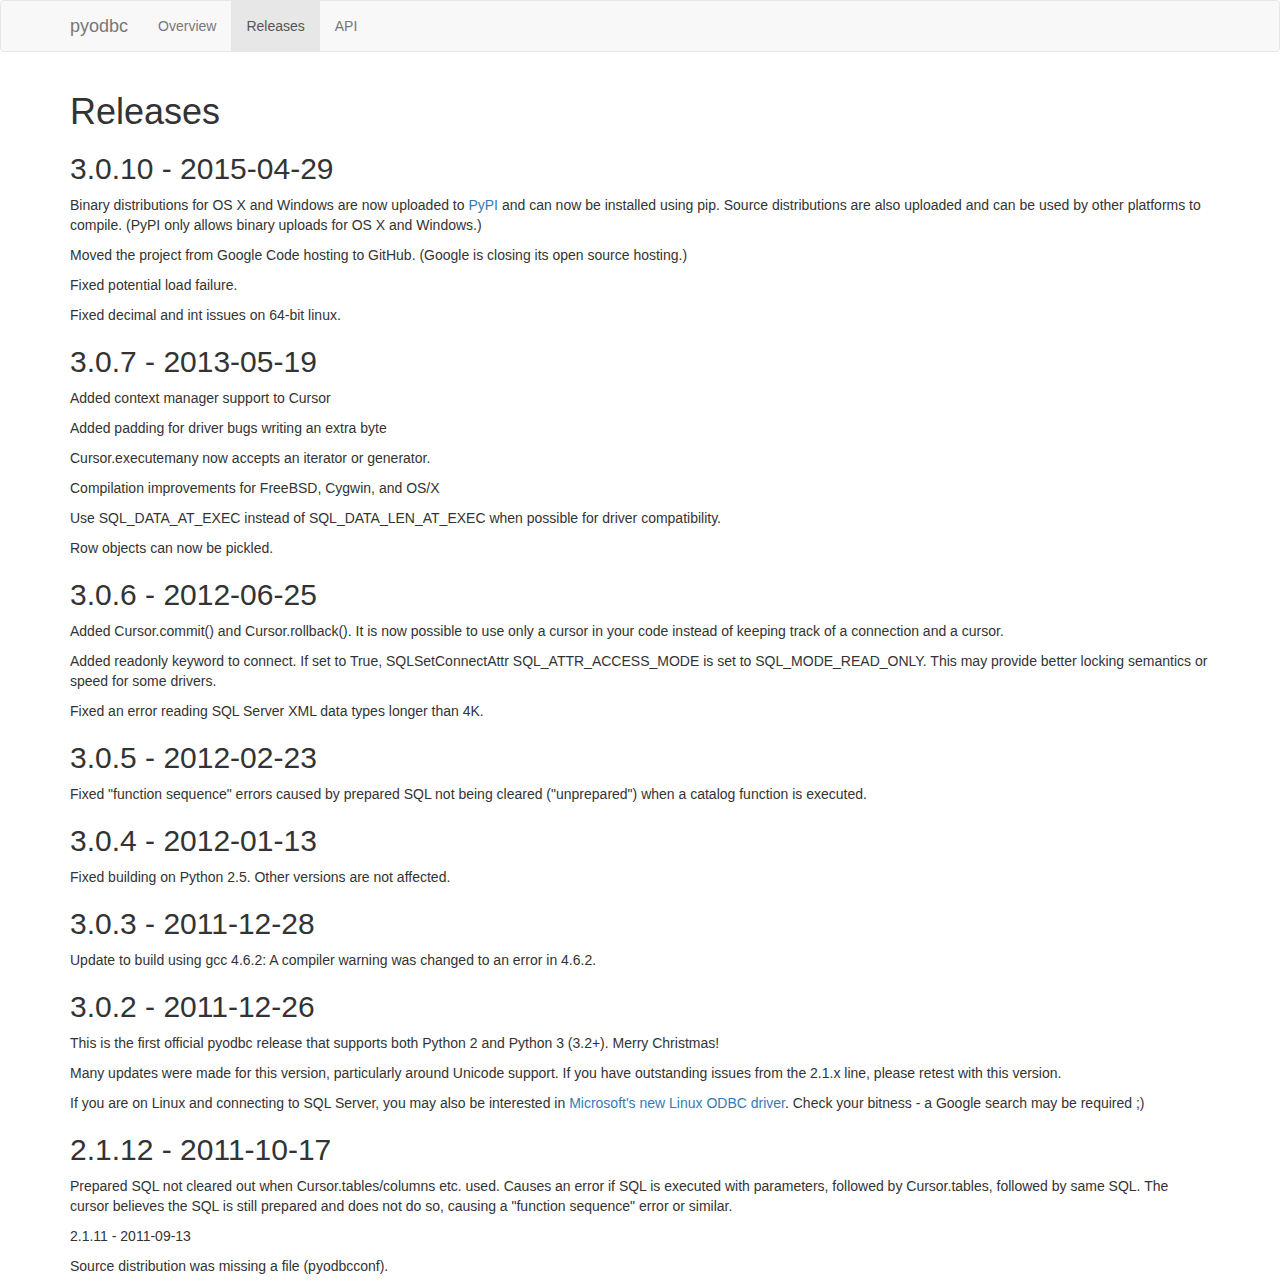
<file: releases.html>
<!DOCTYPE html>
<html lang="en">
  <head>
    <meta charset="utf-8">
    <meta http-equiv="X-UA-Compatible" content="IE=edge">
    <meta name="viewport" content="width=device-width, initial-scale=1">
    <title>pyodbc</title>
    <link href="https://maxcdn.bootstrapcdn.com/bootstrap/3.3.4/css/bootstrap.min.css" rel="stylesheet">
    <link href="pyodbc.css" rel="stylesheet">
  </head>
  <body>

    <div class="navbar navbar-default">
      <div class="container">
        <div class="navbar-header">
          <button class="navbar-toggle collapsed" type="button" data-toggle="collapse" data-target=".bs-navbar-collapse">
            <span class="sr-only">Toggle navigation</span>
            <span class="icon-bar"></span>
            <span class="icon-bar"></span>
            <span class="icon-bar"></span>
          </button>
          <a href="../" class="navbar-brand">pyodbc</a>
        </div>
        <nav class="collapse navbar-collapse bs-navbar-collapse">
          <ul class="nav navbar-nav">
            <li><a href="index.html">Overview</a></li>
            <li class="active"><a href="releases.html">Releases</a></li>
            <li><a href="api.html">API</a></li>
            <!-- <li><a href="faq.html">FAQ</a></li> -->
          </ul>
        </nav>
      </div>
    </div>

    <div class="container">
      <h1>Releases</h1>

      <h2>3.0.10 - 2015-04-29</h2>

      <p>Binary distributions for OS X and Windows are now uploaded to <a
        href="https://pypi.python.org/pypi?name=pyodbc&version=3.0.10&:action=display">PyPI</a>
        and can now be installed using pip.  Source distributions are also
        uploaded and can be used by other platforms to compile.  (PyPI only
        allows binary uploads for OS X and Windows.)</p>

      <p>Moved the project from Google Code hosting to GitHub.  (Google is
        closing its open source hosting.)</p>

      <p>Fixed potential load failure.</p>

      <p>Fixed decimal and int issues on 64-bit linux.</p>

      <h2>3.0.7 - 2013-05-19</h2>

      <p>Added context manager support to Cursor</p>

      <p>Added padding for driver bugs writing an extra byte</p>

      <p>Cursor.executemany now accepts an iterator or generator.</p>

      <p>Compilation improvements for FreeBSD, Cygwin, and OS/X</p>

      <p>Use SQL_DATA_AT_EXEC instead of SQL_DATA_LEN_AT_EXEC when possible for
      driver compatibility.</p>

      <p>Row objects can now be pickled.</p>

      <h2>3.0.6 - 2012-06-25</h2>

    <p>Added Cursor.commit() and Cursor.rollback(). It is now possible to use
    only a cursor in your code instead of keeping track of a connection and a
      cursor.</p>

  <p>Added readonly keyword to connect. If set to True, SQLSetConnectAttr
    SQL_ATTR_ACCESS_MODE is set to SQL_MODE_READ_ONLY. This may provide better
    locking semantics or speed for some drivers.</p>

  <p>Fixed an error reading SQL Server XML data types longer than 4K.</p>

  <h2>3.0.5 - 2012-02-23</h2>

  <p>Fixed "function sequence" errors caused by prepared SQL not being cleared
    ("unprepared") when a catalog function is executed.</p>

  <h2>3.0.4 - 2012-01-13</h2>

  <p>Fixed building on Python 2.5. Other versions are not affected.</p>

  <h2>3.0.3 - 2011-12-28</h2>

  <p>Update to build using gcc 4.6.2: A compiler warning was changed to an error
  in 4.6.2.</p>

  <h2>3.0.2 - 2011-12-26</h2>

    <p>This is the first official pyodbc release that supports both Python 2 and Python 3 (3.2+).  Merry Christmas!</p>

    <p>Many updates were made for this version, particularly around Unicode support.  If you have outstanding issues from the 2.1.x line, please retest with this version.</p>

    <p>If you are on Linux and connecting to SQL Server, you may also be
    interested in <a href="http://www.microsoft.com/download/en/details.aspx?id=28160">
      Microsoft's new Linux ODBC driver</a>.  Check your
    bitness - a Google search may be required ;)</p>


    <h2>2.1.12 - 2011-10-17</h2>

    <p>Prepared SQL not cleared out when Cursor.tables/columns etc. used.  Causes an error if SQL is executed with parameters, followed by Cursor.tables, followed by same SQL.  The cursor believes the SQL is still prepared and does not do so, causing a "function sequence" error or similar.</p>

    <p>2.1.11 - 2011-09-13</p>

    <p>Source distribution was missing a file (pyodbcconf).</p>

<!--
= 2.1.10 - 2011-09-12 =

[http://code.google.com/p/pyodbc/issues/detail?id=185 Issue 185]: Important memory leak fix.  Another patch from l..@deller.id.au.  Thanks again!

[http://code.google.com/p/pyodbc/issues/detail?id=199 Issue 199]: Fixed support for Python `with` statement.

= 2.1.9 - 2011-07-28 =

Important fix for failed LONGVARCHAR/LONGWVARCHAR insert/update fix.  Most drivers were working
around an incorrect length that was being passed by pyodbc (such as SQL Server), but some
drivers correctly raised an error.

[http://code.google.com/p/pyodbc/issues/detail?id=182 Issue 182]: Installer updated for proper Vista/Windows 7 UAC support.  Most installations seemed to work
with 2.1.8, but some crashed.

Added ''pyodbc.drivers()'' function for Windows builds.

[http://code.google.com/p/pyodbc/issues/detail?id=121 Issue 121]: Update with large
parameter + no rows updated = error.  Issue and patch (!) from l...@deller.id.au.  Thanks.

[http://code.google.com/p/pyodbc/issues/detail?id=188 Issue 188]: FreeTDS crash when fetching
NVARCHAR(MAX) data over 511 bytes.

[http://code.google.com/p/pyodbc/issues/detail?id=129 Issue 129]: ("select ?", None) fails

Some build fixes for Solaris and for Python 2.4.  Eliminated many compiler warnings.  Added
SQLite tests.

= 2.1.8 - 2010-09-06 =

A major release for Mac OS/X, Unicode, and 64-bit issues, plus a few suggestions.  Thanks for the reports and suggestions.

Unicode handling has been completely reworked, fixing a number of issues on platforms where the size of a SQLWCHAR did not match the size of a Python Unicode character.  This includes Mac OS/X and most 64-bit Linux distributions.

[http://code.google.com/p/pyodbc/issues/detail?id=100 Issue 100]: Added context manager support so connections can now be used with Python's `with` statement.

[http://code.google.com/p/pyodbc/issues/detail?id=101 Issue 101]: Added `timeout` keyword parameter to the connection.

Users can now read custom SQL types.  A user function can be attached to a connection via the new Connection.add_output_converter for a SQL type (an integer defined by ODBC).  When a column of this type is read, the user function will be called to convert the value to a Python object.  Connection.clear_output_converters can be called to remove all output converters from a connection.

[http://code.google.com/p/pyodbc/issues/detail?id=84 Issue 84]: Data truncation was silently ignored.  Any data that required SQLPutData could fail without an exception.

Related to this, the maximum varchar, wvarchar, and binary sizes are retrieved during the connect and these are used to decide when to write a parameter as a single value and when to use SQLPutData.  This should improve performance for larger inserts.  For example, SQL Server string inserts between 501 and 4000 bytes should now be better.

[http://code.google.com/p/pyodbc/issues/detail?id=91 Issue 91]: Decimal parameter handling was completely reworked, which also fixed an error if the size of a decimal exactly matched the database's maximum.

= 2.1.7 - 2010-02-19 =

Thanks for the many reports, suggestions, and especially patches.

[http://code.google.com/p/pyodbc/issues/detail?id=80 Issue 80]: setup.py uses setuptools if available to allow building eggs

[http://code.google.com/p/pyodbc/issues/detail?id=82 Issue 82]: Occassional crash if the cursor was freed after the connection.

Fix: Writing NULL to binary columns only worked for first binary column in SQL statement.

[http://code.google.com/p/pyodbc/issues/detail?id=67 Issue 67]: More cursor.description elements are populated.

[http://code.google.com/p/pyodbc/issues/detail?id=57 Issue 57]: pyodbc Row objects can be passed as parameters to execute.

= 2.1.6 - 2009-05-24 =

<font color="red">Important Fix:</font> Connections with autocommit turned on would not actually be closed!  (By default, connections are opened with autocommit turned off; you must set autocommit to True to see this bug.)

Applied the [http://code.google.com/p/pyodbc/issues/detail?id=48&can=1 patch from john.chandler.lists (Issue 48)] to add support for the SQL Server XML data type.  (The patch included unit tests too.  Very nice.)

= 2.1.5 - 2009-04-19 =

I'm trying to verify as many fixes as possible before releasing, but it should be soon.  In particular, I need some Mac OS/X testing.

== New timeout attribute ==

Applied the excellent [http://code.google.com/p/pyodbc/issues/detail?id=47 patch from patrik.simons (Issue 47)] which adds a timeout attribute to the connection.  The timeout is applied to all subsequently created cursors.

== Fixed Cursor.execute return value ==

<font color="red">*WARNING:* This is not backwards compatible!</font>

The return value from Cursor.execute stated that the return value was always the cursor itself, but there were 2 cases where the rowcount would be returned instead.  This has been corrected -- the Cursor is always returned now.

If you have code that expected the return value to be an integer row count, you'll need to update your code from:

{{{
# WRONG
if cursor.execute("delete from tbl where x=1"):
    # do something if deleted
}}}

to

{{{
# RIGHT
if cursor.execute("delete from tbl where x=1").rowcount:
    # do something if deleted
}}}

This is probably rare.  The return for SELECT statements was always the cursor, so there is no change there.

== [http://code.google.com/p/pyodbc/issues/detail?id=36 Issue 36]: Option to force string results to Unicode ==

Included a fantastic patch from patrik.simons that adds a unicode_results Boolean keyword to connect which causes all result strings to be Unicode:

{{{
cnxn = pyodbc.connect(cnxnstring, unicode_results=True)
}}}


== Other Changes ==

 * [http://code.google.com/p/pyodbc/issues/detail?id=35 Issue 35]: A patch to enable building pyodbc with mingw32 (gcc on Windows).
 * [http://code.google.com/p/pyodbc/issues/detail?id=39 Issue 39]: Fixed cursor.skip (would only skip 1 in past)
 * [http://code.google.com/p/pyodbc/issues/detail?id=40 Issue 40]: Fixed the "finally pops bad exception" problem in Python 2.4 (finally)
 * [http://code.google.com/p/pyodbc/issues/detail?id=22 Issue 22]: Added README.rst to source distribution.  (Lost when renamed from README.txt to README.rst for [http://github.com/mkleehammer/pyodbc github].)
 * Added Excel unit tests
 * Fixed Access unit tests so they run under Python 2.4
 * [http://code.google.com/p/pyodbc/issues/detail?id=45 Issue 45]: Crash when passing sets to executemany.

= 2.1.4 =

[http://code.google.com/p/pyodbc/issues/detail?id=19 Issue 19]: New code did not build on 64-bit Linux due to incorrect parameter definitions (SQLINTEGER instead of SQLLEN, etc.)

Because this is a 64-bit only fix, the 2.1.3 Windows installers can still be used.

Thanks to axel.b.k...@web.de for the patch!

= 2.1.3 =

[http://code.google.com/p/pyodbc/issues/detail?id=18 Issue 18]: Added optional keyword support to pyodbc.connect to better match the DB API.  See the documentation for connect on the [Module] page.

[http://code.google.com/p/pyodbc/issues/detail?id=14 Issue 14]: Reading decimals failed if the locale used anything other than a period as the decimal point.

[http://code.google.com/p/pyodbc/issues/detail?id=11 Issue 11]: GIL now released around all ODBC calls to free up other threads.

[http://code.google.com/p/pyodbc/issues/detail?id=16 Issue 16]: Added [Cursor Cursor.skip] method.

[http://code.google.com/p/pyodbc/issues/detail?id=17 Issue 17]: Implemented phase 1 of the performance enhancements.
-->

    </div>

    <script src="https://ajax.googleapis.com/ajax/libs/jquery/1.11.2/jquery.min.js"></script>
    <script src="https://maxcdn.bootstrapcdn.com/bootstrap/3.3.4/js/bootstrap.min.js"></script>
    <script src="pyodbc.js"></script>
  </body>
</html>
</file>
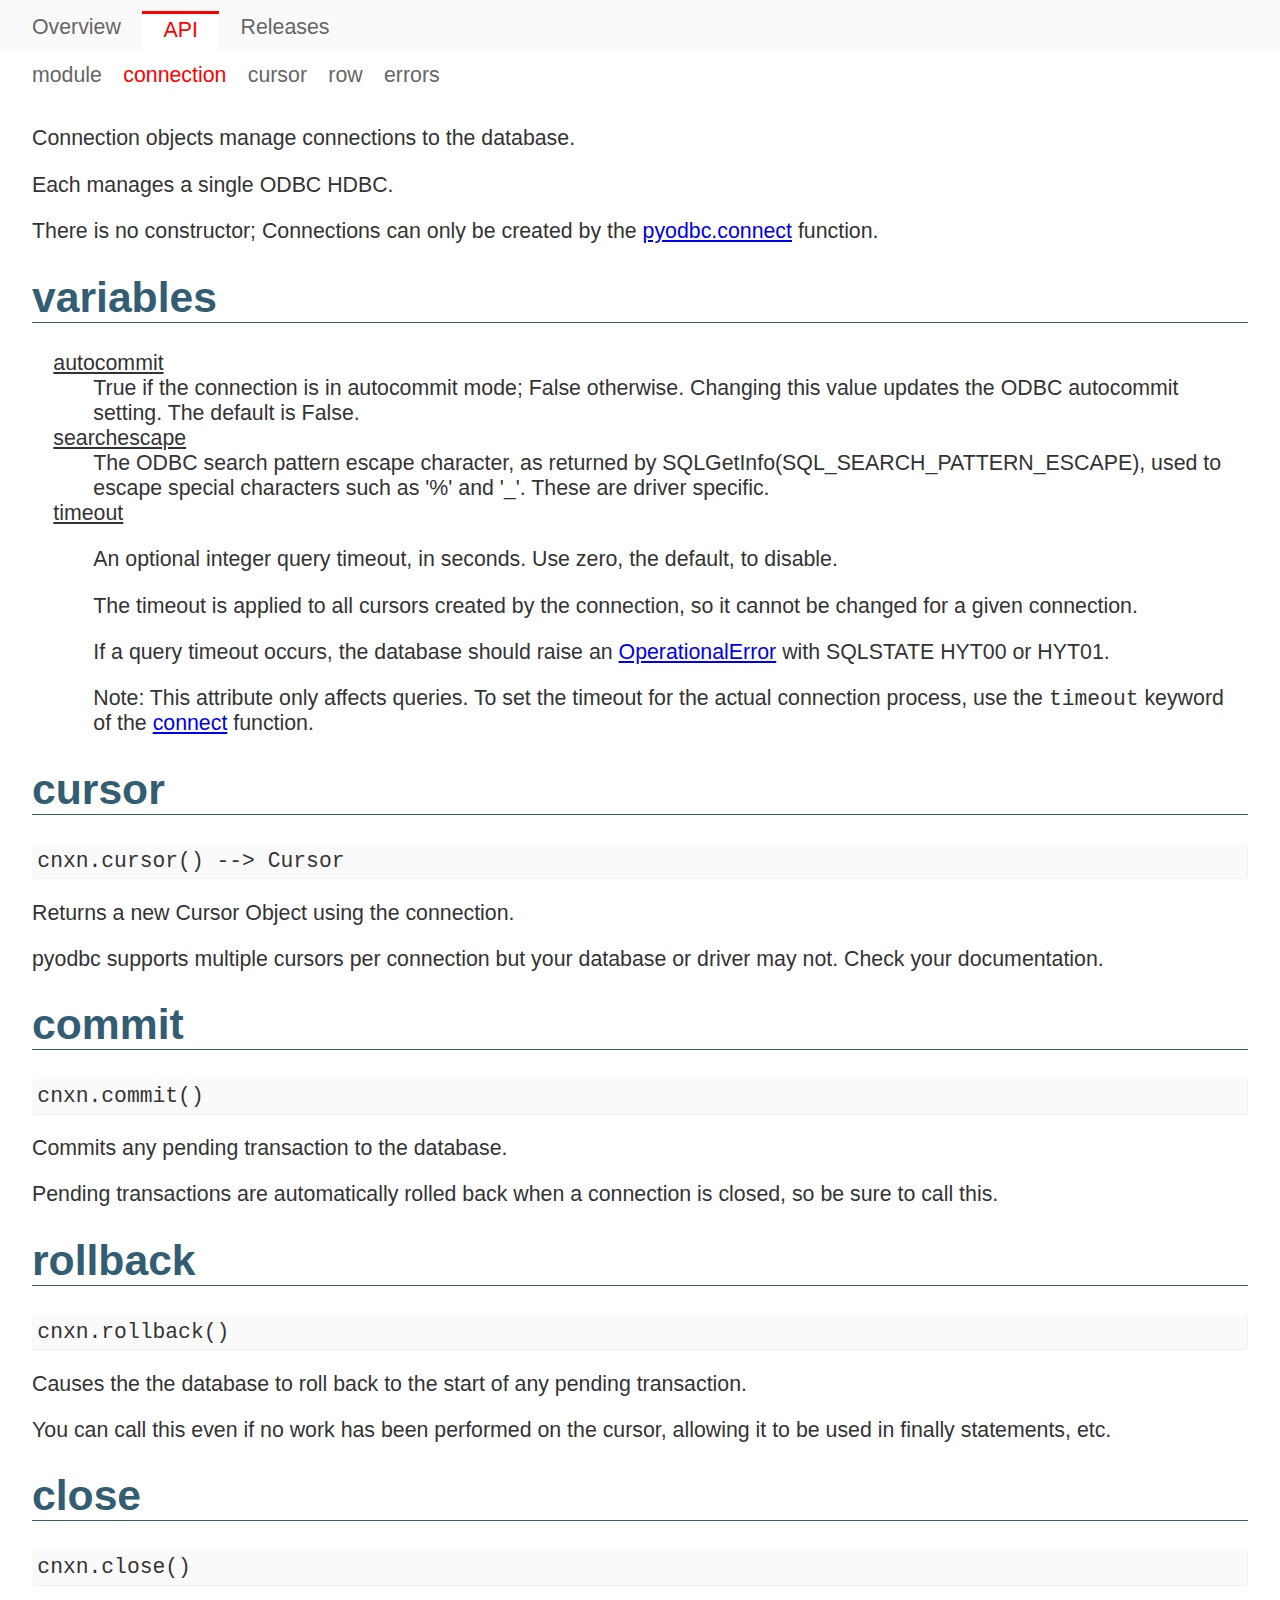
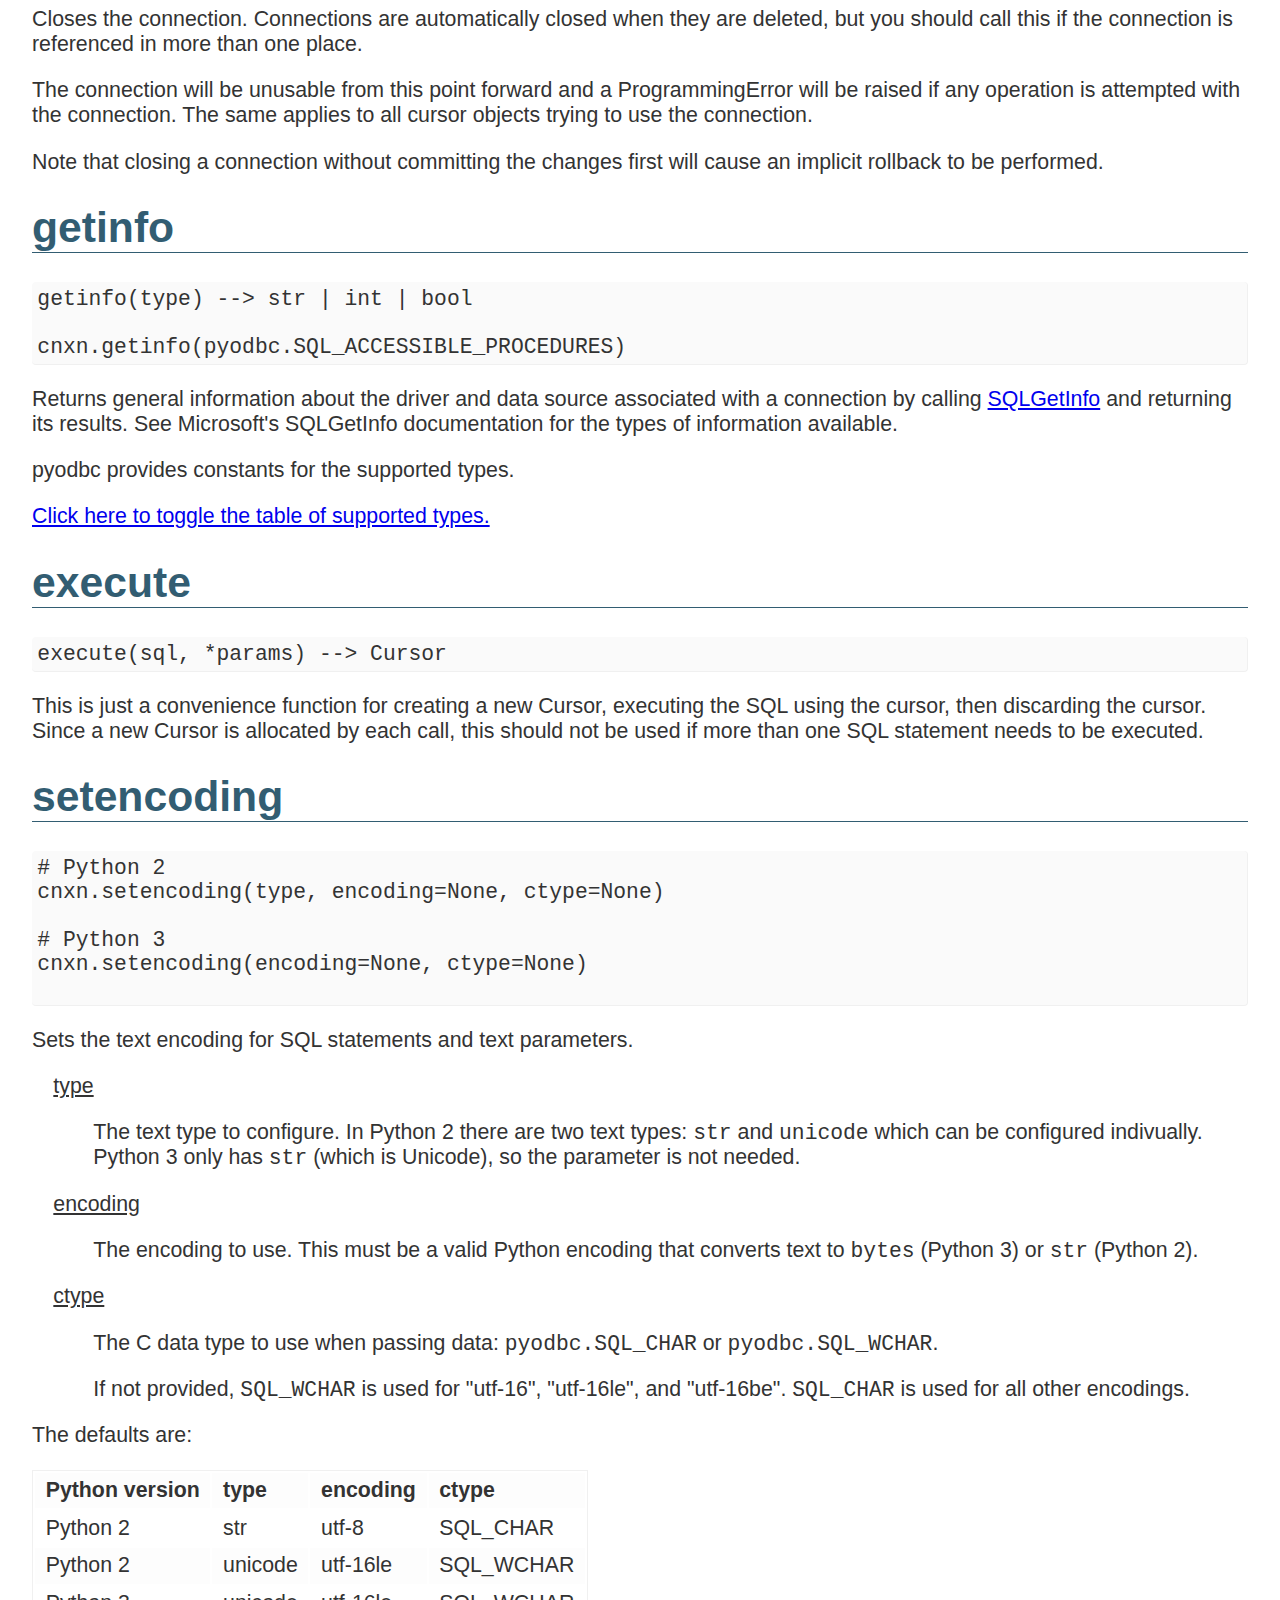
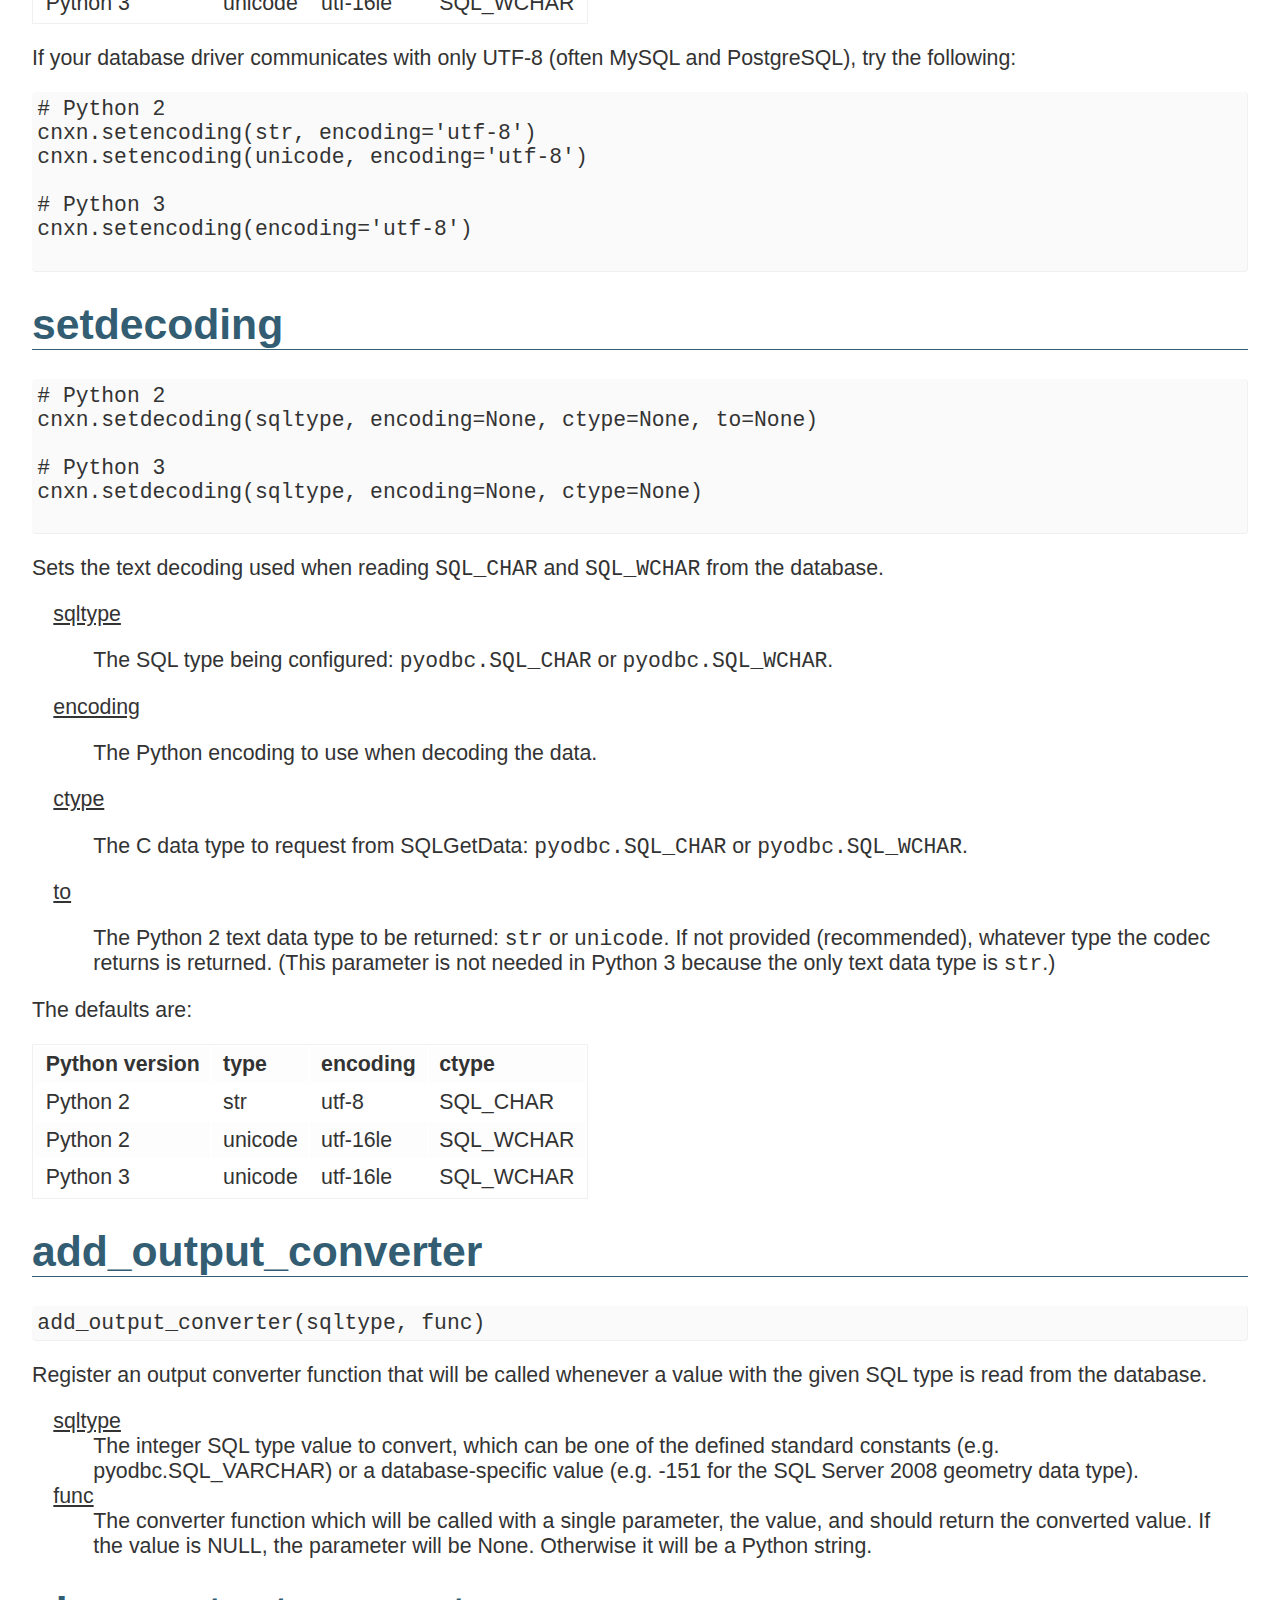
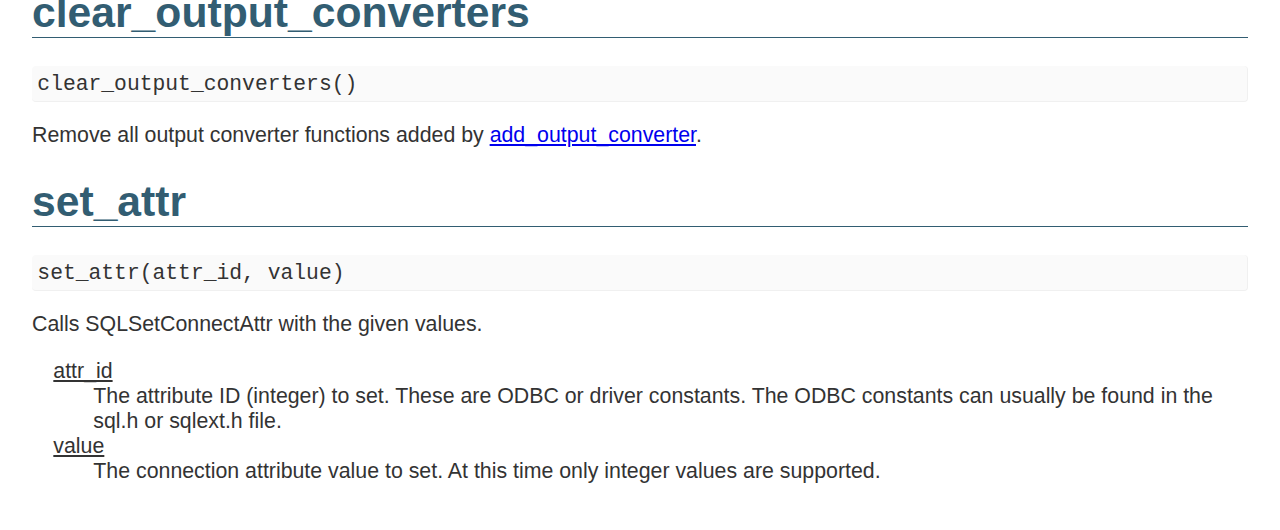
<file: docs/api-connection.html>
<!DOCTYPE html>
<html lang="en">
  <head>
    <meta charset="utf-8">
    <meta http-equiv="X-UA-Compatible" content="IE=edge">
    <meta name="viewport" content="width=device-width, initial-scale=1">
    <title>pyodbc</title>
    <link href="styles.css" rel="stylesheet">
  </head>
  <body>

    <div class="navbar">
      <div><a href="index.html">Overview</a></div>
      <div class="active"><a href="api.html">API</a></div>
      <div><a href="releases.html">Releases</a></div>
    </div>
    <div class="subnav">
      <div><a href="api-module.html">module</a></div>
      <div class="active"><a href="api-connection.html">connection</a></div>
      <div><a href="api-cursor.html">cursor</a></div>
      <div><a href="api-row.html">row</a></div>
      <div><a href="api-errors.html">errors</a></div>
    </div>

    <div class="container">

      <p>Connection objects manage connections to the database.</p>

      <p>Each manages a single ODBC HDBC.</p>

      <p>There is no constructor; Connections can only be created by the
        <a href="#connect">pyodbc.connect</a> function.</p>

      <h1>variables</h1>

      <dl>

        <dt>autocommit</dt>
        <dd>True if the connection is in autocommit mode; False otherwise.
          Changing this value updates the ODBC autocommit setting.  The default
          is False.</dd>

        <dt>searchescape</dt>

        <dd>The ODBC search pattern escape character, as returned by
          SQLGetInfo(SQL_SEARCH_PATTERN_ESCAPE), used to escape special characters such as
          '%' and '_'.  These are driver specific.</dd>

        <dt>timeout</dt>
        <dd><p>An optional integer query timeout, in seconds.  Use zero, the
          default, to disable.</p>

          <p>The timeout is applied to all cursors created by the connection, so
            it cannot be changed for a given connection.</p>

          <p>If a query timeout occurs, the database should raise an <a
                                                                         href="api.html#operationalerror">OperationalError</a> with SQLSTATE
            HYT00 or HYT01.</p>

          <p>Note: This attribute only affects queries.  To set the timeout for
            the actual connection process, use the <tt>timeout</tt> keyword of the
            <a href="#connect">connect</a> function.</p>
        </dd>

      </dl>

      <h1 id="connection_cursor">cursor</h1>

      <pre>cnxn.cursor() --> Cursor</pre>

      <p>Returns a new Cursor Object using the connection.</p>

      <p>pyodbc supports multiple cursors per connection but your database or
        driver may not.  Check your documentation.</p>

      <h1 id="connection_commit">commit</h1>

      <pre>cnxn.commit()</pre>

      <p>Commits any pending transaction to the database.</p>

      <p>Pending transactions are automatically rolled back when a connection is closed,
        so be sure to call this.</p>

      <h1 id="connection_rollback">rollback</h1>

      <pre>cnxn.rollback()</pre>

      <p>Causes the the database to roll back to the start of any pending transaction.</p>

      <p>You can call this even if no work has been performed on the cursor, allowing it
        to be used in finally statements, etc.</p>

      <h1 id="connection_close">close</h1>

      <pre>cnxn.close()</pre>

      <p>Closes the connection.  Connections are automatically closed when they
        are deleted, but you should call this if the connection is referenced in
        more than one place.</p>

      <p>The connection will be unusable from this point forward and a ProgrammingError
        will be raised if any operation is attempted with the connection.  The same
        applies to all cursor objects trying to use the connection.</p>

      <p>Note that closing a connection without committing the changes first will cause
        an implicit rollback to be performed.</p>

      <h1 id="connection_getinfo">getinfo</h1>

      <pre>getinfo(type) --> str | int | bool

cnxn.getinfo(pyodbc.SQL_ACCESSIBLE_PROCEDURES)</pre>

      <p>Returns general information about the driver and data source associated with a
        connection by calling
        <a href="http://msdn.microsoft.com/en-us/library/ms711681%28VS.85%29.aspx">SQLGetInfo</a>
        and returning its results.  See Microsoft's SQLGetInfo documentation for the
        types of information available.</p>

      <p>pyodbc provides constants for the supported types.</p>

      <div class="toggle-top">
        <p><a href="#toggle-show">Click here to toggle the table of supported types.</a></p>

        <table class="hide">
          <thead>
            <tr><th>type</th><th>result type</th></tr>
          </thead>
          <tbody>
            <tr><td>SQL_ACCESSIBLE_PROCEDURES</td><td>bool</td></tr>
            <tr><td>SQL_ACCESSIBLE_TABLES</td><td>bool</td></tr>
            <tr><td>SQL_ACTIVE_ENVIRONMENTS</td><td>int</td></tr>
            <tr><td>SQL_AGGREGATE_FUNCTIONS</td><td>int</td></tr>
            <tr><td>SQL_ALTER_DOMAIN</td><td>int</td></tr>
            <tr><td>SQL_ALTER_TABLE</td><td>int</td></tr>
            <tr><td>SQL_ASYNC_MODE</td><td>int</td></tr>
            <tr><td>SQL_BATCH_ROW_COUNT</td><td>int</td></tr>
            <tr><td>SQL_BATCH_SUPPORT</td><td>int</td></tr>
            <tr><td>SQL_BOOKMARK_PERSISTENCE</td><td>int</td></tr>
            <tr><td>SQL_CATALOG_LOCATION</td><td>int</td></tr>
            <tr><td>SQL_CATALOG_NAME</td><td>bool</td></tr>
            <tr><td>SQL_CATALOG_NAME_SEPARATOR</td><td>str</td></tr>
            <tr><td>SQL_CATALOG_TERM</td><td>str</td></tr>
            <tr><td>SQL_CATALOG_USAGE</td><td>int</td></tr>
            <tr><td>SQL_COLLATION_SEQ</td><td>str</td></tr>
            <tr><td>SQL_COLUMN_ALIAS</td><td>bool</td></tr>
            <tr><td>SQL_CONCAT_NULL_BEHAVIOR</td><td>int</td></tr>
            <tr><td>SQL_CONVERT_FUNCTIONS</td><td>int</td></tr>
            <tr><td>SQL_CONVERT_VARCHAR</td><td>int</td></tr>
            <tr><td>SQL_CORRELATION_NAME</td><td>int</td></tr>
            <tr><td>SQL_CREATE_ASSERTION</td><td>int</td></tr>
            <tr><td>SQL_CREATE_CHARACTER_SET</td><td>int</td></tr>
            <tr><td>SQL_CREATE_COLLATION</td><td>int</td></tr>
            <tr><td>SQL_CREATE_DOMAIN</td><td>int</td></tr>
            <tr><td>SQL_CREATE_SCHEMA</td><td>int</td></tr>
            <tr><td>SQL_CREATE_TABLE</td><td>int</td></tr>
            <tr><td>SQL_CREATE_TRANSLATION</td><td>int</td></tr>
            <tr><td>SQL_CREATE_VIEW</td><td>int</td></tr>
            <tr><td>SQL_CURSOR_COMMIT_BEHAVIOR</td><td>int</td></tr>
            <tr><td>SQL_CURSOR_ROLLBACK_BEHAVIOR</td><td>int</td></tr>
            <tr><td>SQL_DATABASE_NAME</td><td>str</td></tr>
            <tr><td>SQL_DATA_SOURCE_NAME</td><td>str</td></tr>
            <tr><td>SQL_DATA_SOURCE_READ_ONLY</td><td>bool</td></tr>
            <tr><td>SQL_DATETIME_LITERALS</td><td>int</td></tr>
            <tr><td>SQL_DBMS_NAME</td><td>str</td></tr>
            <tr><td>SQL_DBMS_VER</td><td>str</td></tr>
            <tr><td>SQL_DDL_INDEX</td><td>int</td></tr>
            <tr><td>SQL_DEFAULT_TXN_ISOLATION</td><td>int</td></tr>
            <tr><td>SQL_DESCRIBE_PARAMETER</td><td>bool</td></tr>
            <tr><td>SQL_DM_VER</td><td>str</td></tr>
            <tr><td>SQL_DRIVER_NAME</td><td>str</td></tr>
            <tr><td>SQL_DRIVER_ODBC_VER</td><td>str</td></tr>
            <tr><td>SQL_DRIVER_VER</td><td>str</td></tr>
            <tr><td>SQL_DROP_ASSERTION</td><td>int</td></tr>
            <tr><td>SQL_DROP_CHARACTER_SET</td><td>int</td></tr>
            <tr><td>SQL_DROP_COLLATION</td><td>int</td></tr>
            <tr><td>SQL_DROP_DOMAIN</td><td>int</td></tr>
            <tr><td>SQL_DROP_SCHEMA</td><td>int</td></tr>
            <tr><td>SQL_DROP_TABLE</td><td>int</td></tr>
            <tr><td>SQL_DROP_TRANSLATION</td><td>int</td></tr>
            <tr><td>SQL_DROP_VIEW</td><td>int</td></tr>
            <tr><td>SQL_DYNAMIC_CURSOR_ATTRIBUTES1</td><td>int</td></tr>
            <tr><td>SQL_DYNAMIC_CURSOR_ATTRIBUTES2</td><td>int</td></tr>
            <tr><td>SQL_EXPRESSIONS_IN_ORDERBY</td><td>bool</td></tr>
            <tr><td>SQL_FILE_USAGE</td><td>int</td></tr>
            <tr><td>SQL_FORWARD_ONLY_CURSOR_ATTRIBUTES1</td><td>int</td></tr>
            <tr><td>SQL_FORWARD_ONLY_CURSOR_ATTRIBUTES2</td><td>int</td></tr>
            <tr><td>SQL_GETDATA_EXTENSIONS</td><td>int</td></tr>
            <tr><td>SQL_GROUP_BY</td><td>int</td></tr>
            <tr><td>SQL_IDENTIFIER_CASE</td><td>int</td></tr>
            <tr><td>SQL_IDENTIFIER_QUOTE_CHAR</td><td>str</td></tr>
            <tr><td>SQL_INDEX_KEYWORDS</td><td>int</td></tr>
            <tr><td>SQL_INFO_SCHEMA_VIEWS</td><td>int</td></tr>
            <tr><td>SQL_INSERT_STATEMENT</td><td>int</td></tr>
            <tr><td>SQL_INTEGRITY</td><td>bool</td></tr>
            <tr><td>SQL_KEYSET_CURSOR_ATTRIBUTES1</td><td>int</td></tr>
            <tr><td>SQL_KEYSET_CURSOR_ATTRIBUTES2</td><td>int</td></tr>
            <tr><td>SQL_KEYWORDS</td><td>str</td></tr>
            <tr><td>SQL_LIKE_ESCAPE_CLAUSE</td><td>bool</td></tr>
            <tr><td>SQL_MAX_ASYNC_CONCURRENT_STATEMENTS</td><td>int</td></tr>
            <tr><td>SQL_MAX_BINARY_LITERAL_LEN</td><td>int</td></tr>
            <tr><td>SQL_MAX_CATALOG_NAME_LEN</td><td>int</td></tr>
            <tr><td>SQL_MAX_CHAR_LITERAL_LEN</td><td>int</td></tr>
            <tr><td>SQL_MAX_COLUMNS_IN_GROUP_BY</td><td>int</td></tr>
            <tr><td>SQL_MAX_COLUMNS_IN_INDEX</td><td>int</td></tr>
            <tr><td>SQL_MAX_COLUMNS_IN_ORDER_BY</td><td>int</td></tr>
            <tr><td>SQL_MAX_COLUMNS_IN_SELECT</td><td>int</td></tr>
            <tr><td>SQL_MAX_COLUMNS_IN_TABLE</td><td>int</td></tr>
            <tr><td>SQL_MAX_COLUMN_NAME_LEN</td><td>int</td></tr>
            <tr><td>SQL_MAX_CONCURRENT_ACTIVITIES</td><td>int</td></tr>
            <tr><td>SQL_MAX_CURSOR_NAME_LEN</td><td>int</td></tr>
            <tr><td>SQL_MAX_DRIVER_CONNECTIONS</td><td>int</td></tr>
            <tr><td>SQL_MAX_IDENTIFIER_LEN</td><td>int</td></tr>
            <tr><td>SQL_MAX_INDEX_SIZE</td><td>int</td></tr>
            <tr><td>SQL_MAX_PROCEDURE_NAME_LEN</td><td>int</td></tr>
            <tr><td>SQL_MAX_ROW_SIZE</td><td>int</td></tr>
            <tr><td>SQL_MAX_ROW_SIZE_INCLUDES_LONG</td><td>bool</td></tr>
            <tr><td>SQL_MAX_SCHEMA_NAME_LEN</td><td>int</td></tr>
            <tr><td>SQL_MAX_STATEMENT_LEN</td><td>int</td></tr>
            <tr><td>SQL_MAX_TABLES_IN_SELECT</td><td>int</td></tr>
            <tr><td>SQL_MAX_TABLE_NAME_LEN</td><td>int</td></tr>
            <tr><td>SQL_MAX_USER_NAME_LEN</td><td>int</td></tr>
            <tr><td>SQL_MULTIPLE_ACTIVE_TXN</td><td>bool</td></tr>
            <tr><td>SQL_MULT_RESULT_SETS</td><td>bool</td></tr>
            <tr><td>SQL_NEED_LONG_DATA_LEN</td><td>bool</td></tr>
            <tr><td>SQL_NON_NULLABLE_COLUMNS</td><td>int</td></tr>
            <tr><td>SQL_NULL_COLLATION</td><td>int</td></tr>
            <tr><td>SQL_NUMERIC_FUNCTIONS</td><td>int</td></tr>
            <tr><td>SQL_ODBC_INTERFACE_CONFORMANCE</td><td>int</td></tr>
            <tr><td>SQL_ODBC_VER</td><td>str</td></tr>
            <tr><td>SQL_OJ_CAPABILITIES</td><td>int</td></tr>
            <tr><td>SQL_ORDER_BY_COLUMNS_IN_SELECT</td><td>bool</td></tr>
            <tr><td>SQL_PARAM_ARRAY_ROW_COUNTS</td><td>int</td></tr>
            <tr><td>SQL_PARAM_ARRAY_SELECTS</td><td>int</td></tr>
            <tr><td>SQL_PROCEDURES</td><td>bool</td></tr>
            <tr><td>SQL_PROCEDURE_TERM</td><td>str</td></tr>
            <tr><td>SQL_QUOTED_IDENTIFIER_CASE</td><td>int</td></tr>
            <tr><td>SQL_ROW_UPDATES</td><td>bool</td></tr>
            <tr><td>SQL_SCHEMA_TERM</td><td>str</td></tr>
            <tr><td>SQL_SCHEMA_USAGE</td><td>int</td></tr>
            <tr><td>SQL_SCROLL_OPTIONS</td><td>int</td></tr>
            <tr><td>SQL_SEARCH_PATTERN_ESCAPE</td><td>str</td></tr>
            <tr><td>SQL_SERVER_NAME</td><td>str</td></tr>
            <tr><td>SQL_SPECIAL_CHARACTERS</td><td>str</td></tr>
            <tr><td>SQL_SQL92_DATETIME_FUNCTIONS</td><td>int</td></tr>
            <tr><td>SQL_SQL92_FOREIGN_KEY_DELETE_RULE</td><td>int</td></tr>
            <tr><td>SQL_SQL92_FOREIGN_KEY_UPDATE_RULE</td><td>int</td></tr>
            <tr><td>SQL_SQL92_GRANT</td><td>int</td></tr>
            <tr><td>SQL_SQL92_NUMERIC_VALUE_FUNCTIONS</td><td>int</td></tr>
            <tr><td>SQL_SQL92_PREDICATES</td><td>int</td></tr>
            <tr><td>SQL_SQL92_RELATIONAL_JOIN_OPERATORS</td><td>int</td></tr>
            <tr><td>SQL_SQL92_REVOKE</td><td>int</td></tr>
            <tr><td>SQL_SQL92_ROW_VALUE_CONSTRUCTOR</td><td>int</td></tr>
            <tr><td>SQL_SQL92_STR_FUNCTIONS</td><td>int</td></tr>
            <tr><td>SQL_SQL92_VALUE_EXPRESSIONS</td><td>int</td></tr>
            <tr><td>SQL_SQL_CONFORMANCE</td><td>int</td></tr>
            <tr><td>SQL_STANDARD_CLI_CONFORMANCE</td><td>int</td></tr>
            <tr><td>SQL_STATIC_CURSOR_ATTRIBUTES1</td><td>int</td></tr>
            <tr><td>SQL_STATIC_CURSOR_ATTRIBUTES2</td><td>int</td></tr>
            <tr><td>SQL_STR_FUNCTIONS</td><td>int</td></tr>
            <tr><td>SQL_SUBQUERIES</td><td>int</td></tr>
            <tr><td>SQL_SYSTEM_FUNCTIONS</td><td>int</td></tr>
            <tr><td>SQL_TABLE_TERM</td><td>str</td></tr>
            <tr><td>SQL_TIMEDATE_ADD_INTERVALS</td><td>int</td></tr>
            <tr><td>SQL_TIMEDATE_DIFF_INTERVALS</td><td>int</td></tr>
            <tr><td>SQL_TIMEDATE_FUNCTIONS</td><td>int</td></tr>
            <tr><td>SQL_TXN_CAPABLE</td><td>int</td></tr>
            <tr><td>SQL_TXN_ISOLATION_OPTION</td><td>int</td></tr>
            <tr><td>SQL_UNION</td><td>int</td></tr>
            <tr><td>SQL_USER_NAME</td><td>str</td></tr>
            <tr><td>SQL_XOPEN_CLI_YEAR</td><td>str</td></tr>
          </tbody>
        </table>
      </div>

      <h1 id="connection_execute">execute</h1>

      <pre>execute(sql, *params) --> Cursor</pre>

      <p>This is just a convenience function for creating a new Cursor, executing the
        SQL using the cursor, then discarding the cursor.  Since a new Cursor
        is allocated by each call, this should not be used if more than one SQL
        statement needs to be executed.</p>

      <h1 id="setencoding">setencoding</h1>

      <pre>
# Python 2
cnxn.setencoding(type, encoding=None, ctype=None)

# Python 3
cnxn.setencoding(encoding=None, ctype=None)
      </pre>

      <p>Sets the text encoding for SQL statements and text parameters.</p>

      <dl>
        <dt>type</dt>
        <dd>
          <p>The text type to configure.  In Python 2 there are two text types:
            <tt>str</tt> and <tt>unicode</tt> which can be configured indivually.
            Python 3 only has <tt>str</tt> (which is Unicode), so the parameter
            is not needed.</p>
        </dd>

        <dt>encoding</dt>
        <dd>
          <p>The encoding to use.  This must be a valid Python encoding that converts
            text to <tt>bytes</tt> (Python 3) or <tt>str</tt> (Python 2).</p>
        </dd>

        <dt>ctype</dt>
        <dd>
          <p>The C data type to use when passing data: <tt>pyodbc.SQL_CHAR</tt>
            or <tt>pyodbc.SQL_WCHAR</tt>.</p>

          <p>If not provided, <tt>SQL_WCHAR</tt> is used for "utf-16", "utf-16le", and
            "utf-16be".  <tt>SQL_CHAR</tt> is used for all other encodings.</p>
        </dd>
      </dl>

      <p>The defaults are:</p>

      <table>
        <thead>
          <tr>
            <th>Python version</th>
            <th>type</th>
            <th>encoding</th>
            <th>ctype</th>
          </tr>
        </thead>
        <tbody>
          <tr>
            <td>Python 2</td>
            <td>str</td>
            <td>utf-8</td>
            <td>SQL_CHAR</td>
          </tr>
          <tr>
            <td>Python 2</td>
            <td>unicode</td>
            <td>utf-16le</td>
            <td>SQL_WCHAR</td>
          </tr>
          <tr>
            <td>Python 3</td>
            <td>unicode</td>
            <td>utf-16le</td>
            <td>SQL_WCHAR</td>
          </tr>
        </tbody>
      </table>

      <p>If your database driver communicates with only UTF-8 (often MySQL and
        PostgreSQL), try the following:</p>

      <pre>
# Python 2
cnxn.setencoding(str, encoding='utf-8')
cnxn.setencoding(unicode, encoding='utf-8')

# Python 3
cnxn.setencoding(encoding='utf-8')
      </pre>

      <h1 id="setdecoding">setdecoding</h1>

      <pre>
# Python 2
cnxn.setdecoding(sqltype, encoding=None, ctype=None, to=None)

# Python 3
cnxn.setdecoding(sqltype, encoding=None, ctype=None)
      </pre>

      <p>Sets the text decoding used when reading <tt>SQL_CHAR</tt> and <tt>SQL_WCHAR</tt>
        from the database.</p>

      <dl>
        <dt>sqltype</dt>
        <dd><p>The SQL type being configured: <tt>pyodbc.SQL_CHAR</tt> or
          <tt>pyodbc.SQL_WCHAR</tt>.</p></dd>

        <dt>encoding</dt>
        <dd><p>The Python encoding to use when decoding the data.</p></dd>

        <dt>ctype</dt>
        <dd><p>The C data type to request from SQLGetData: <tt>pyodbc.SQL_CHAR</tt>
          or <tt>pyodbc.SQL_WCHAR</tt>.</p></dd>

        <dt>to</dt>
        <dd>
          <p>The Python 2 text data type to be returned: <tt>str</tt> or <tt>unicode</tt>.
            If not provided (recommended), whatever type the codec returns is
            returned.  (This parameter is not needed in Python 3 because the only text
            data type is <tt>str</tt>.)</p>
        </dd>
      </dl>

      <p>The defaults are:</p>

      <table>
        <thead>
          <tr>
            <th>Python version</th>
            <th>type</th>
            <th>encoding</th>
            <th>ctype</th>
          </tr>
        </thead>
        <tbody>
          <tr>
            <td>Python 2</td>
            <td>str</td>
            <td>utf-8</td>
            <td>SQL_CHAR</td>
          </tr>
          <tr>
            <td>Python 2</td>
            <td>unicode</td>
            <td>utf-16le</td>
            <td>SQL_WCHAR</td>
          </tr>
          <tr>
            <td>Python 3</td>
            <td>unicode</td>
            <td>utf-16le</td>
            <td>SQL_WCHAR</td>
          </tr>
        </tbody>
      </table>


      <h1 id="connection_add_output_converter">add_output_converter</h1>

      <pre>add_output_converter(sqltype, func)</pre>

      <p>Register an output converter function that will be called whenever a value with
        the given SQL type is read from the database.</p>

      <dl>
        <dt>sqltype</dt>
        <dd>The integer SQL type value to convert, which can be one of the defined
          standard constants (e.g. pyodbc.SQL_VARCHAR) or a database-specific value
          (e.g. -151 for the SQL Server 2008 geometry data type).</dd>

        <dt>func</dt>
        <dd>The converter function which will be called with a single parameter, the
          value, and should return the converted value.  If the value is NULL, the
          parameter will be None.  Otherwise it will be a Python string.</dd>
      </dl>

      <h1 id="connection_clear_output_converters">clear_output_converters</h1>

      <pre>clear_output_converters()</pre>

      <p>Remove all output converter functions added by <a
                                                            href="connection_add_output_converter">add_output_converter</a>.</p>

      <h1>set_attr</h1>

      <pre>set_attr(attr_id, value)</pre>

      <p>Calls SQLSetConnectAttr with the given values.</p>

      <dl>
        <dt>attr_id</dt>
        <dd>The attribute ID (integer) to set.  These are ODBC or driver constants.  The ODBC
          constants can usually be found in the sql.h or sqlext.h file.</dd>

        <dt>value</dt>
        <dd>The connection attribute value to set.  At this time only integer values are supported.</dd>
      </dl>
    </div>
    <script src="https://ajax.googleapis.com/ajax/libs/jquery/3.1.1/jquery.min.js"></script>
    <script src="pyodbc.js"></script>
  </body>
</html>
</file>
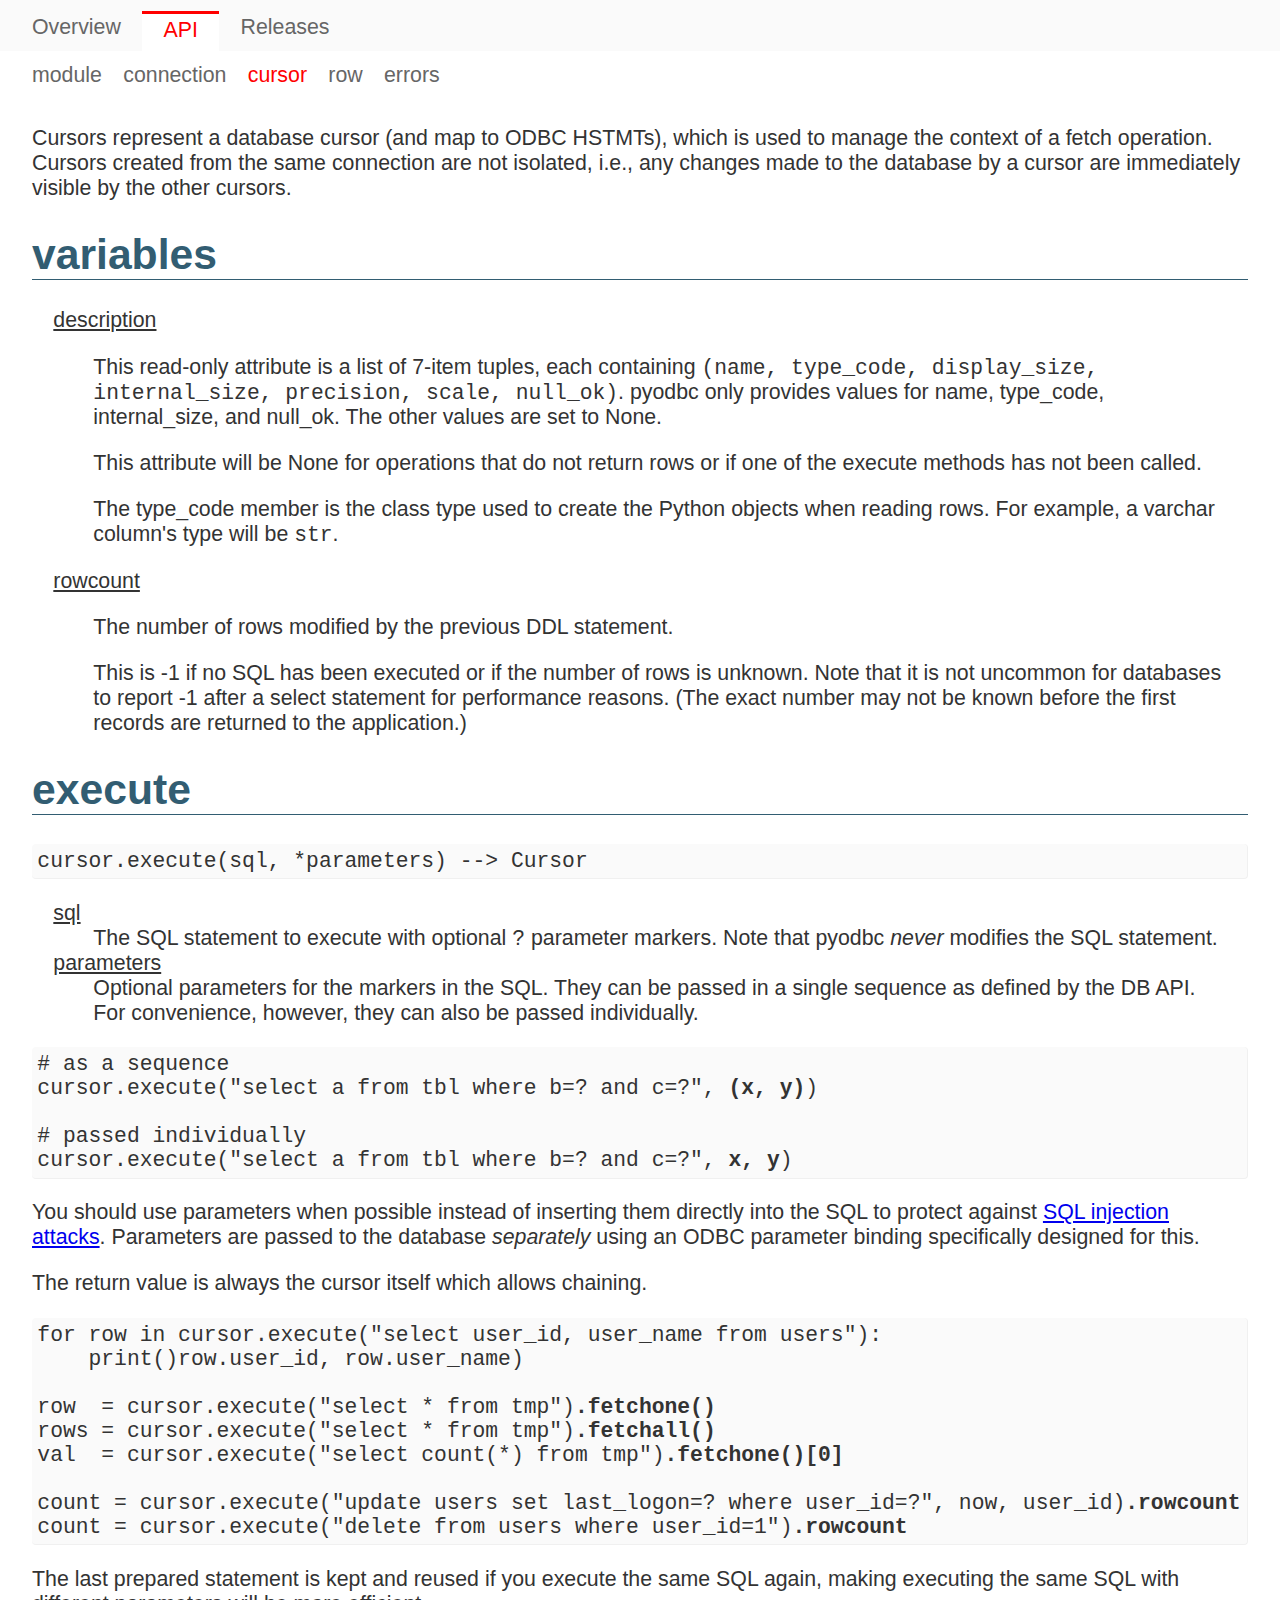
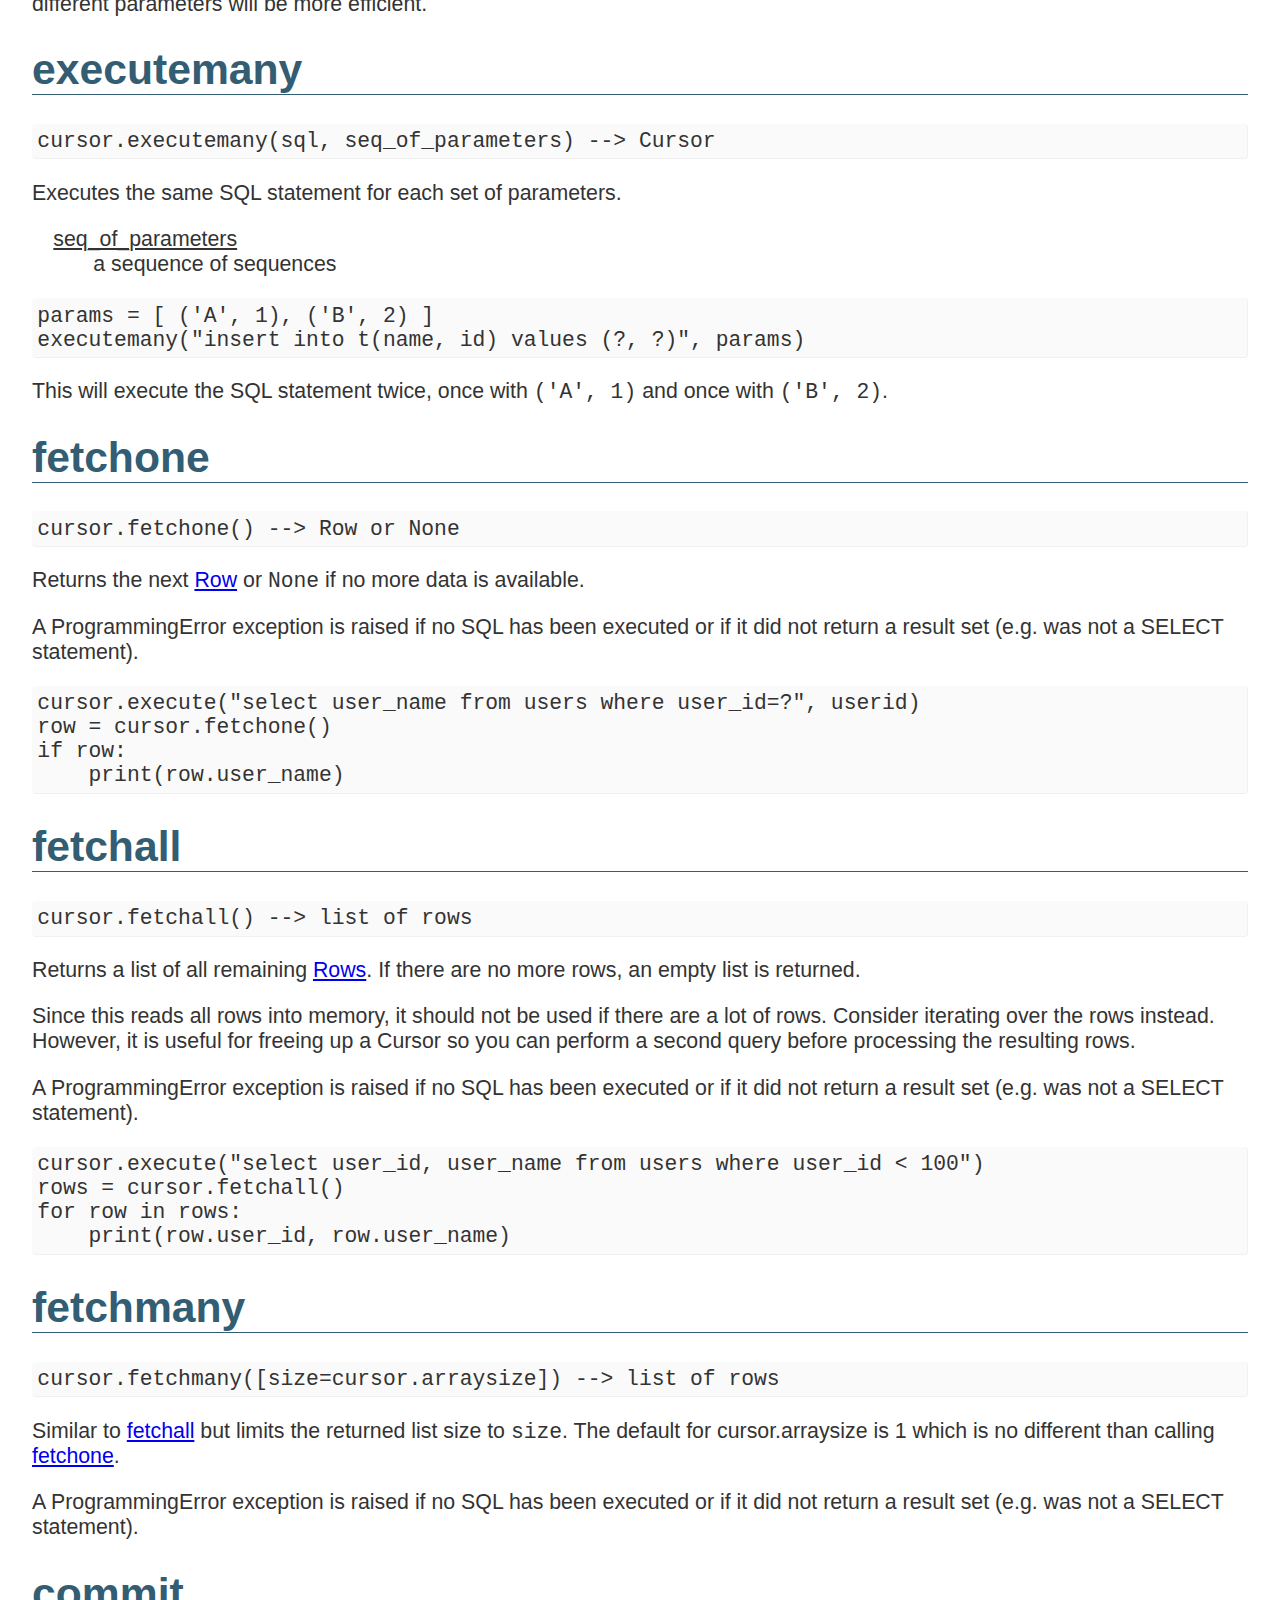
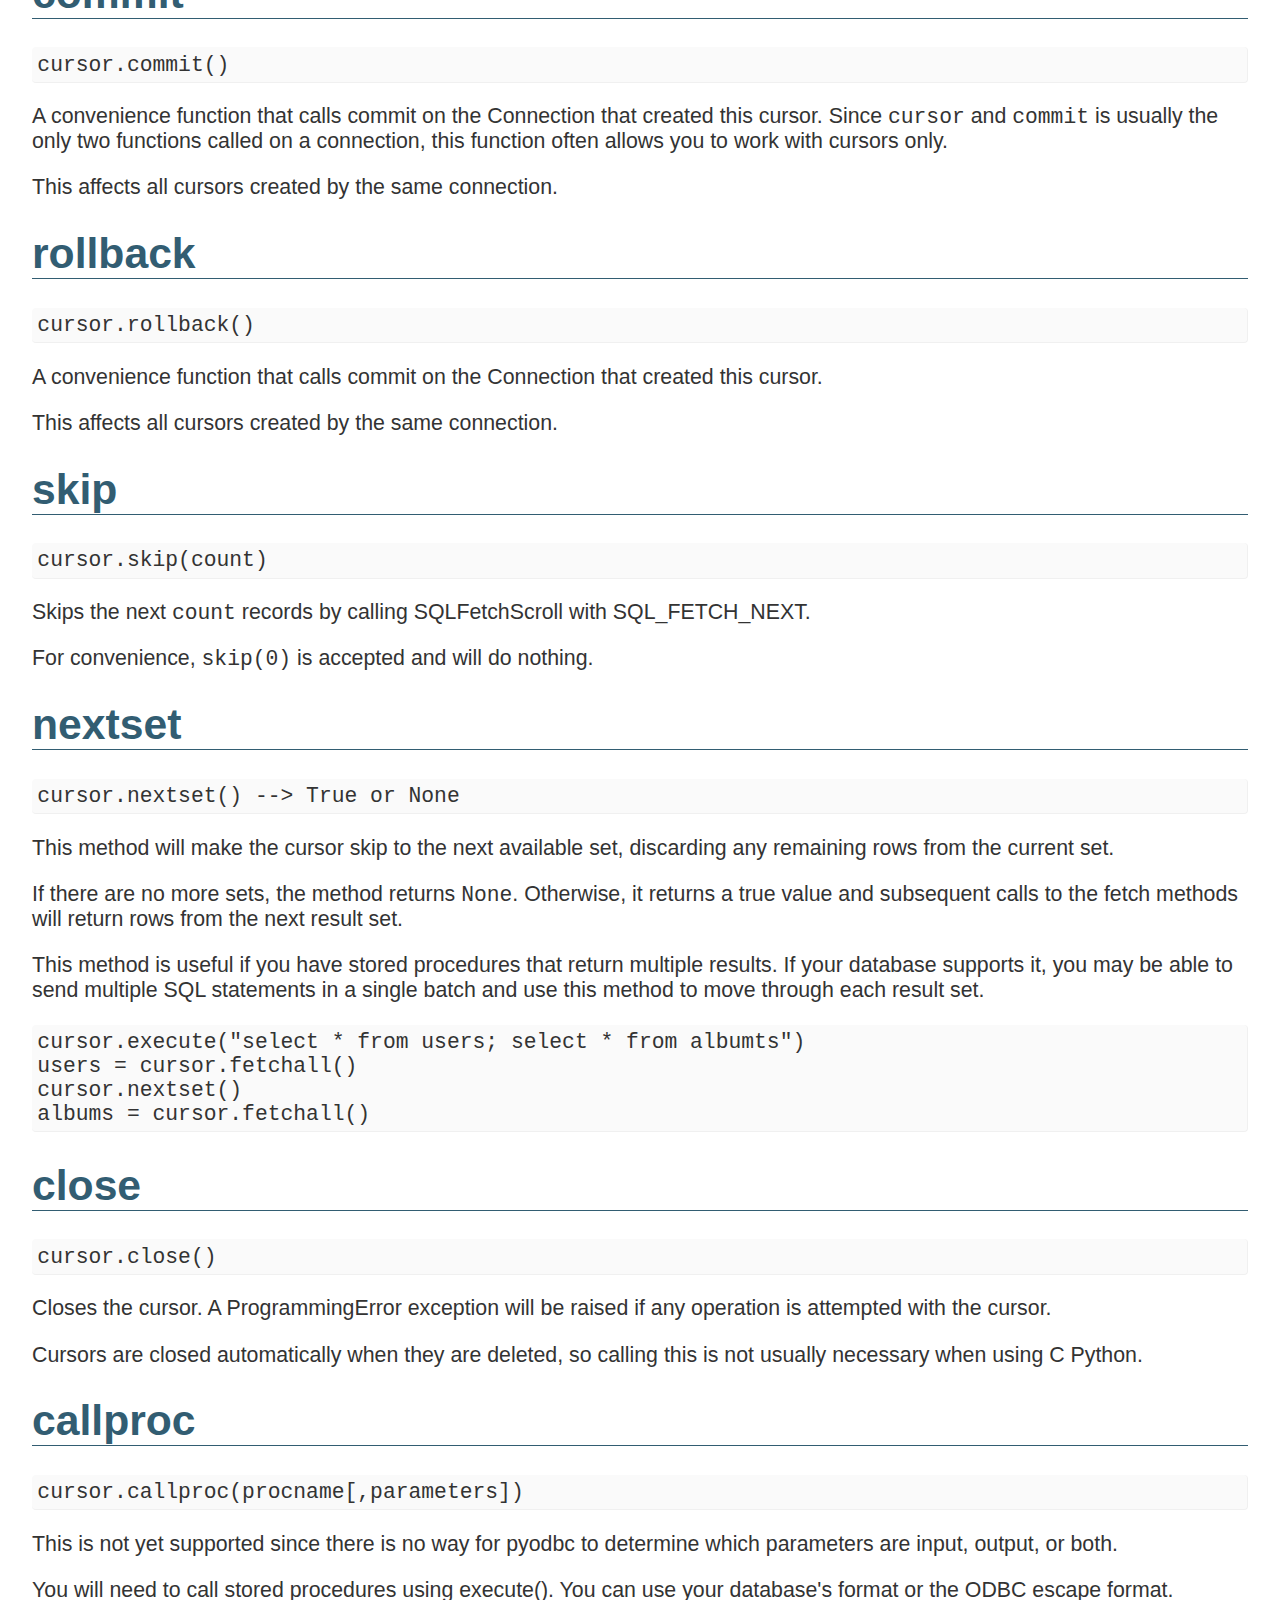
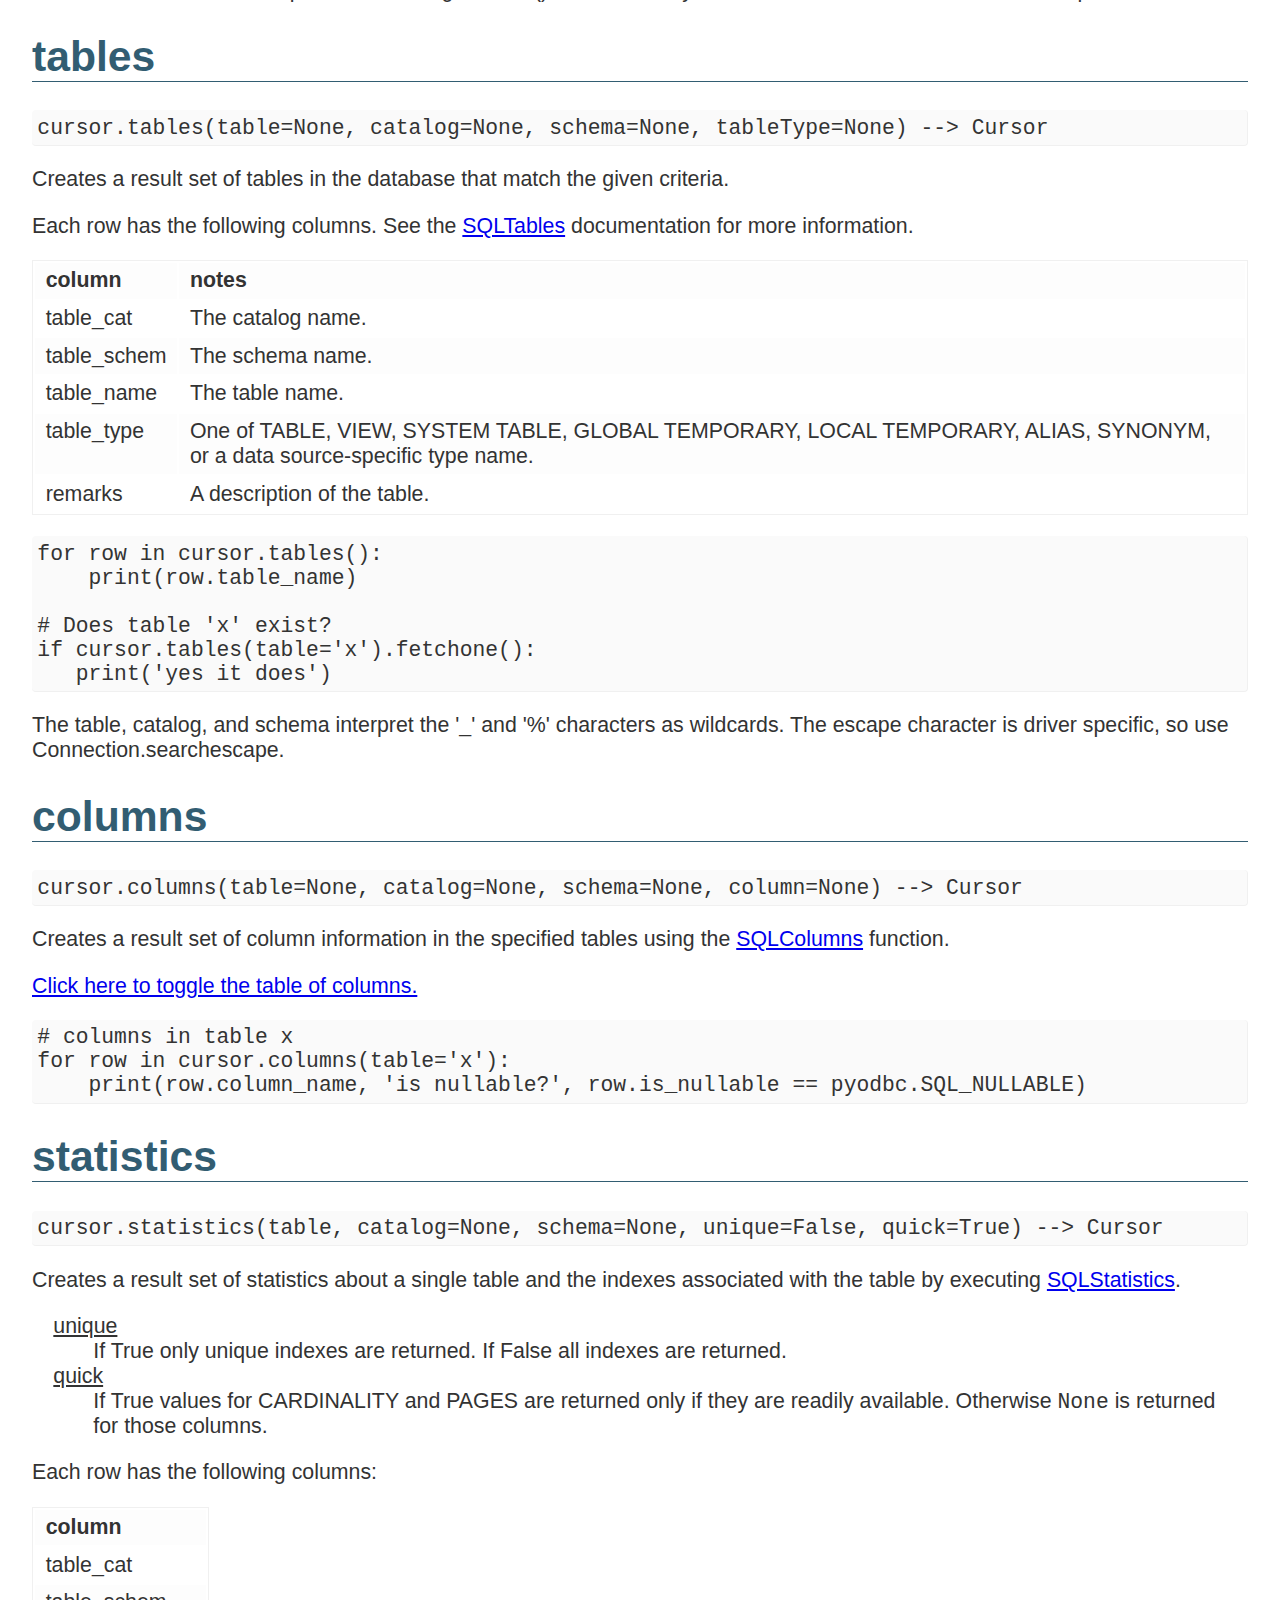
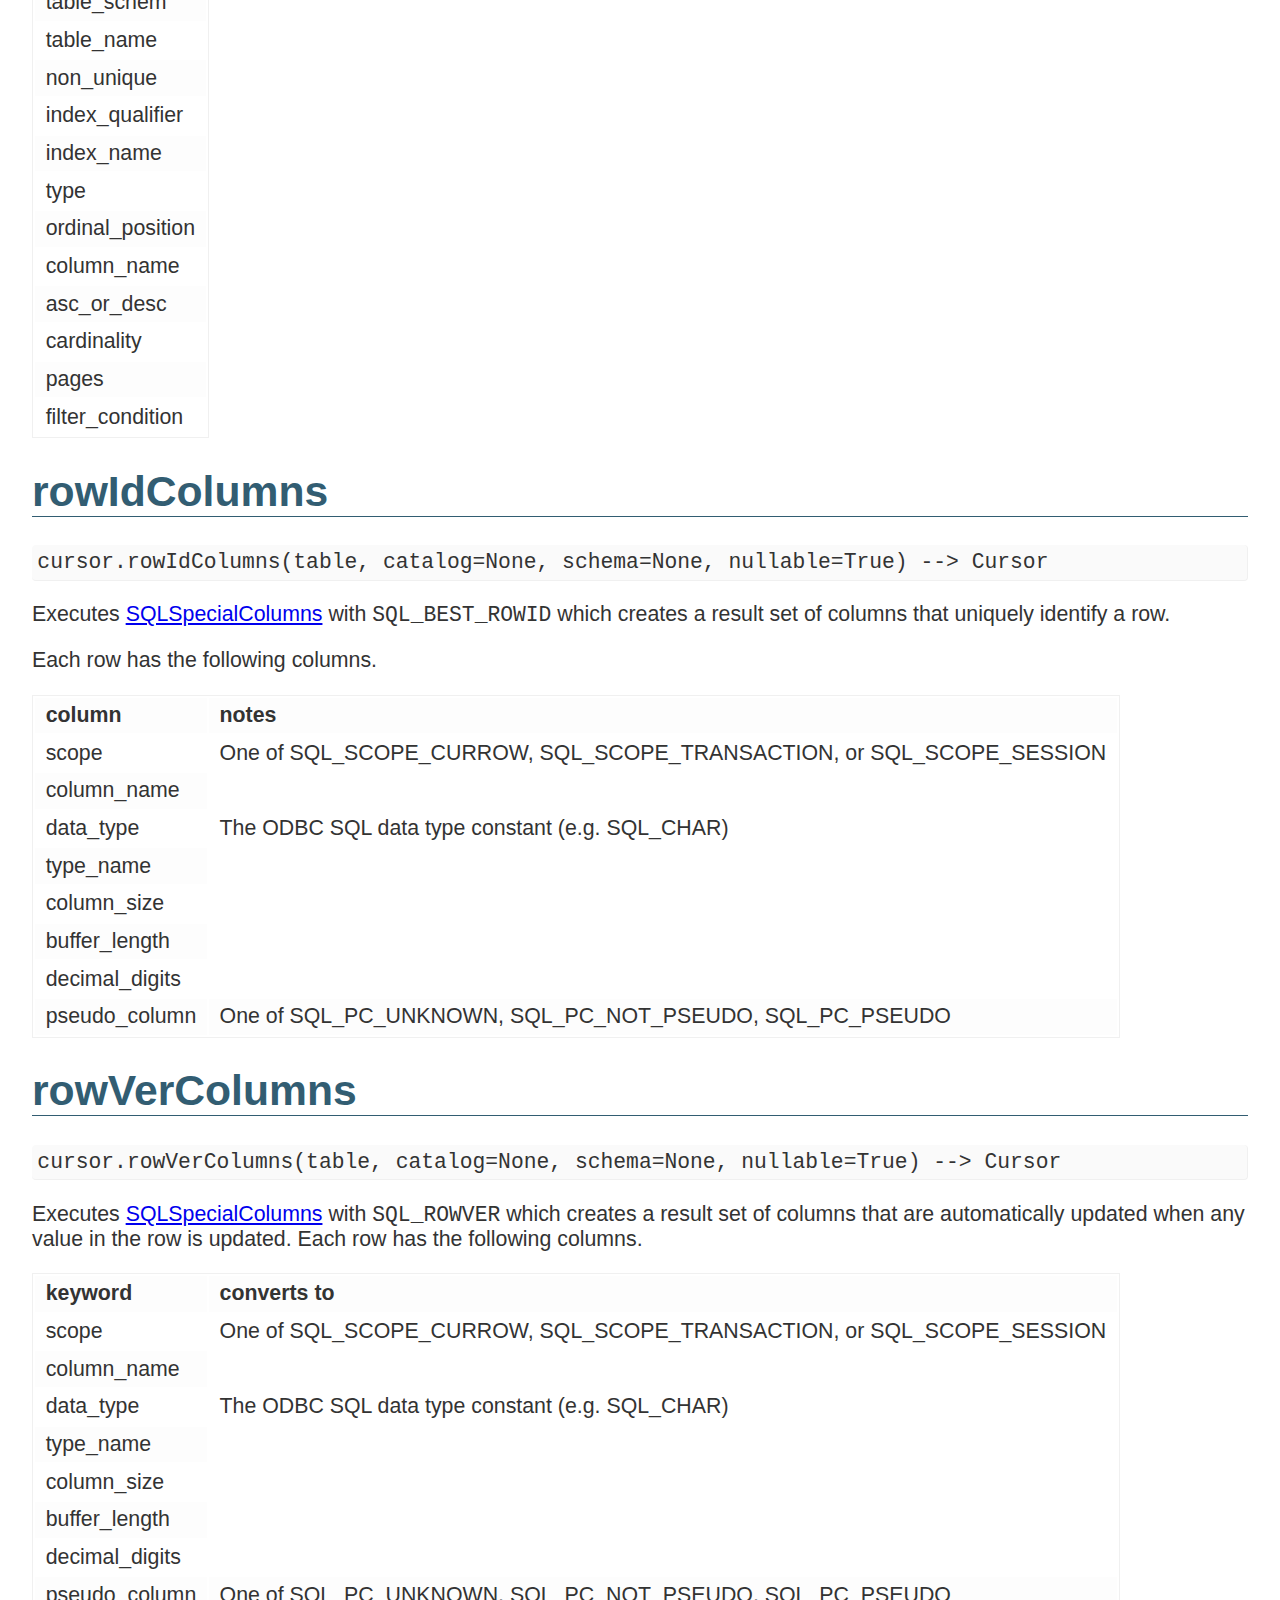
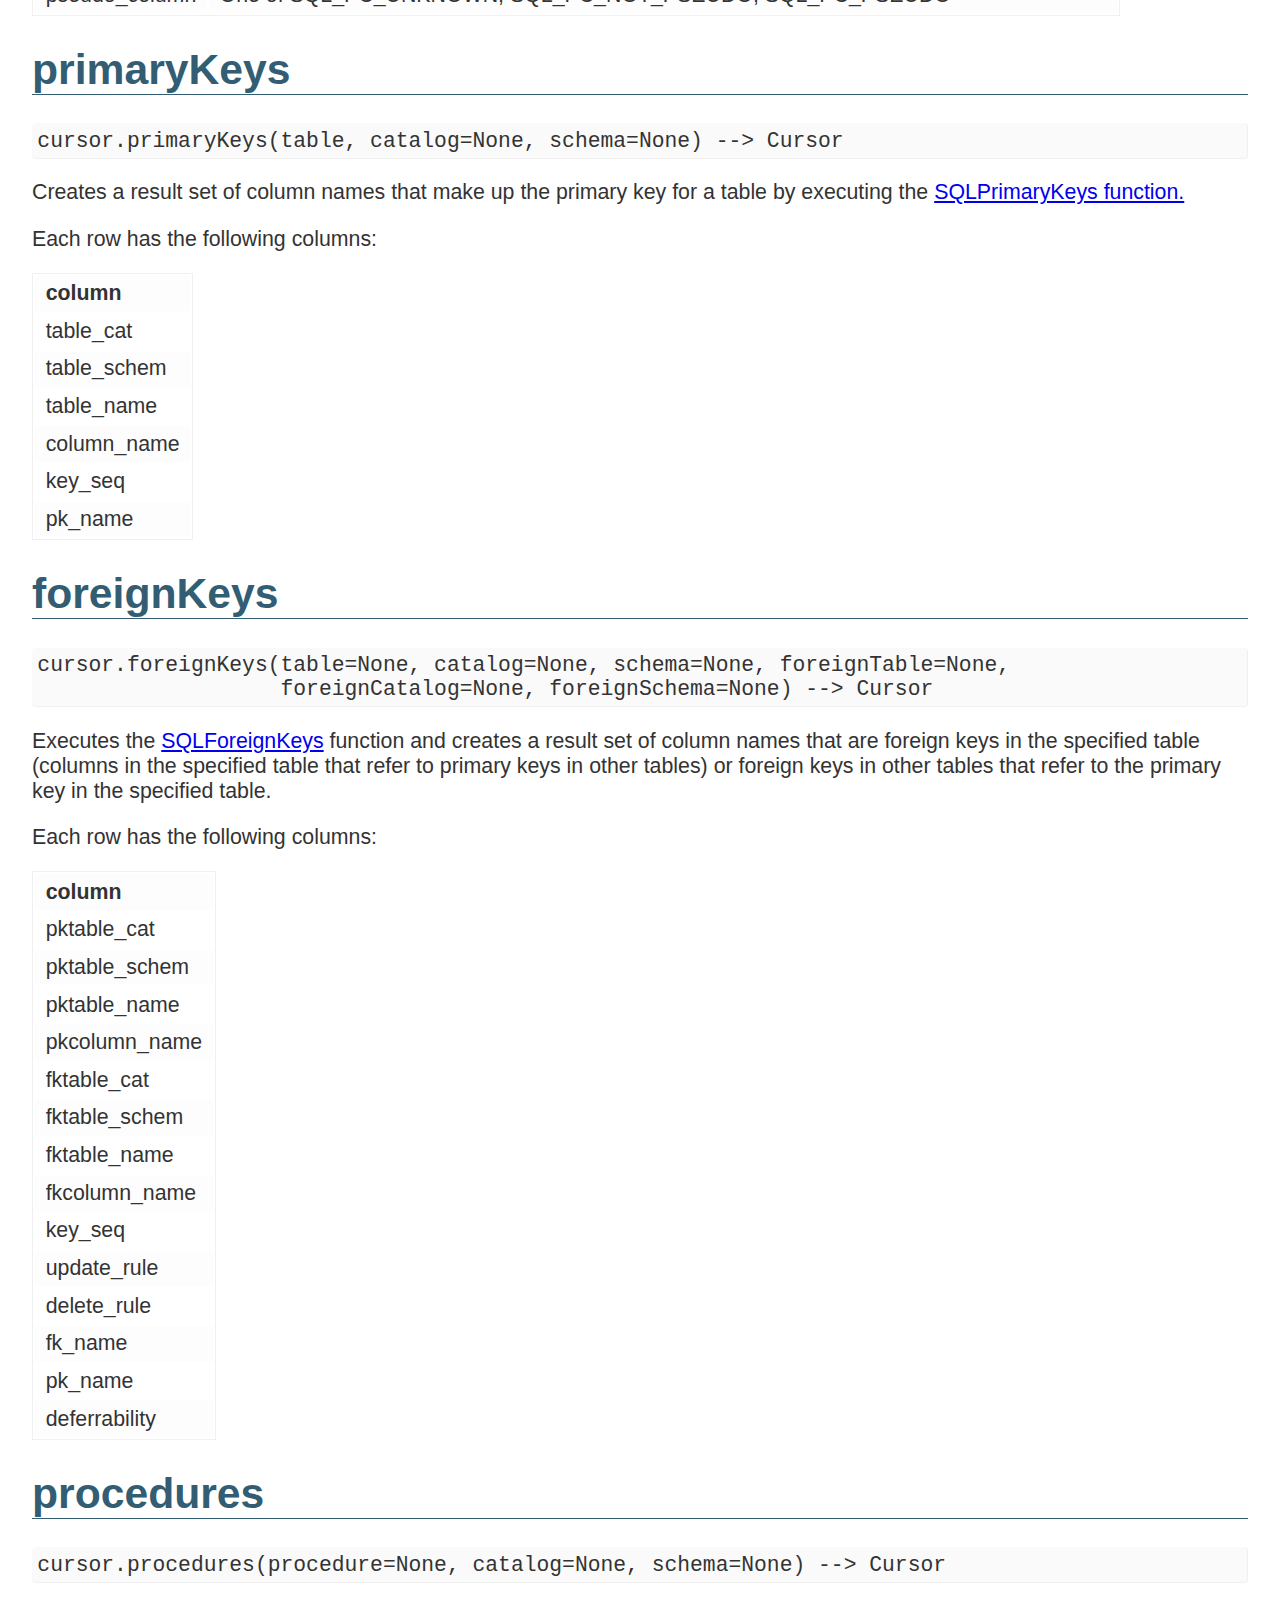
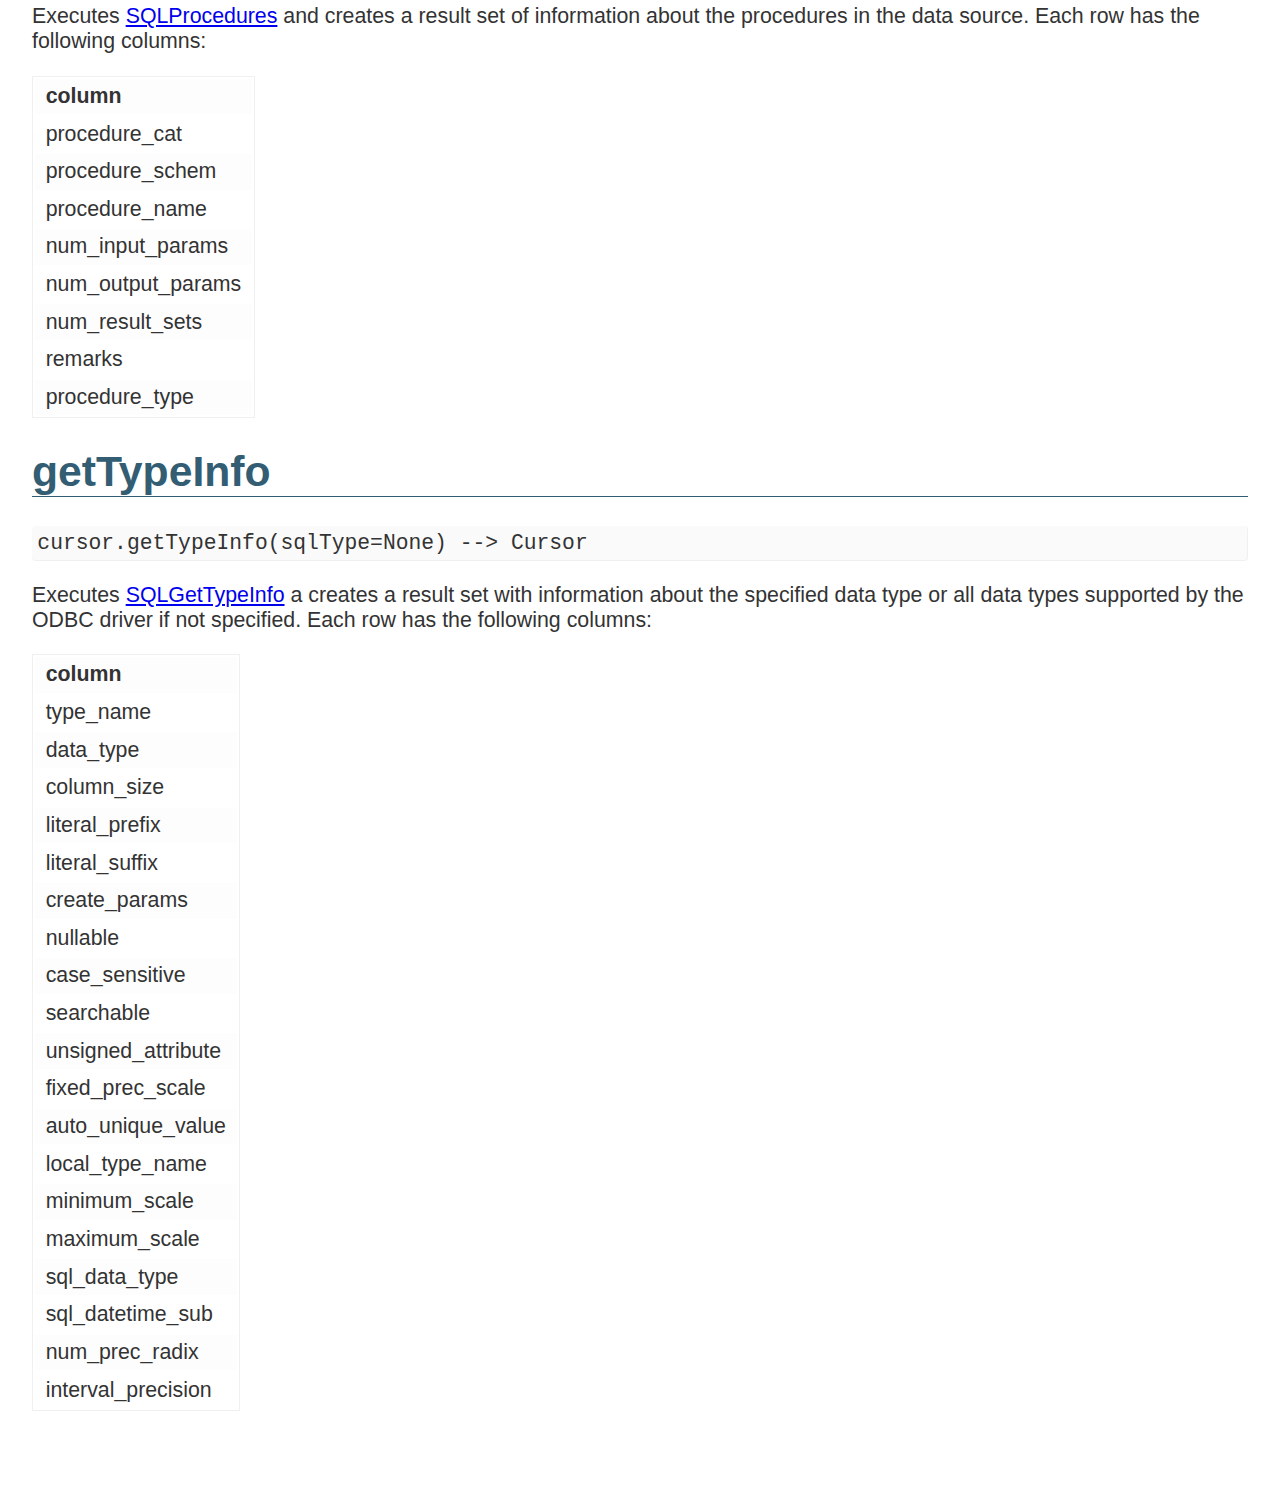
<file: docs/api-cursor.html>
<!DOCTYPE html>
<html lang="en">
  <head>
    <meta charset="utf-8">
    <meta http-equiv="X-UA-Compatible" content="IE=edge">
    <meta name="viewport" content="width=device-width, initial-scale=1">
    <title>pyodbc</title>
    <link href="styles.css" rel="stylesheet">
  </head>
  <body>

    <div class="navbar">
      <div><a href="index.html">Overview</a></div>
      <div class="active"><a href="api.html">API</a></div>
      <div><a href="releases.html">Releases</a></div>
    </div>
    <div class="subnav">
      <div><a href="api-module.html">module</a></div>
      <div><a href="api-connection.html">connection</a></div>
      <div class="active"><a href="api-cursor.html">cursor</a></div>
      <div><a href="api-row.html">row</a></div>
      <div><a href="api-errors.html">errors</a></div>
    </div>

    <div class="container">

      <p>Cursors represent a database cursor (and map to ODBC HSTMTs), which is
        used to manage the context of a fetch operation.  Cursors created from
        the same connection are not isolated, i.e., any changes made to the
        database by a cursor are immediately visible by the other cursors.</p>

      <h1>variables</h1>

      <dl>

        <dt>description</dt>
        <dd>

          <p>This read-only attribute is a list of 7-item tuples, each
            containing <tt>(name, type_code, display_size, internal_size, precision,
            scale, null_ok)</tt>.  pyodbc only provides values for name, type_code,
            internal_size, and null_ok.  The other values are set to None.</p>

          <p>This attribute will be None for operations that do not return rows
            or if one of the execute methods has not been called.</p>

          <p>The type_code member is the class type used to create the Python
            objects when reading rows.  For example, a varchar column's type
            will be <tt>str</tt>.</p>
        </dd>

        <dt>rowcount</dt>
        <dd>
          <p>The number of rows modified by the previous DDL statement.</p>

          <p>This is -1 if no SQL has been executed or if the number of rows is
            unknown.  Note that it is not uncommon for databases to report -1
            after a select statement for performance reasons.  (The exact number
            may not be known before the first records are returned to the
            application.)</p>
        </dd>

      </dl>

      <h1 id=cursor_execute">execute</h1>

      <pre>cursor.execute(sql, *parameters) --> Cursor</pre>

      <dl>
        <dt>sql</dt>
        <dd>The SQL statement to execute with optional <code>?</code> parameter
          markers.  Note that pyodbc <em>never</em> modifies the SQL statement.</dd>

        <dt>parameters</dt>
        <dd>Optional parameters for the markers in the SQL.  They can be passed
        in a single sequence as defined by the DB API.  For convenience,
          however, they can also be passed individually.</dd>
      </dl>

<pre>
# as a sequence
cursor.execute("select a from tbl where b=? and c=?", <b>(x, y)</b>)

# passed individually
cursor.execute("select a from tbl where b=? and c=?", <b>x, y</b>)
</pre>

<p>You should use parameters when possible instead of inserting them directly
into the SQL to protect against <a
href="http://en.wikipedia.org/wiki/SQL_injection">SQL injection attacks</a>.
Parameters are passed to the database <em>separately</em> using an ODBC
  parameter binding specifically designed for this.</p>

<p>The return value is always the cursor itself which allows chaining.</p>

<pre>
for row in cursor.execute("select user_id, user_name from users"):
    print()row.user_id, row.user_name)

row  = cursor.execute("select * from tmp")<b>.fetchone()</b>
rows = cursor.execute("select * from tmp")<b>.fetchall()</b>
val  = cursor.execute("select count(*) from tmp")<b>.fetchone()[0]</b>

count = cursor.execute("update users set last_logon=? where user_id=?", now, user_id)<b>.rowcount</b>
count = cursor.execute("delete from users where user_id=1")<b>.rowcount</b>
</pre>

<p>The last prepared statement is kept and reused if you execute the same SQL
again, making executing the same SQL with different parameters will be more
efficient.</p>

<h1 id="cursor_executemany">executemany</h1>

<pre>cursor.executemany(sql, seq_of_parameters) --> Cursor</pre>

<p>Executes the same SQL statement for each set of parameters.

  <dl>
    <dt>seq_of_parameters</dt>
    <dd>a sequence of sequences</dd>
  </dl>

<pre>
params = [ ('A', 1), ('B', 2) ]
executemany("insert into t(name, id) values (?, ?)", params)
</pre>

<p>This will execute the SQL statement twice, once with <code>('A', 1)</code>
  and once with <code>('B', 2)</code>.</p>

<h1 id="cursor_fetchone">fetchone</h1>

<pre>cursor.fetchone() --> Row or None</pre>

<p>Returns the next <a href="#row">Row</a> or <tt>None</tt> if no more data is
available.</p>

<p>A ProgrammingError exception is raised if no SQL has been executed or if it
  did not return a result set (e.g. was not a SELECT statement).</p>

<pre>
cursor.execute("select user_name from users where user_id=?", userid)
row = cursor.fetchone()
if row:
    print(row.user_name)
</pre>

<h1 id="cursor_fetchall">fetchall</h1>

<pre>cursor.fetchall() --> list of rows</pre>

<p>Returns a list of all remaining <a href="#row">Rows</a>.  If there are no
more rows, an empty list is returned.</p>

<p>Since this reads all rows into memory, it should not be used if there are a
lot of rows.  Consider iterating over the rows instead.  However, it is useful
for freeing up a Cursor so you can perform a second query before processing the
resulting rows.</p>

<p>A ProgrammingError exception is raised if no SQL has been executed or if it
  did not return a result set (e.g. was not a SELECT statement).</p>

<pre>
cursor.execute("select user_id, user_name from users where user_id < 100")
rows = cursor.fetchall()
for row in rows:
    print(row.user_id, row.user_name)
</pre>

<h1 id="cursor_fetchmany">fetchmany</h1>

<pre>cursor.fetchmany([size=cursor.arraysize]) --> list of rows</pre>

<p>Similar to <a href="#cursor_fetchall">fetchall</a> but limits the returned
list size to <code>size</code>.  The default for cursor.arraysize is 1 which is
no different than calling <a href="#cursor_fetchone">fetchone</a>.</p>

<p>A ProgrammingError exception is raised if no SQL has been executed or if it
  did not return a result set (e.g. was not a SELECT statement).</p>


<h1 id="cursor_commit">commit</h1>

<pre>cursor.commit()</pre>

<p>A convenience function that calls commit on the Connection that created this
cursor.  Since <tt>cursor</tt> and <tt>commit</tt> is usually the only two
functions called on a connection, this function often allows you to work with
cursors only.</p>

<div class="alert alert-warning">
This affects all cursors created by the same connection.
</div>

<h1 id="cursor_rollback">rollback</h1>

<pre>cursor.rollback()</pre>

<p>A convenience function that calls commit on the Connection that created this
  cursor.</p>

<div class="alert alert-warning">
This affects all cursors created by the same connection.
</div>

<h1 id="cursor_skip">skip</h1>

<pre>cursor.skip(count)</pre>

<p>Skips the next <code>count</code> records by calling SQLFetchScroll with
  SQL_FETCH_NEXT.</p>

<p>For convenience, <tt>skip(0)</tt> is accepted and will do nothing.</p>

<h1 id="cursor_nextset">nextset</h1>

<pre>cursor.nextset() --> True or None</pre>

<p>This method will make the cursor skip to the next available set, discarding
  any remaining rows from the current set.</p>

<p>If there are no more sets, the method returns <tt>None</tt>. Otherwise, it
returns a true value and subsequent calls to the fetch methods will return rows
  from the next result set.</p>

<p>This method is useful if you have stored procedures that return multiple
results.  If your database supports it, you may be able to send multiple SQL
statements in a single batch and use this method to move through each result
set.</p>

<pre>cursor.execute("select * from users; select * from albumts")
users = cursor.fetchall()
cursor.nextset()
albums = cursor.fetchall()</pre>

<h1 id="cursor_close">close</h1>

<pre>cursor.close()</pre>

<p>Closes the cursor.  A ProgrammingError exception will be raised if any
  operation is attempted with the cursor.</p>

<p>Cursors are closed automatically when they are deleted, so calling this is
  not usually necessary when using C Python.</p>

<h1 id="cursor_callproc">callproc</h1>

<pre>cursor.callproc(procname[,parameters])</pre>

<p>This is not yet supported since there is no way for pyodbc to determine which
  parameters are input, output, or both.</p>

<p>You will need to call stored procedures using execute().  You can use your
  database's format or the ODBC escape format.</p>

<h1 id="cursor_tables">tables</h1>

<pre>cursor.tables(table=None, catalog=None, schema=None, tableType=None) --> Cursor</pre>

<p>Creates a result set of tables in the database that match the given criteria.</p>

<p>Each row has the following columns.  See the <a
  href="http://msdn.microsoft.com/en-us/library/ms711831.aspx">SQLTables</a>
  documentation for more information.</p>

<table>
  <thead>
    <tr><th>column</th><th>notes</th></tr>
  </thead>
  <tbody>
    <tr><td>table_cat</td><td>The catalog name.</td></tr>
    <tr><td>table_schem</td><td>The schema name.</td></tr>
    <tr><td>table_name</td><td>The table name.</td></tr>
    <tr><td>table_type</td><td>One of TABLE, VIEW, SYSTEM TABLE, GLOBAL TEMPORARY, LOCAL TEMPORARY, ALIAS, SYNONYM, or a data source-specific type name.</td></tr>
    <tr><td>remarks</td><td>A description of the table.</td></tr>
  </tbody>
</table>

<pre>
for row in cursor.tables():
    print(row.table_name)

# Does table 'x' exist?
if cursor.tables(table='x').fetchone():
   print('yes it does')
</pre>

<p>The table, catalog, and schema interpret the '_' and '%' characters as
  wildcards.  The escape character is driver specific, so use
  Connection.searchescape.</p>

<h1 id="cursor_columns">columns</h1>

<pre>cursor.columns(table=None, catalog=None, schema=None, column=None) --> Cursor</pre>

<p>Creates a result set of column information in the specified tables using the
  <a href="http://msdn.microsoft.com/en-us/library/ms711683%28VS.85%29.aspx">SQLColumns</a>
  function.</p>

<div class="toggle-top">
  <p><a href="#toggle-show">Click here to toggle the table of columns.</a></p>
  <table class="hide">
    <thead>
      <tr><th>column</th><th>notes</th></tr>
    </thead>
    <tbody>
      <tr><td>table_cat</td><td></td></tr>
      <tr><td>table_schem</td><td></td></tr>
      <tr><td>table_name</td><td></td></tr>
      <tr><td>column_name</td><td></td></tr>
      <tr><td>data_type</td><td></td></tr>
      <tr><td>type_name</td><td></td></tr>
      <tr><td>column_size</td><td></td></tr>
      <tr><td>buffer_length</td><td></td></tr>
      <tr><td>decimal_digits</td><td></td></tr>
      <tr><td>num_prec_radix</td><td></td></tr>
      <tr><td>nullable</td><td></td></tr>
      <tr><td>remarks</td><td></td></tr>
      <tr><td>column_def</td><td></td></tr>
      <tr><td>sql_data_type</td><td></td></tr>
      <tr><td>sql_datetime_sub</td><td></td></tr>
      <tr><td>char_octet_length</td><td></td></tr>
      <tr><td>ordinal_position</td><td></td></tr>
      <tr><td>is_nullable</td><td>One of the pyodbc constants SQL_NULLABLE, SQL_NO_NULLS, SQL_NULLS_UNKNOWN.</td></tr>
    </tbody>
  </table>
</div>

<pre>
# columns in table x
for row in cursor.columns(table='x'):
    print(row.column_name, 'is nullable?', row.is_nullable == pyodbc.SQL_NULLABLE)
</pre>

<h1 id="cursor_statistics">statistics</h1>

<pre>cursor.statistics(table, catalog=None, schema=None, unique=False, quick=True) --> Cursor</pre>

<p>Creates a result set of statistics about a single table and the indexes
  associated with the table by executing <a
  href="http://msdn.microsoft.com/en-us/library/ms711022%28VS.85%29.aspx">SQLStatistics</a>.</p>

<dl>
  <dt>unique</dt>
  <dd>If True only unique indexes are returned.  If False all indexes are returned.</dd>

  <dt>quick</dt>
  <dd>If True values for CARDINALITY and PAGES are returned only if they are
    readily available.  Otherwise <tt>None</tt> is returned for those
    columns.</dd>
</dl>

  <p>Each row has the following columns:</p>

<table>
  <thead>
    <tr><th>column</th></tr>
  </thead>
  <tbody>
    <tr><td>table_cat</td></tr>
    <tr><td>table_schem</td></tr>
    <tr><td>table_name</td></tr>
    <tr><td>non_unique</td></tr>
    <tr><td>index_qualifier</td></tr>
    <tr><td>index_name</td></tr>
    <tr><td>type</td></tr>
    <tr><td>ordinal_position</td></tr>
    <tr><td>column_name</td></tr>
    <tr><td>asc_or_desc</td></tr>
    <tr><td>cardinality</td></tr>
    <tr><td>pages</td></tr>
    <tr><td>filter_condition</td></tr>
  </tbody>
</table>

<h1 id="cursor_rowIdColumns">rowIdColumns</h1>

<pre>cursor.rowIdColumns(table, catalog=None, schema=None, nullable=True) --> Cursor</pre>

<p>Executes <a
  href="http://msdn.microsoft.com/en-us/library/ms714602%28VS.85%29.aspx">SQLSpecialColumns</a>
  with <tt>SQL_BEST_ROWID</tt> which creates a result set of columns that
  uniquely identify a row.</p>

<p>Each row has the following columns.</p>

<table>
  <thead>
    <tr><th>column</th><th>notes</th></tr>
  </thead>
  <tbody>
    <tr><td>scope</td><td>One of SQL_SCOPE_CURROW, SQL_SCOPE_TRANSACTION, or SQL_SCOPE_SESSION</td></tr>
    <tr><td>column_name</td></tr>
    <tr><td>data_type</td><td>The ODBC SQL data type constant (e.g. SQL_CHAR)</td></tr>
    <tr><td>type_name</td></tr>
    <tr><td>column_size</td></tr>
    <tr><td>buffer_length</td></tr>
    <tr><td>decimal_digits</td></tr>
    <tr><td>pseudo_column</td><td>One of SQL_PC_UNKNOWN, SQL_PC_NOT_PSEUDO, SQL_PC_PSEUDO</td></tr>
  </tbody>
</table>

<h1 id="cursor_rowVerColumns">rowVerColumns</h1>

  <pre>cursor.rowVerColumns(table, catalog=None, schema=None, nullable=True) --> Cursor</pre>

  <p>Executes <a
    href="http://msdn.microsoft.com/en-us/library/ms714602%28VS.85%29.aspx">SQLSpecialColumns</a>
    with <tt>SQL_ROWVER</tt> which creates a result set of columns that are
    automatically updated when any value in the row is updated.  Each row has
    the following columns.</p>

<table>
  <thead>
    <tr><th>keyword</th><th>converts to</th></tr>
  </thead>
  <tbody>
    <tr><td>scope</td><td>One of SQL_SCOPE_CURROW, SQL_SCOPE_TRANSACTION, or SQL_SCOPE_SESSION</td></tr>
    <tr><td>column_name</td></tr>
    <tr><td>data_type</td><td>The ODBC SQL data type constant (e.g. SQL_CHAR)</td></tr>
    <tr><td>type_name</td></tr>
    <tr><td>column_size</td></tr>
    <tr><td>buffer_length</td></tr>
    <tr><td>decimal_digits</td></tr>
    <tr><td>pseudo_column</td><td>One of SQL_PC_UNKNOWN, SQL_PC_NOT_PSEUDO, SQL_PC_PSEUDO</td></tr>
  </tbody>
</table>

<h1 id="cursor_primaryKeys">primaryKeys</h1>

  <pre>cursor.primaryKeys(table, catalog=None, schema=None) --> Cursor</pre>

<p>Creates a result set of column names that make up the primary key for a table
by executing the
<a href="http://msdn.microsoft.com/en-us/library/ms711005%28VS.85%29.aspx">
  SQLPrimaryKeys</h1> function.</a>

<p>Each row has the following columns:</p>

<table>
  <thead>
    <tr><th>column</th></tr>
  </thead>
  <tbody>
    <tr><td>table_cat</td></tr>
    <tr><td>table_schem</td></tr>
    <tr><td>table_name</td></tr>
    <tr><td>column_name</td></tr>
    <tr><td>key_seq</td></tr>
    <tr><td>pk_name</td></tr>
  </tbody>
</table>

<h1 id="cursor_foreignKeys">foreignKeys</h1>

<pre>cursor.foreignKeys(table=None, catalog=None, schema=None, foreignTable=None,
                   foreignCatalog=None, foreignSchema=None) --> Cursor</pre>

<p>Executes the <a
  href="http://msdn.microsoft.com/en-us/library/ms709315%28VS.85%29.aspx">
  SQLForeignKeys</a> function and creates a result set of column names that are
  foreign keys in the specified table (columns in the specified table that refer
  to primary keys in other tables) or foreign keys in other tables that refer to
  the primary key in the specified table.</p>

<p>Each row has the following columns:</p>

<table>
  <thead>
    <tr><th>column</th></tr>
  </thead>
  <tbody>
    <tr><td>pktable_cat</td></tr>
    <tr><td>pktable_schem</td></tr>
    <tr><td>pktable_name</td></tr>
    <tr><td>pkcolumn_name</td></tr>
    <tr><td>fktable_cat</td></tr>
    <tr><td>fktable_schem</td></tr>
    <tr><td>fktable_name</td></tr>
    <tr><td>fkcolumn_name</td></tr>
    <tr><td>key_seq</td></tr>
    <tr><td>update_rule</td></tr>
    <tr><td>delete_rule</td></tr>
    <tr><td>fk_name</td></tr>
    <tr><td>pk_name</td></tr>
    <tr><td>deferrability</td></tr>
  </tbody>
</table>

<h1 id="cursor_procedures">procedures</h1>

<pre>cursor.procedures(procedure=None, catalog=None, schema=None) --> Cursor</pre>

<p>Executes <a href="http://msdn.microsoft.com/en-us/library/ms715368%28VS.85%29.aspx">SQLProcedures</a>
and creates a result set of information about the procedures in the data source.  Each row has
  the following columns:</p>

<table>
  <thead>
    <tr><th>column</th></tr>
  </thead>
  <tbody>
    <tr><td>procedure_cat</td></tr>
    <tr><td>procedure_schem</td></tr>
    <tr><td>procedure_name</td></tr>
    <tr><td>num_input_params</td></tr>
    <tr><td>num_output_params</td></tr>
    <tr><td>num_result_sets</td></tr>
    <tr><td>remarks</td></tr>
    <tr><td>procedure_type</td></tr>
  </tbody>
</table>

<h1 id="cursor_getTypeInfo">getTypeInfo</h1>

<pre>cursor.getTypeInfo(sqlType=None) --> Cursor</pre>

<p>Executes <a href="http://msdn.microsoft.com/en-us/library/ms714632%28VS.85%29.aspx">SQLGetTypeInfo</a>
  a creates a result set with information about the specified data type or all
  data types supported by the ODBC driver if not specified.  Each row has the
  following columns:</p>

<table>
  <thead>
    <tr><th>column</th></tr>
  </thead>
  <tbody>
    <tr><td>type_name</td></tr>
    <tr><td>data_type</td></tr>
    <tr><td>column_size</td></tr>
    <tr><td>literal_prefix</td></tr>
    <tr><td>literal_suffix</td></tr>
    <tr><td>create_params</td></tr>
    <tr><td>nullable</td></tr>
    <tr><td>case_sensitive</td></tr>
    <tr><td>searchable</td></tr>
    <tr><td>unsigned_attribute</td></tr>
    <tr><td>fixed_prec_scale</td></tr>
    <tr><td>auto_unique_value</td></tr>
    <tr><td>local_type_name</td></tr>
    <tr><td>minimum_scale</td></tr>
    <tr><td>maximum_scale</td></tr>
    <tr><td>sql_data_type</td></tr>
    <tr><td>sql_datetime_sub</td></tr>
    <tr><td>num_prec_radix</td></tr>
    <tr><td>interval_precision</td></tr>
  </tbody>
</table>

    <script src="https://ajax.googleapis.com/ajax/libs/jquery/3.1.1/jquery.min.js"></script>
    <script src="pyodbc.js"></script>
  </body>
</html>
</file>
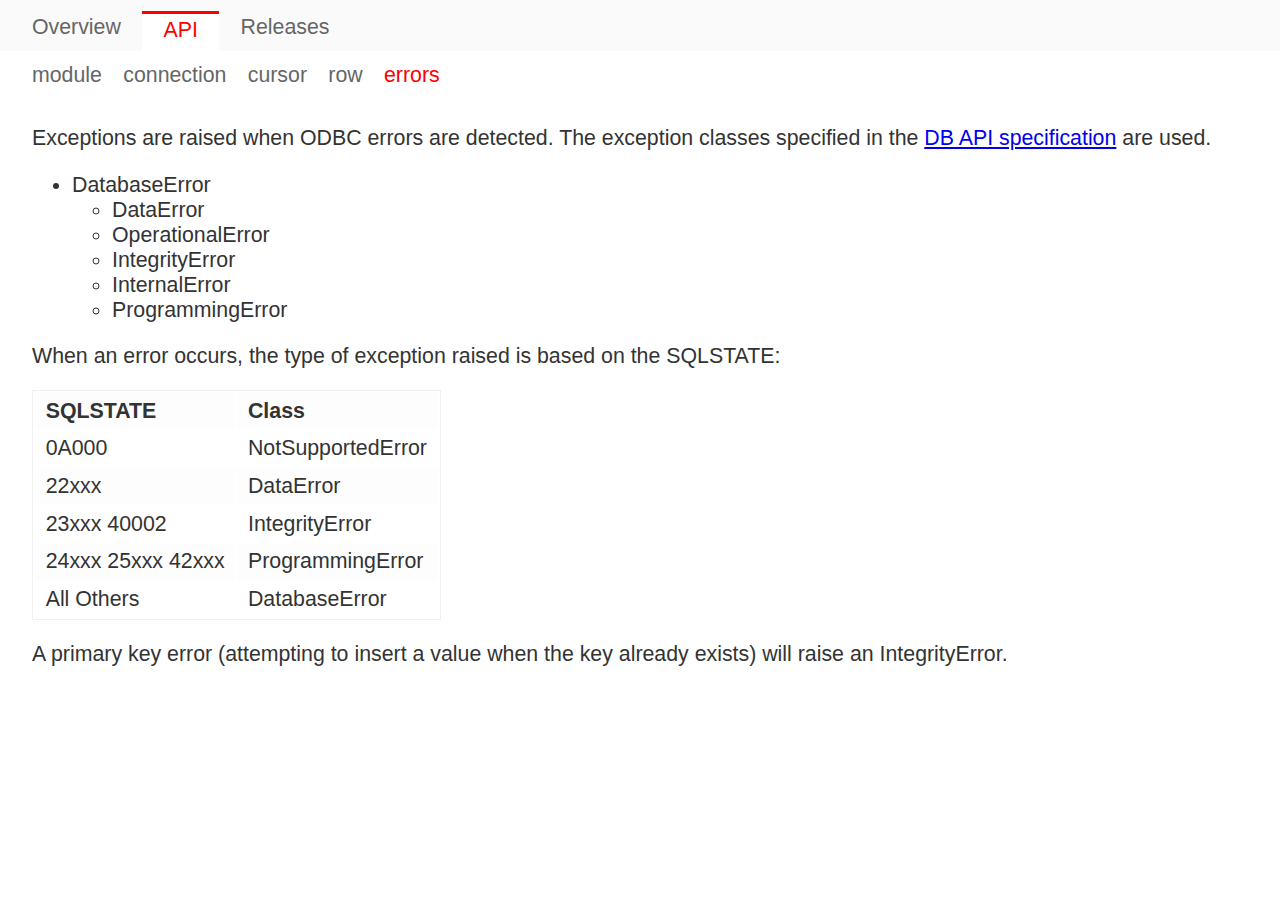
<file: docs/api-errors.html>
<!DOCTYPE html>
<html lang="en">
  <head>
    <meta charset="utf-8">
    <meta http-equiv="X-UA-Compatible" content="IE=edge">
    <meta name="viewport" content="width=device-width, initial-scale=1">
    <title>pyodbc</title>
    <link href="styles.css" rel="stylesheet">
  </head>
  <body>
    <div class="navbar">
      <div><a href="index.html">Overview</a></div>
      <div class="active"><a href="api.html">API</a></div>
      <div><a href="releases.html">Releases</a></div>
    </div>
    <div class="subnav">
      <div><a href="api-module.html">module</a></div>
      <div><a href="api-connection.html">connection</a></div>
      <div><a href="api-cursor.html">cursor</a></div>
      <div><a href="api-row.html">row</a></div>
      <div class="active"><a href="api-errors.html">errors</a></div>
    </div>

    <div class="container">

      <p>Exceptions are raised when ODBC errors are detected. The exception classes
        specified in the <a href="https://www.python.org/dev/peps/pep-0249/">DB API specification</a>
        are used.</p>

      <ul>
        <li>DatabaseError</li>
        <ul>
          <li>DataError</li>
          <li>OperationalError</li>
          <li>IntegrityError</li>
          <li>InternalError</li>
          <li>ProgrammingError</li>
        </ul>
      </ul>

      <p>When an error occurs, the type of exception raised is based on the
        SQLSTATE:</p>

      <table>
        <thead>
          <tr><th>SQLSTATE</th><th>Class</th></tr>
        </thead>
        <tbody>
          <tr><td>0A000</td><td>NotSupportedError</td></tr>
          <tr><td>22xxx</td><td>DataError</td></tr>
          <tr><td>23xxx 40002</td><td>IntegrityError</td></tr>
          <tr><td>24xxx 25xxx 42xxx</td><td>ProgrammingError</td></tr>
          <tr><td>All Others</td><td>DatabaseError</td></tr>
        </tbody>
      </table>

      <p>A primary key error (attempting to insert a value when the key already
        exists) will raise an IntegrityError.</p>

    </div>
    <script src="https://ajax.googleapis.com/ajax/libs/jquery/3.1.1/jquery.min.js"></script>
    <script src="pyodbc.js"></script>
  </body>
</html>
</file>
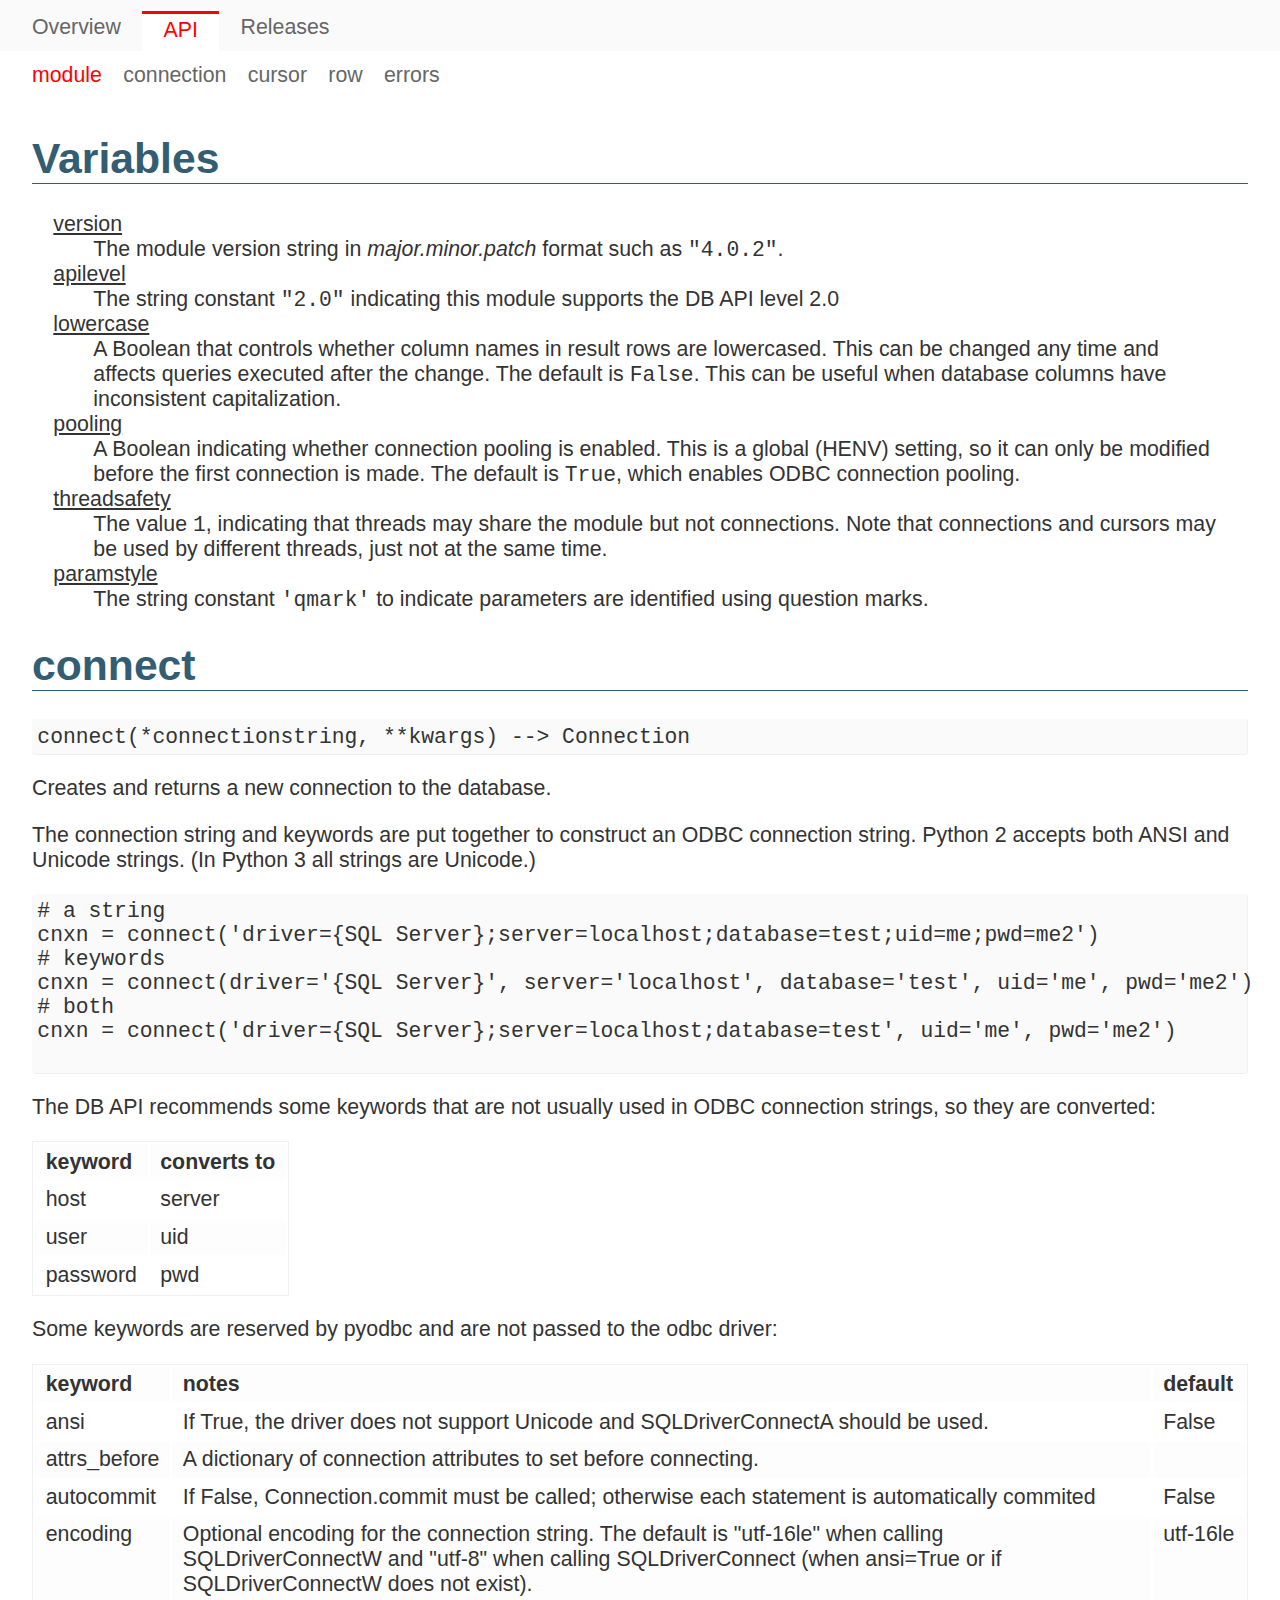
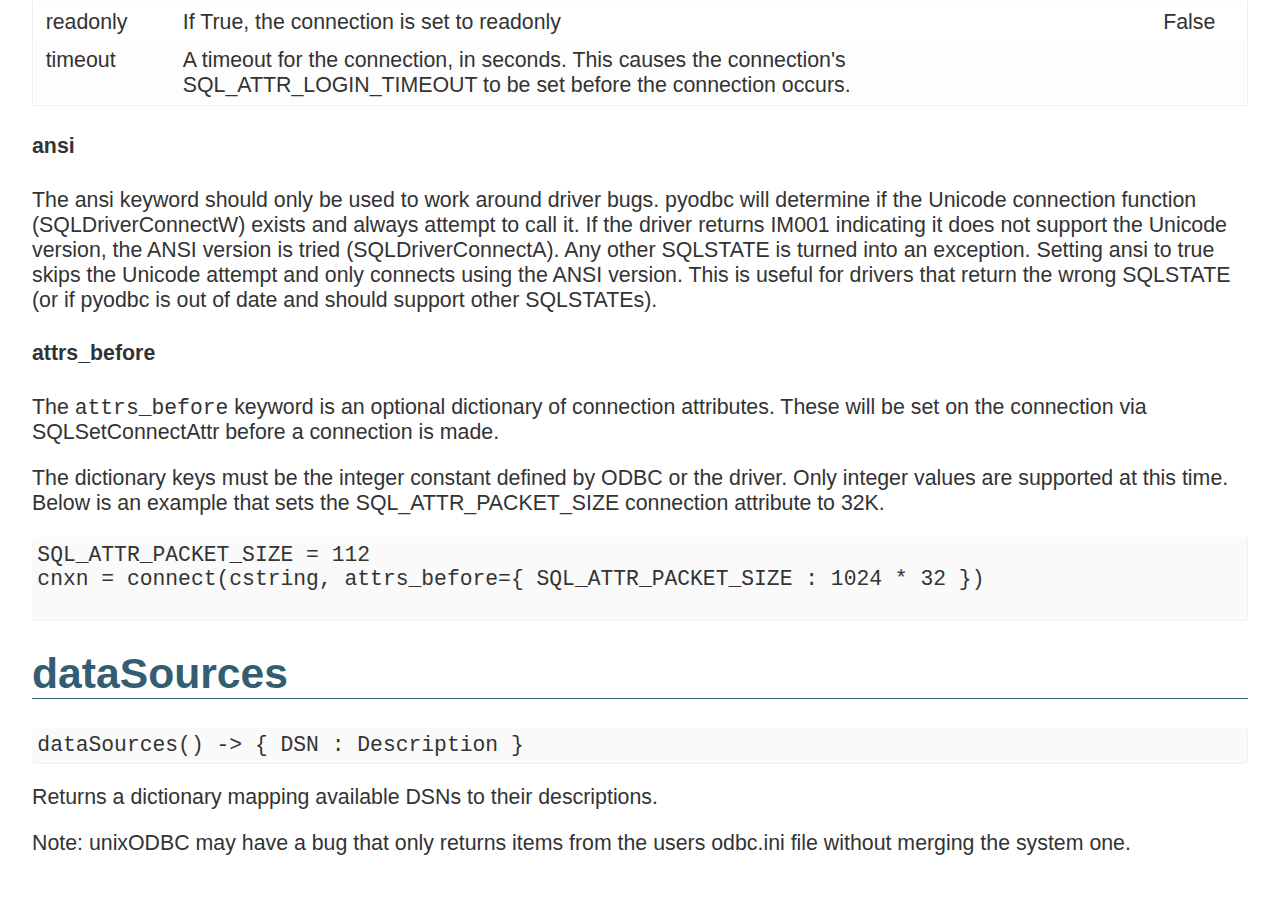
<file: docs/api-module.html>
<!DOCTYPE html>
<html lang="en">
  <head>
    <meta charset="utf-8">
    <meta http-equiv="X-UA-Compatible" content="IE=edge">
    <meta name="viewport" content="width=device-width, initial-scale=1">
    <title>pyodbc</title>
    <link href="styles.css" rel="stylesheet">
  </head>
  <body>

    <div class="navbar">
      <div><a href="index.html">Overview</a></div>
      <div class="active"><a href="api.html">API</a></div>
      <div><a href="releases.html">Releases</a></div>
    </div>
    <div class="subnav">
      <div class="active"><a href="api-module.html">module</a></div>
      <div><a href="api-connection.html">connection</a></div>
      <div><a href="api-cursor.html">cursor</a></div>
      <div><a href="api-row.html">row</a></div>
      <div><a href="api-errors.html">errors</a></div>
    </div>

    <div class="container">

      <h1>Variables</h1>

      <dl>

        <dt>version</dt>
        <dd>The module version string in <i>major.minor.patch</i> format such as
          <tt>"4.0.2"</tt>.</dd>

        <dt>apilevel</dt>
        <dd>The string constant <tt>"2.0"</tt> indicating this module supports the DB API
          level 2.0</dd>

        <dt>lowercase</dt>
        <dd>A Boolean that controls whether column names in result rows are
          lowercased. This can be changed any time and affects queries executed
          after the change. The default is <tt>False</tt>. This can be useful when
          database columns have inconsistent capitalization.</dd>

        <dt>pooling</dt>
        <dd>A Boolean indicating whether connection pooling is enabled. This is
          a global (HENV) setting, so it can only be modified before the first
          connection is made. The default is <tt>True</tt>, which enables ODBC connection
          pooling.</dd>

        <dt>threadsafety</dt>
        <dd>The value <tt>1</tt>, indicating that threads may share the module but not
          connections. Note that connections and cursors may be used by different
          threads, just not at the same time.</dd>

        <dt>paramstyle</dt>
        <dd>The string constant <tt>'qmark'</tt> to indicate parameters are identified
          using question marks.</dd>

      </dl>

      <h1 id="connect">connect</h1>

      <pre>connect(*connectionstring, **kwargs) --> Connection</pre>

      <p>Creates and returns a new connection to the database.</p>

      <p>The connection string and keywords are put together to construct an
        ODBC connection string.  Python 2 accepts both ANSI and Unicode
        strings.  (In Python 3 all strings are Unicode.)</p>

      <!-- <p>For help on connection strings, see <a href="https://code.google.com/p/pyodbc/wiki/ConnectionStrings">ConnectionStrings</a></p>
         -->
      <pre>
# a string
cnxn = connect('driver={SQL Server};server=localhost;database=test;uid=me;pwd=me2')
# keywords
cnxn = connect(driver='{SQL Server}', server='localhost', database='test', uid='me', pwd='me2')
# both
cnxn = connect('driver={SQL Server};server=localhost;database=test', uid='me', pwd='me2')
      </pre>

      <p>The DB API recommends some keywords that are not usually used in ODBC
        connection strings, so they are converted:</p>

      <table>
        <thead>
          <tr><th>keyword</th><th>converts to</th></tr>
        </thead>
        <tbody>
          <tr><td>host</td><td>server</td></tr>
          <tr><td>user</td><td>uid</td></tr>
          <tr><td>password</td><td>pwd</td></tr>
        </tbody>
      </table>

      <p>Some keywords are reserved by pyodbc and are not passed to the odbc
        driver:</p>

      <table>
        <thead>
          <tr><th>keyword</th><th>notes</th><th>default</th></tr>
        </thead>
        <tbody>
          <tr><td>ansi</td><td>If True, the driver does not support Unicode and SQLDriverConnectA should be used.</td><td>False</td></tr>
          <tr><td>attrs_before</td><td>A dictionary of connection attributes to set before connecting.</td>
            <td></td>
          </tr>
          <tr><td>autocommit</td><td>If False, Connection.commit must be called; otherwise each statement is automatically commited</td><td>False</td></tr>
          <tr>
            <td>encoding</td>
            <td>Optional encoding for the connection string.  The default is "utf-16le" when calling SQLDriverConnectW and "utf-8" when calling SQLDriverConnect (when ansi=True or if SQLDriverConnectW does not exist).</td>
            <td class="text-nowrap">utf-16le</td>
          </tr>
          <tr><td>readonly</td><td>If True, the connection is set to readonly</td><td>False</td></tr>
          <tr><td>timeout</td><td>A timeout for the connection, in seconds.  This causes the connection's SQL_ATTR_LOGIN_TIMEOUT to be set before the connection occurs.</td>
            <td></td>
          </tr>
        </tbody>
      </table>

      <h4>ansi</h4>

      <p>The ansi keyword should only be used to work around driver bugs. pyodbc will
        determine if the Unicode connection function (SQLDriverConnectW) exists and
        always attempt to call it. If the driver returns IM001 indicating it does not
        support the Unicode version, the ANSI version is tried (SQLDriverConnectA). Any
        other SQLSTATE is turned into an exception. Setting ansi to true skips the
        Unicode attempt and only connects using the ANSI version. This is useful for
        drivers that return the wrong SQLSTATE (or if pyodbc is out of date and should
        support other SQLSTATEs).</p>

      <h4>attrs_before</h4>

      <p>The <code>attrs_before</code> keyword is an optional dictionary of connection attributes.
        These will be set on the connection via SQLSetConnectAttr before a connection is made.</p>

      <p>The dictionary keys must be the integer constant defined by ODBC or the driver.  Only
        integer values are supported at this time.  Below is an example that sets the
        SQL_ATTR_PACKET_SIZE connection attribute to 32K.</p>

      <pre>
SQL_ATTR_PACKET_SIZE = 112
cnxn = connect(cstring, attrs_before={ SQL_ATTR_PACKET_SIZE : 1024 * 32 })
      </pre>


      <h1 id="dataSources">dataSources</h1>

      <pre>dataSources() -> { DSN : Description }</pre>

      <p>Returns a dictionary mapping available DSNs to their descriptions.</p>

      <p>Note: unixODBC may have a bug that only returns items from the users odbc.ini
        file without merging the system one.</p>

      <script src="https://ajax.googleapis.com/ajax/libs/jquery/3.1.1/jquery.min.js"></script>
      <script src="pyodbc.js"></script>
  </body>
</html>
</file>
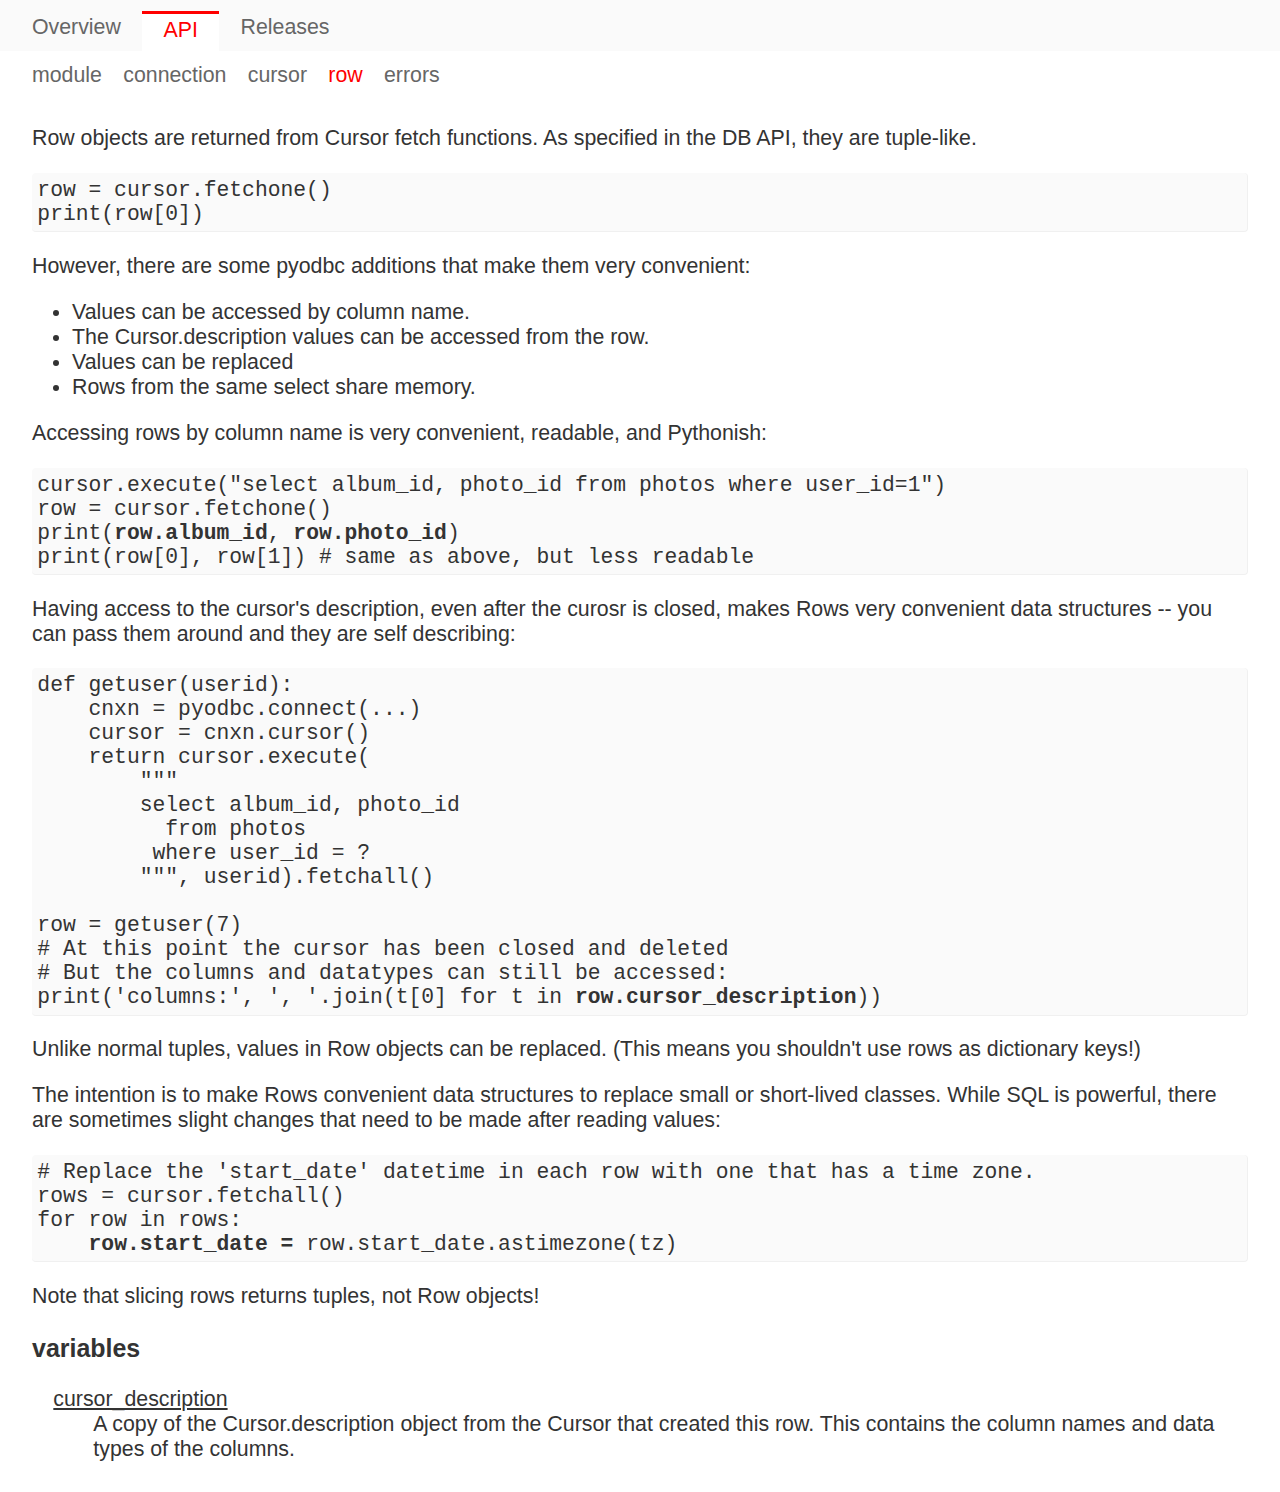
<file: docs/api-row.html>
<!DOCTYPE html>
<html lang="en">
  <head>
    <meta charset="utf-8">
    <meta http-equiv="X-UA-Compatible" content="IE=edge">
    <meta name="viewport" content="width=device-width, initial-scale=1">
    <title>pyodbc</title>
    <link href="styles.css" rel="stylesheet">
  </head>
  <body>

    <div class="navbar">
      <div><a href="index.html">Overview</a></div>
      <div class="active"><a href="api.html">API</a></div>
      <div><a href="releases.html">Releases</a></div>
    </div>
    <div class="subnav">
      <div><a href="api-module.html">module</a></div>
      <div><a href="api-connection.html">connection</a></div>
      <div><a href="api-cursor.html">cursor</a></div>
      <div class="active"><a href="api-row.html">row</a></div>
      <div><a href="api-errors.html">errors</a></div>
    </div>

    <div class="container">

      <p>Row objects are returned from Cursor fetch functions.  As specified in
        the DB API, they are tuple-like.</p>

<pre>
row = cursor.fetchone()
print(row[0])
</pre>

<p>However, there are some pyodbc additions that make them very convenient:</p>

<ul>
  <li>Values can be accessed by column name.</li>
  <li>The Cursor.description values can be accessed from the row.</li>
  <li>Values can be replaced</li>
  <li>Rows from the same select share memory.</li>
</ul>

<p>Accessing rows by column name is very convenient, readable, and Pythonish:</p>

<pre>
cursor.execute("select album_id, photo_id from photos where user_id=1")
row = cursor.fetchone()
print(<b>row.album_id</b>, <b>row.photo_id</b>)
print(row[0], row[1]) # same as above, but less readable
</pre>

<p>Having access to the cursor's description, even after the curosr is closed,
makes Rows very convenient data structures -- you can pass them around and they
are self describing:</p>

<pre>
def getuser(userid):
    cnxn = pyodbc.connect(...)
    cursor = cnxn.cursor()
    return cursor.execute(
        """
        select album_id, photo_id
          from photos
         where user_id = ?
        """, userid).fetchall()

row = getuser(7)
# At this point the cursor has been closed and deleted
# But the columns and datatypes can still be accessed:
print('columns:', ', '.join(t[0] for t in <b>row.cursor_description</b>))
</pre>

<p>Unlike normal tuples, values in Row objects can be replaced.  (This means you
  shouldn't use rows as dictionary keys!)</p>

<p>The intention is to make Rows convenient data structures to replace small or
short-lived classes.  While SQL is powerful, there are sometimes slight changes
that need to be made after reading values:</p>

<pre>
# Replace the 'start_date' datetime in each row with one that has a time zone.
rows = cursor.fetchall()
for row in rows:
    <b>row.start_date =</b> row.start_date.astimezone(tz)
</pre>

<p>Note that slicing rows returns tuples, not Row objects!</p>

<h3 id="variables">variables</h3>

<dl>
  <dt>cursor_description</dt>
  <dd>A copy of the Cursor.description object from the Cursor that created this
    row.  This contains the column names and data types of the columns.</dd>
</dl>

    <script src="https://ajax.googleapis.com/ajax/libs/jquery/3.1.1/jquery.min.js"></script>
    <script src="pyodbc.js"></script>
  </body>
</html>
</file>
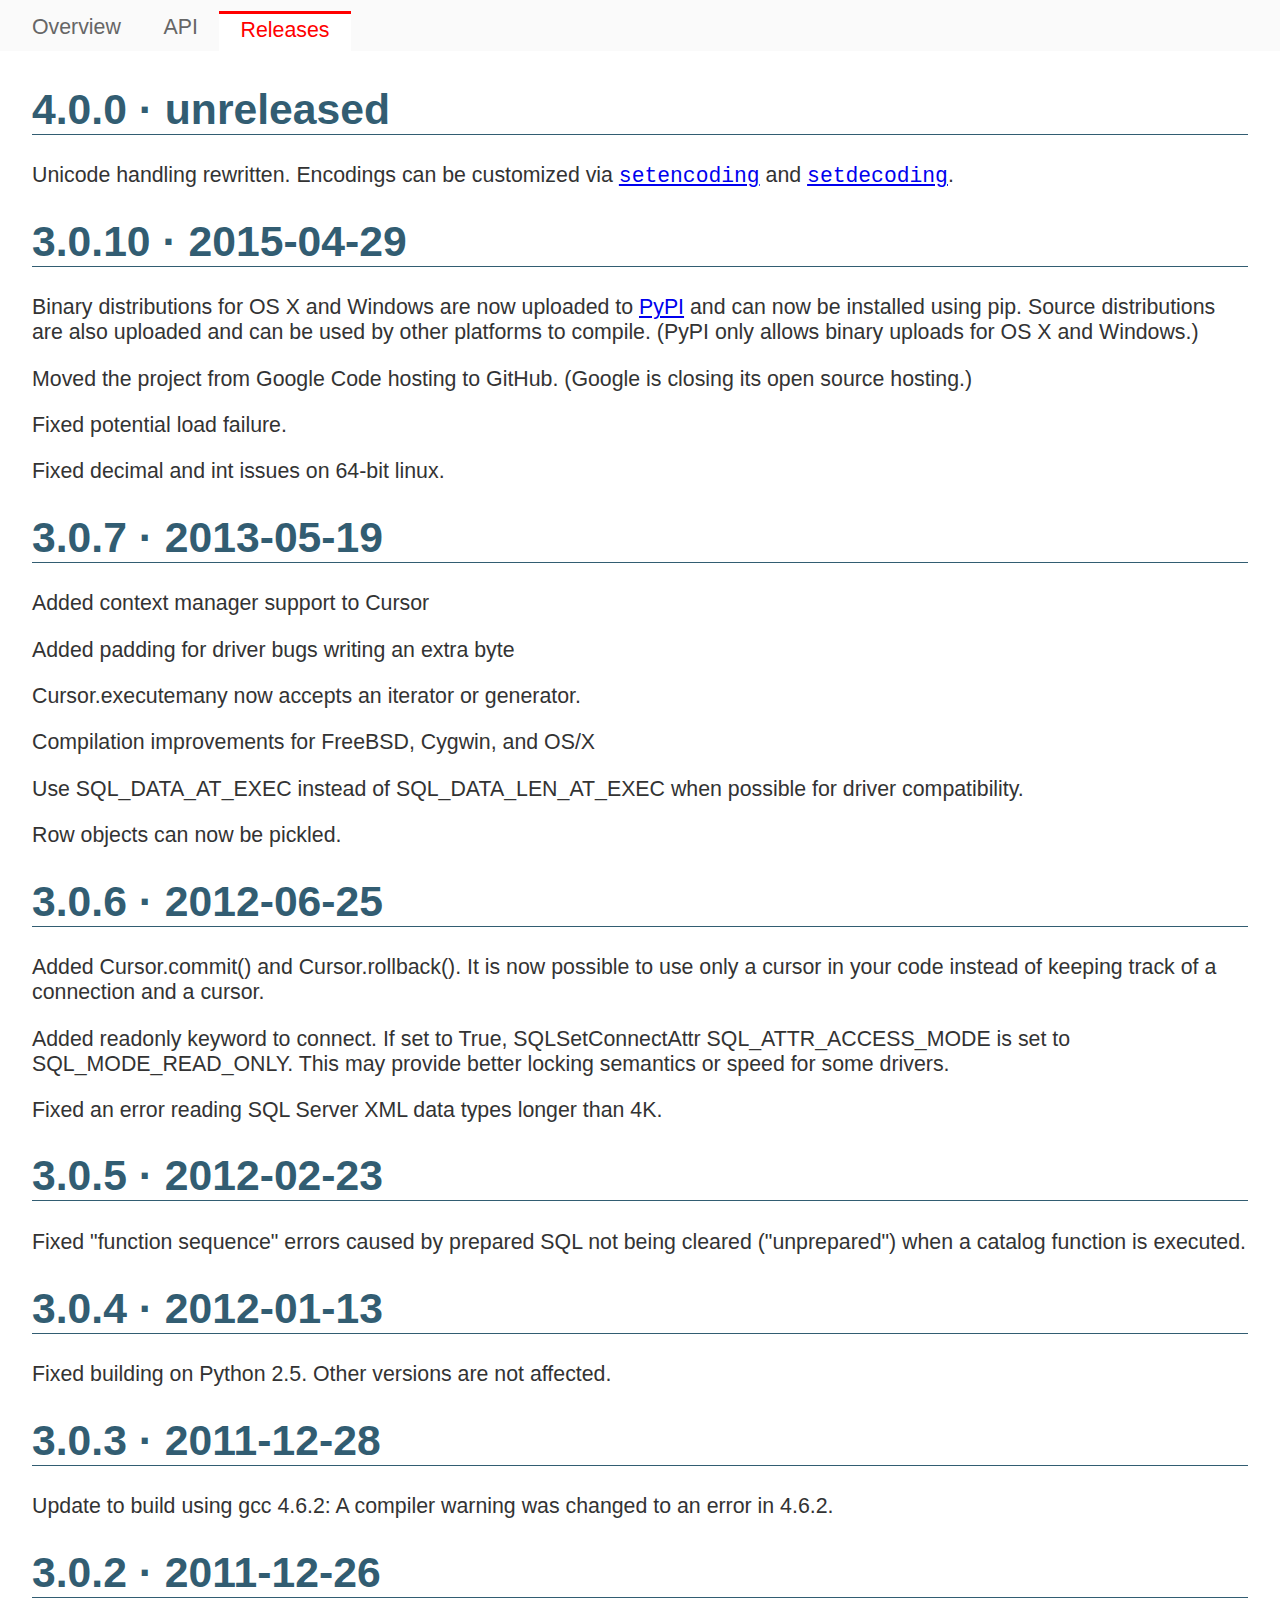
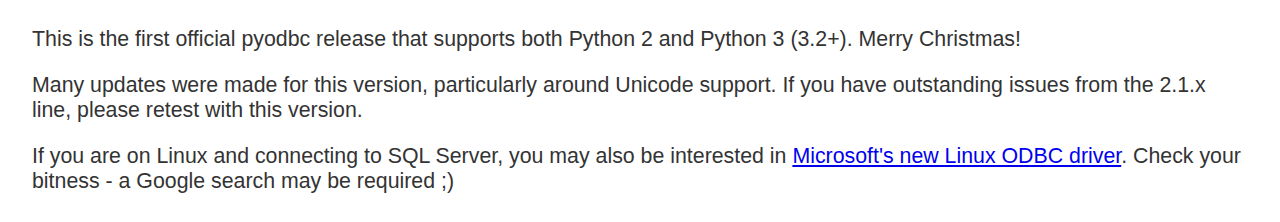
<file: docs/releases.html>
<!DOCTYPE html>
<html lang="en">
  <head>
    <meta charset="utf-8">
    <meta http-equiv="X-UA-Compatible" content="IE=edge">
    <meta name="viewport" content="width=device-width, initial-scale=1">
    <title>pyodbc</title>
    <link href="styles.css" rel="stylesheet">
  </head>
  <body>

    <div class="navbar">
      <div><a href="index.html">Overview</a></div>
      <div><a href="api.html">API</a></div>
      <div class="active"><a href="releases.html">Releases</a></div>
    </div>

    <div class="container">

      <h1>4.0.0 &middot; unreleased</h1>

      <p>Unicode handling rewritten.  Encodings can be customized via
        <tt><a href="api-connection.html#setencoding">setencoding</a></tt>
        and
        <tt><a href="api-connection.html#setdecoding">setdecoding</a></tt>.
      </p>

      <h1>3.0.10 &middot; 2015-04-29</h1>

      <p>Binary distributions for OS X and Windows are now uploaded to <a
                                                                           href="https://pypi.python.org/pypi?name=pyodbc&version=3.0.10&:action=display">PyPI</a>
        and can now be installed using pip.  Source distributions are also
        uploaded and can be used by other platforms to compile.  (PyPI only
        allows binary uploads for OS X and Windows.)</p>

      <p>Moved the project from Google Code hosting to GitHub.  (Google is
        closing its open source hosting.)</p>

      <p>Fixed potential load failure.</p>

      <p>Fixed decimal and int issues on 64-bit linux.</p>

      <h1>3.0.7 &middot; 2013-05-19</h1>

      <p>Added context manager support to Cursor</p>

      <p>Added padding for driver bugs writing an extra byte</p>

      <p>Cursor.executemany now accepts an iterator or generator.</p>

      <p>Compilation improvements for FreeBSD, Cygwin, and OS/X</p>

      <p>Use SQL_DATA_AT_EXEC instead of SQL_DATA_LEN_AT_EXEC when possible for
        driver compatibility.</p>

      <p>Row objects can now be pickled.</p>

      <h1>3.0.6 &middot; 2012-06-25</h1>

      <p>Added Cursor.commit() and Cursor.rollback(). It is now possible to use
        only a cursor in your code instead of keeping track of a connection and a
        cursor.</p>

      <p>Added readonly keyword to connect. If set to True, SQLSetConnectAttr
        SQL_ATTR_ACCESS_MODE is set to SQL_MODE_READ_ONLY. This may provide better
        locking semantics or speed for some drivers.</p>

      <p>Fixed an error reading SQL Server XML data types longer than 4K.</p>

      <h1>3.0.5 &middot; 2012-02-23</h1>

      <p>Fixed "function sequence" errors caused by prepared SQL not being cleared
        ("unprepared") when a catalog function is executed.</p>

      <h1>3.0.4 &middot; 2012-01-13</h1>

      <p>Fixed building on Python 2.5. Other versions are not affected.</p>

      <h1>3.0.3 &middot; 2011-12-28</h1>

      <p>Update to build using gcc 4.6.2: A compiler warning was changed to an error
        in 4.6.2.</p>

      <h1>3.0.2 &middot; 2011-12-26</h1>

      <p>This is the first official pyodbc release that supports both Python 2 and Python 3 (3.2+).  Merry Christmas!</p>

      <p>Many updates were made for this version, particularly around Unicode support.  If you have outstanding issues from the 2.1.x line, please retest with this version.</p>

      <p>If you are on Linux and connecting to SQL Server, you may also be
        interested in <a href="http://www.microsoft.com/download/en/details.aspx?id=28160">
        Microsoft's new Linux ODBC driver</a>.  Check your
        bitness - a Google search may be required ;)</p>

    </div>

    <script src="https://ajax.googleapis.com/ajax/libs/jquery/1.11.2/jquery.min.js"></script>
    <script src="https://maxcdn.bootstrapcdn.com/bootstrap/3.3.4/js/bootstrap.min.js"></script>
    <script src="pyodbc.js"></script>
  </body>
</html>
</file>
<file: docs/styles.css>
html,body {
    margin: 0;
    padding: 0;
    font-family: -apple-system, BlinkMacSystemFont, sans-serif;
    color: #333;
    font-size: 16pt;
}

h1 {
    color: #325d72;
    border-bottom: 1px solid #325d72;
}

h2 {
    color: #325d72;
}

pre {
    font-size: 16pt;
    background-color: #fafafa;
    padding: 0.25em 0.25em;
    border-radius: 4px;
    border-style: solid;
    border-width: 0 1px 1px 0;
    border-color: #f0f0f0;
}

tt {
    font-size: 16pt;
}

.hide {
    display: none;
}

.container {
    padding: 0.25em 1.5em;
}

/* ---- navbar ---- */

.navbar {
    display: flex;
    width: 100%;
    padding: 0.5em 0.5em 0 0.5em;
    background-color: #fafafa;
    /* border-bottom: 3px solid #fafafa; */
}

.navbar > * {
}

.navbar a {
    display: block;
    color: #666;
    text-decoration: none;
    padding: 4px 1em 8px 1em;
    margin-bottom: 0;
}

.navbar .active {
    border-top: 3px solid red;
    /* background-color: #FAFAFA; */
    background-color: white;
}

.navbar .active a {
    color: red;
}

/* ---- subnav ---- */

.subnav {
    display: flex;
    padding: 0 0.5em 0 1em;
    /* background-color: #FAFAFA; */
    /* border-bottom: 1px solid #ddd; */
}

.subnav a {
    display: block;
    padding: 12px 0.5em;
    text-decoration: none;
    color: #666;
}

.subnav .active a {
    color: red;
}

table {
    border: 1px solid #f0f0f0;
    padding: 0;
}

tr {
    border-width: 0;
}

thead th {
    text-align: left;
    padding: 0.25em 0.5em;
    background-color: #fdfdfd;
}

td {
    padding: 0.25em 0.5em;
    vertical-align: top;
}

tbody tr:nth-child(even) {
    background-color: #fdfdfd;
}


.text-nowrap {
    white-space: nowrap;
}

dl {
    margin: 0 1em;
    /* padding-left: 0.5em; */
    /* border-left: 2px solid #fdfdfd; */
}

dt {
    text-decoration: underline;
}
</file>
<file: pyodbc.css>
table.table {
  width: auto
}
</file>
